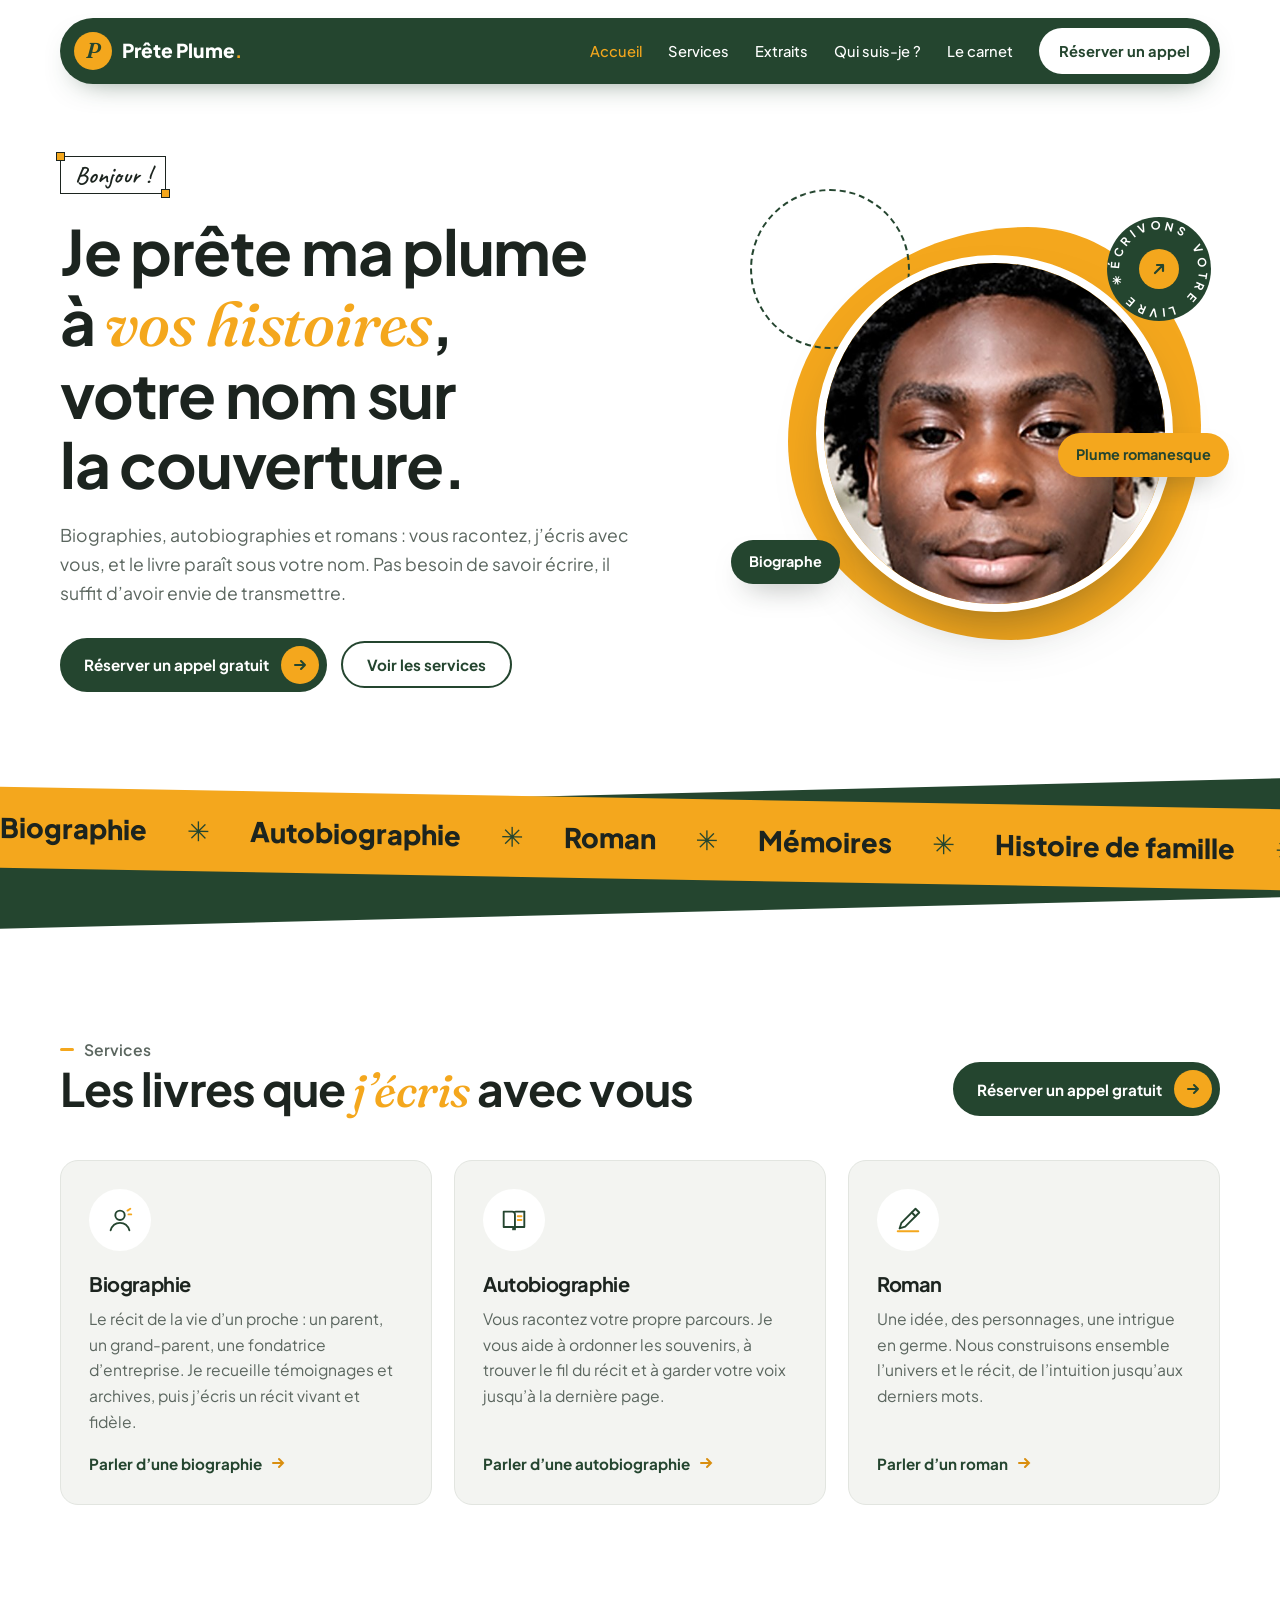
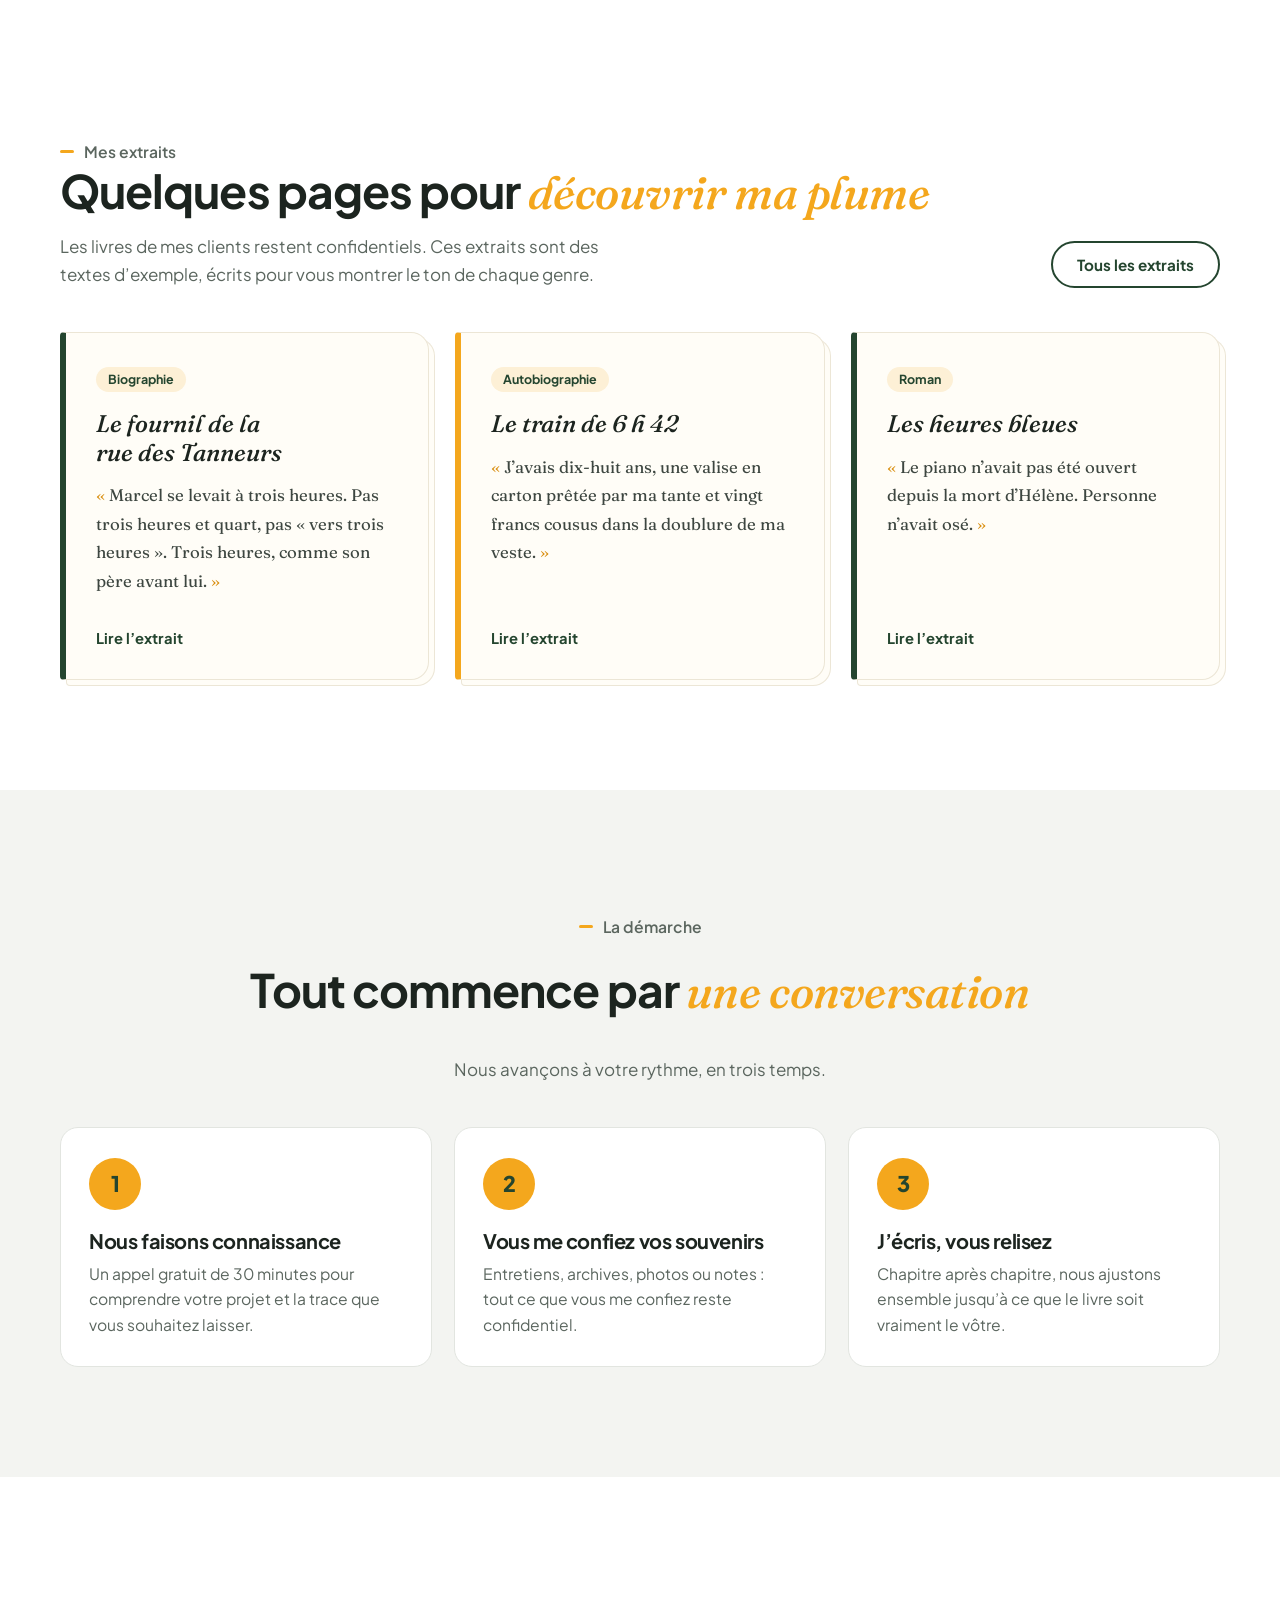
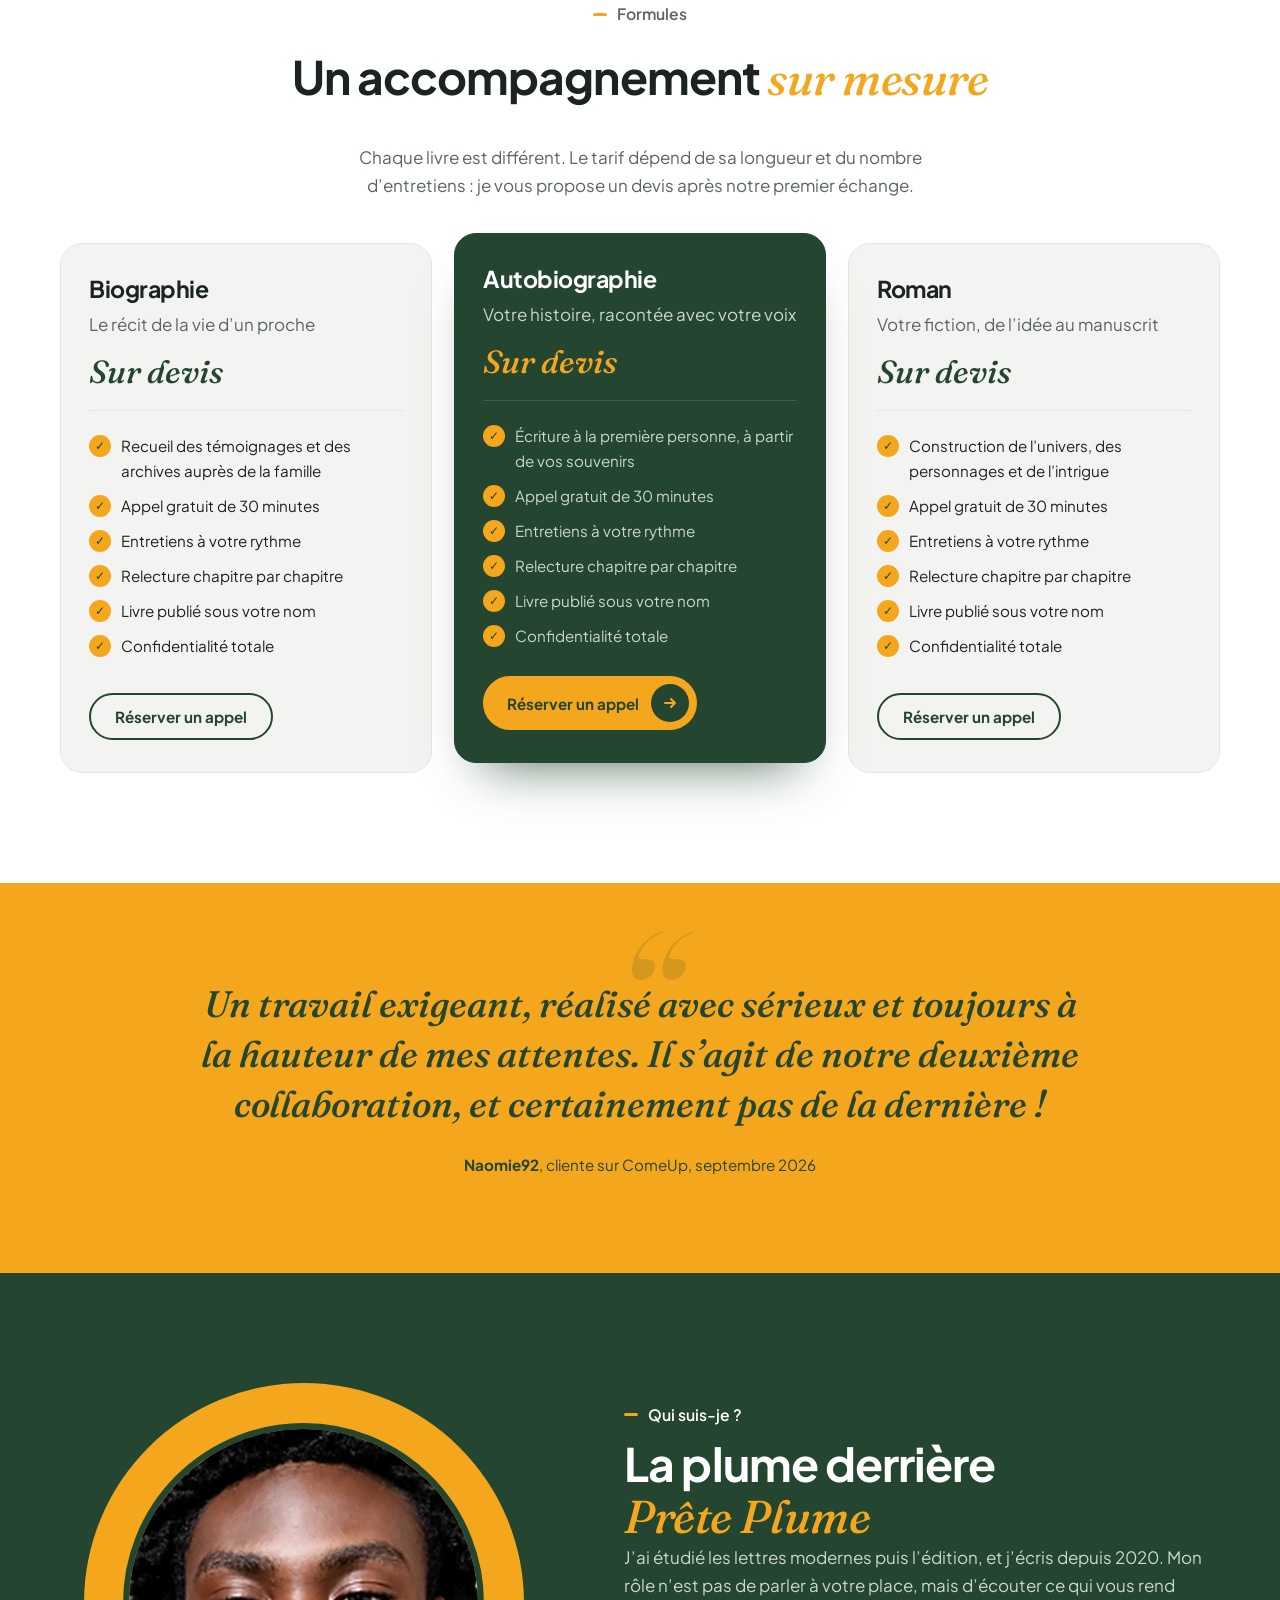
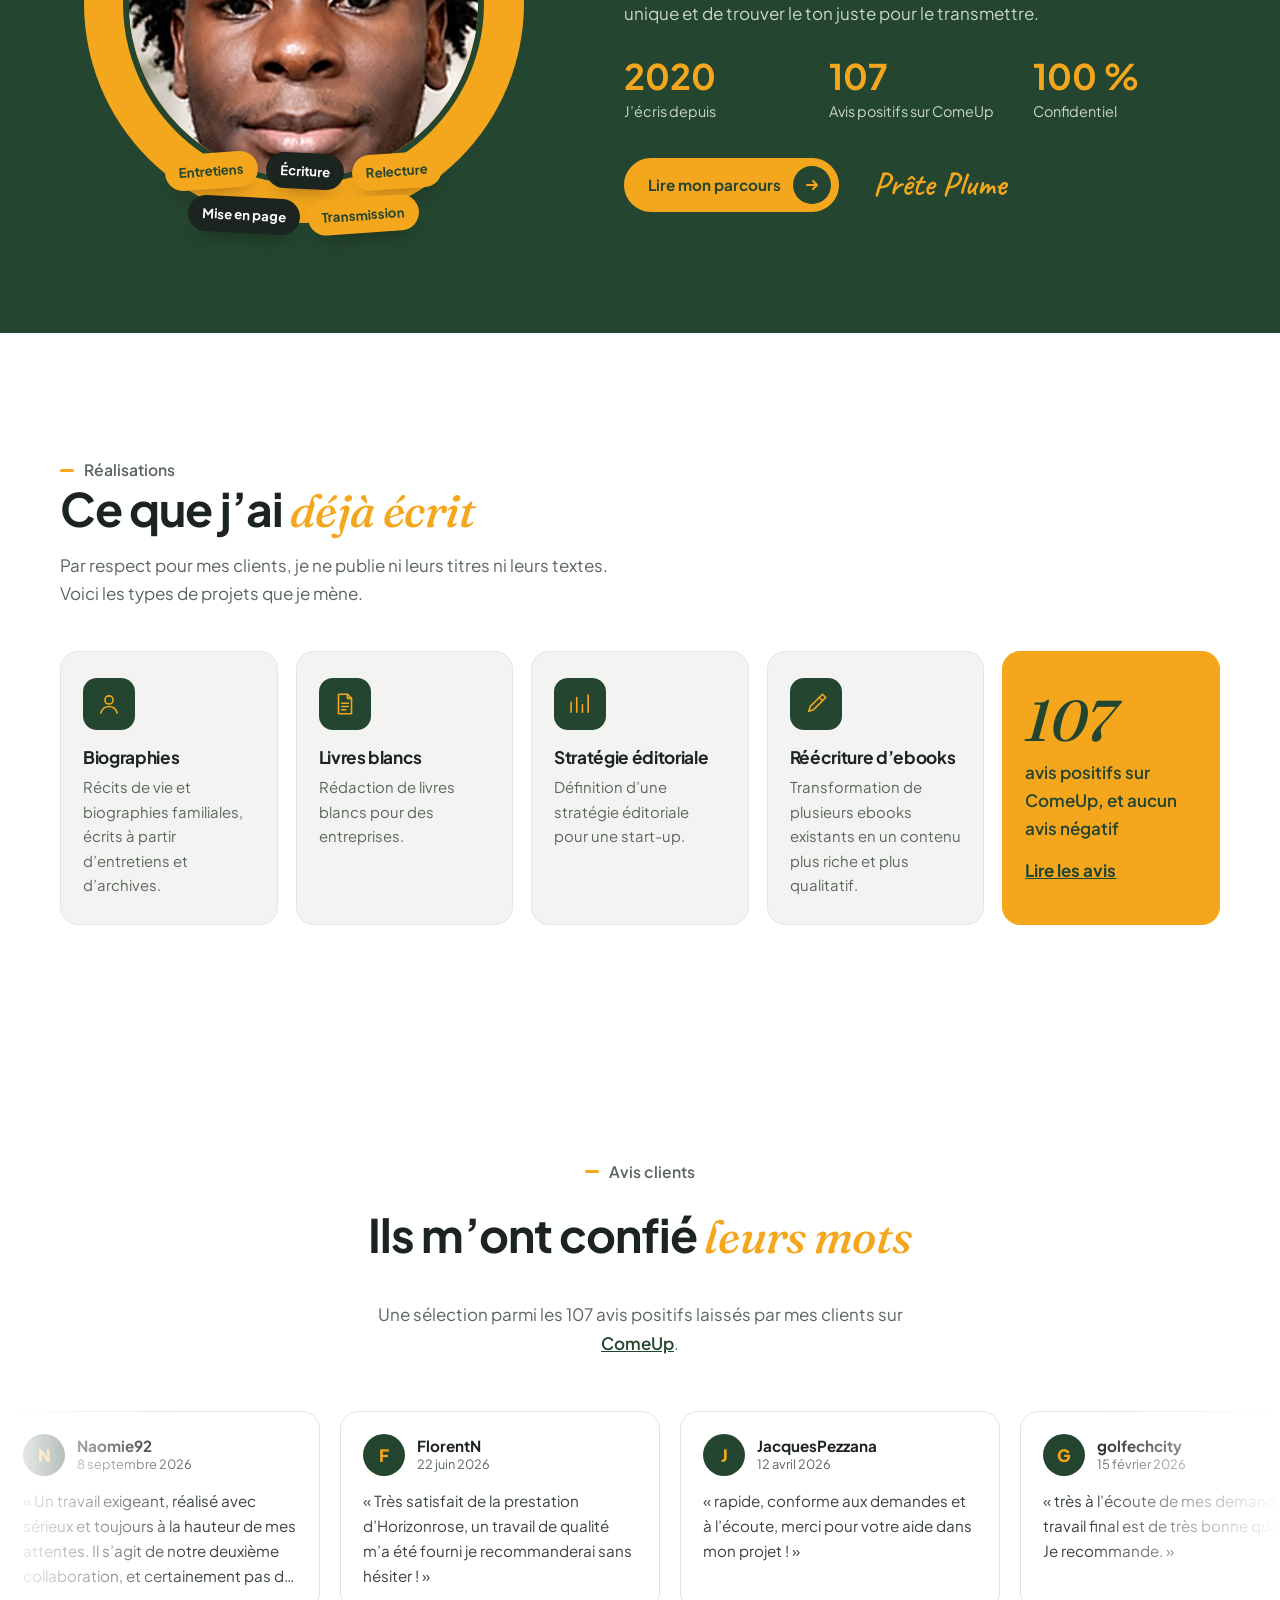
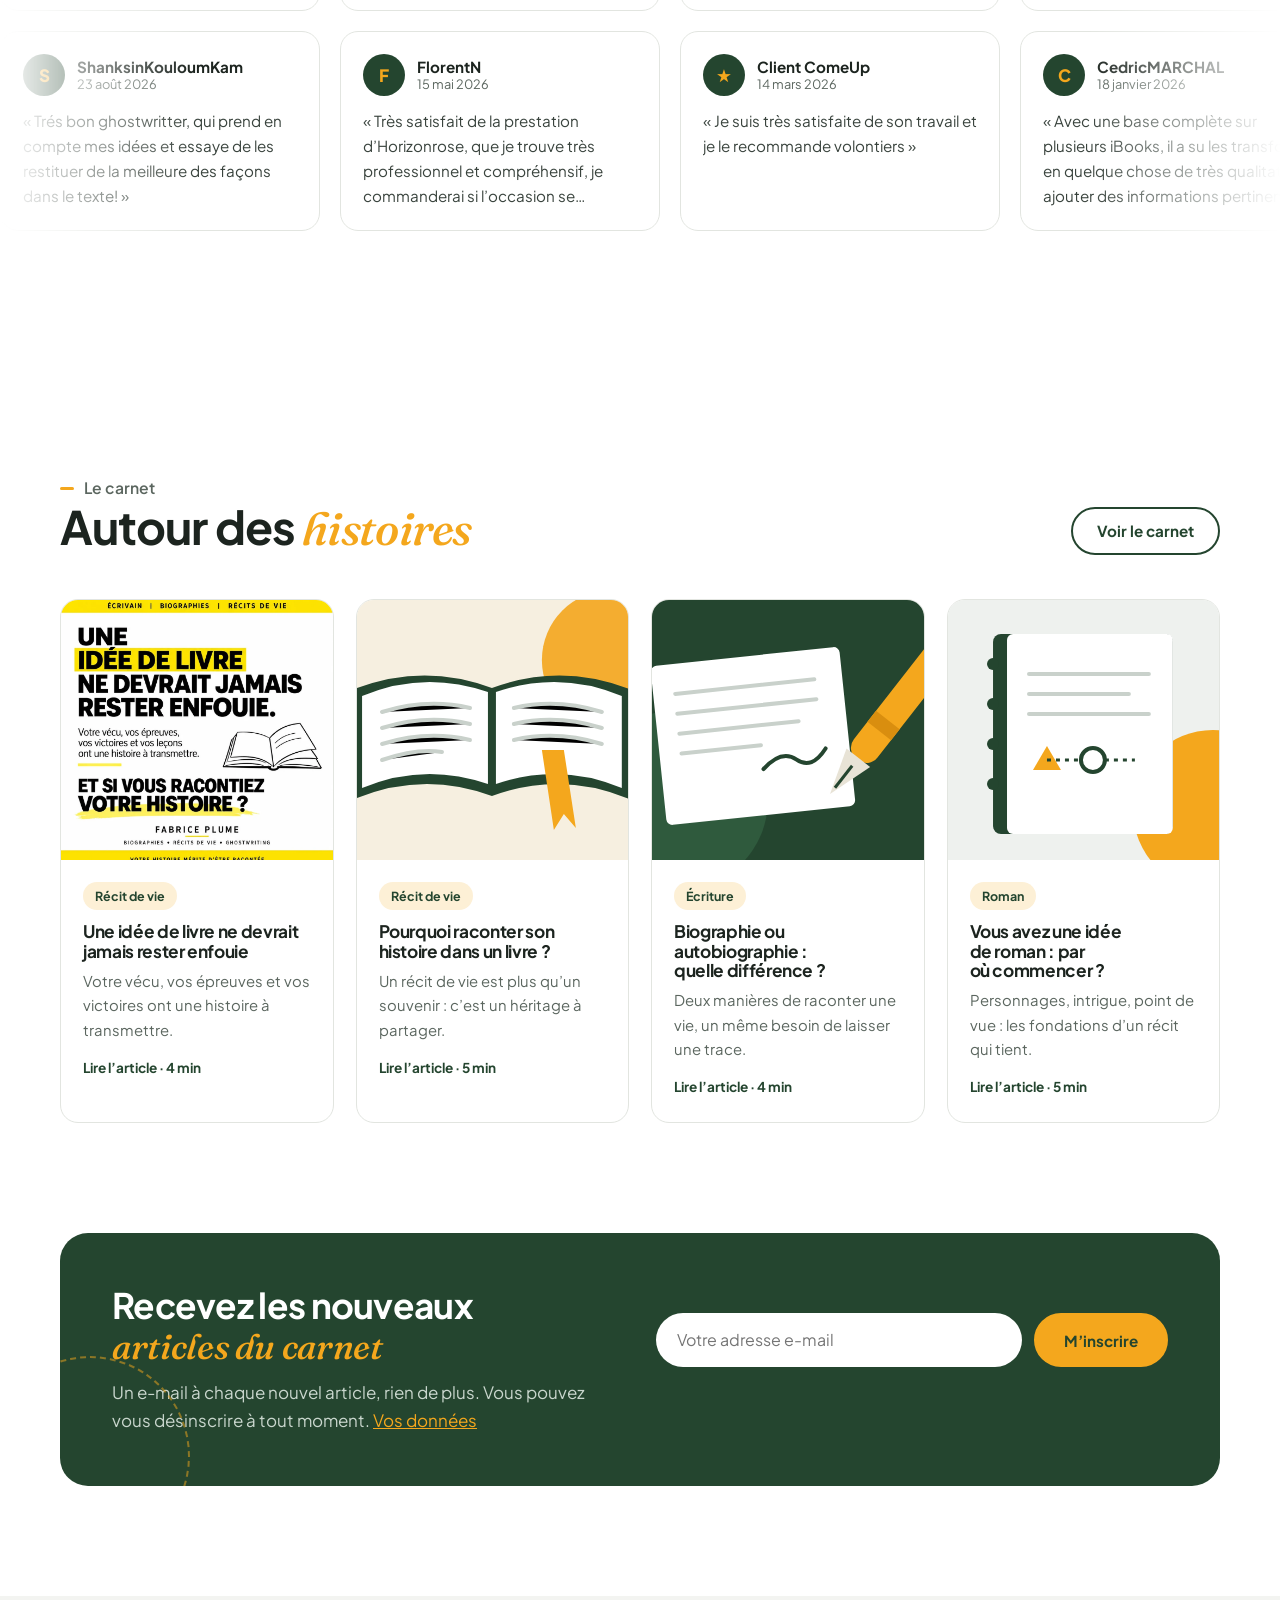
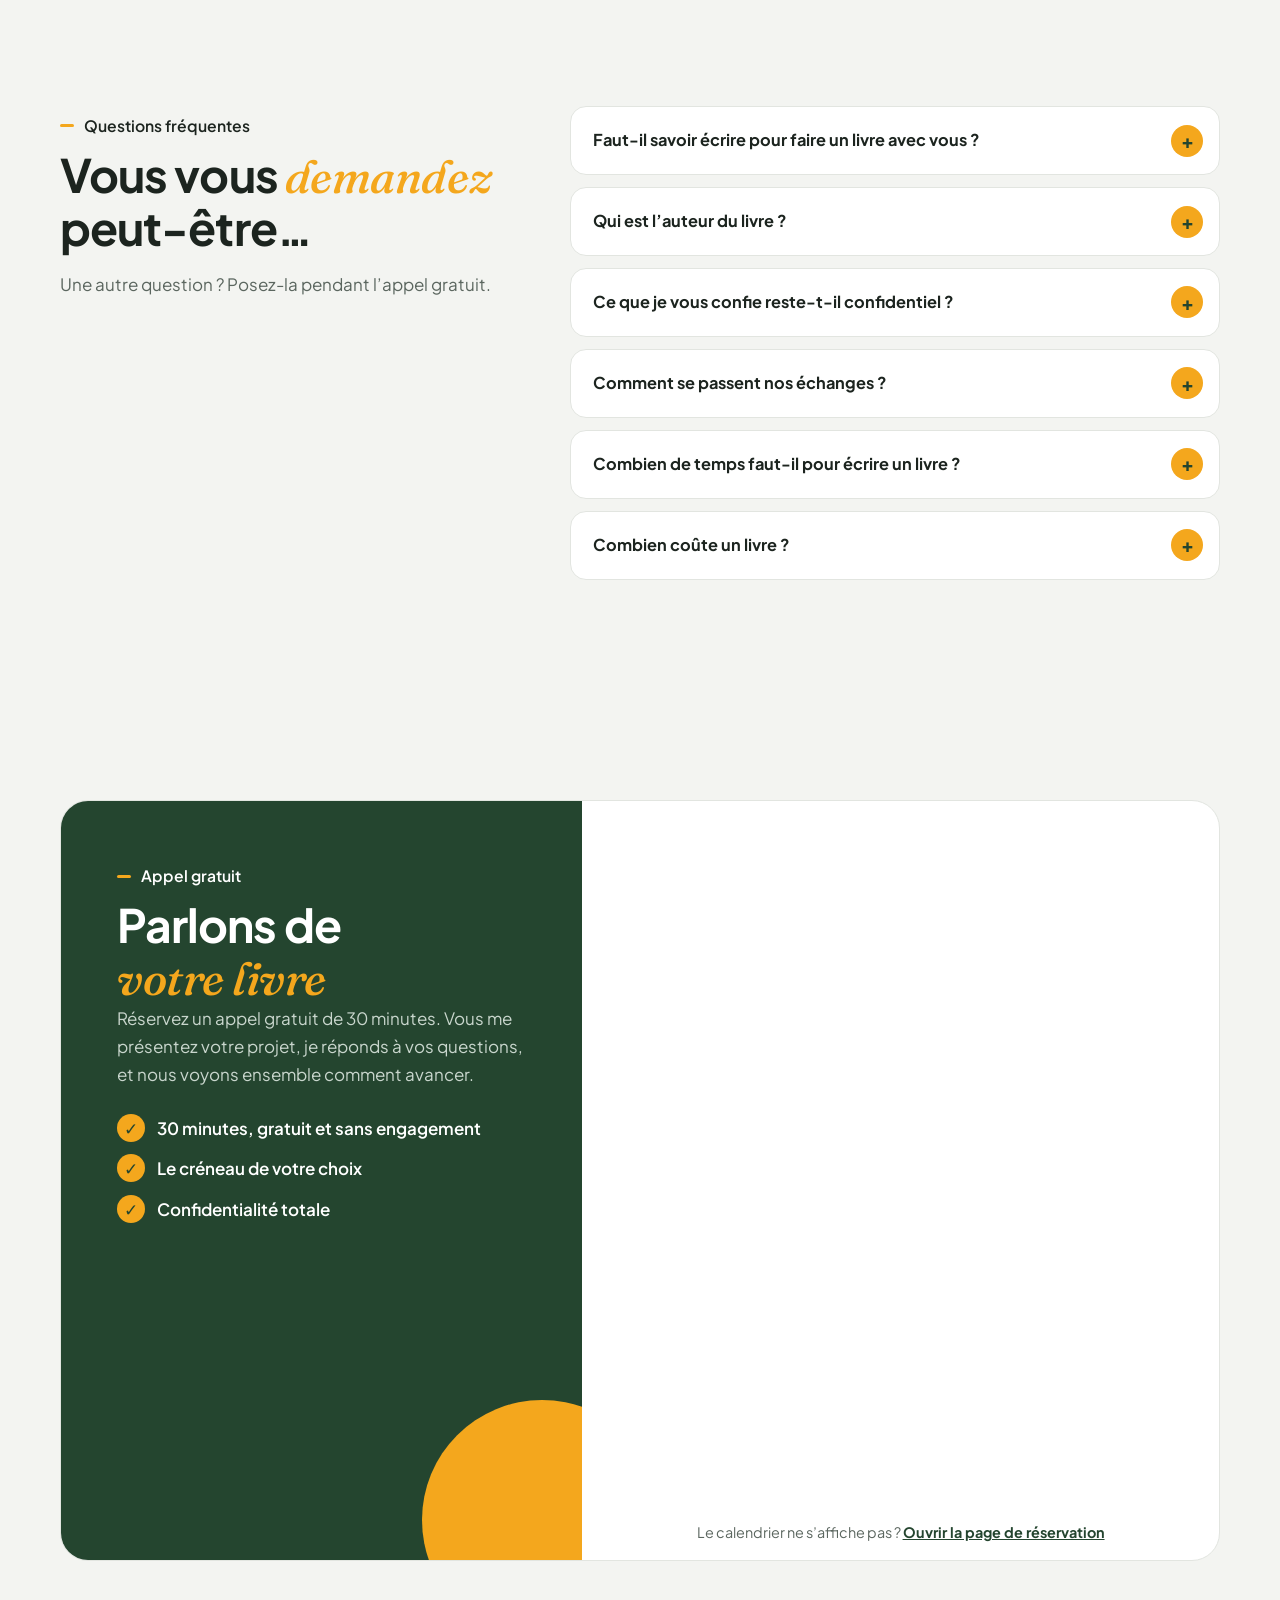
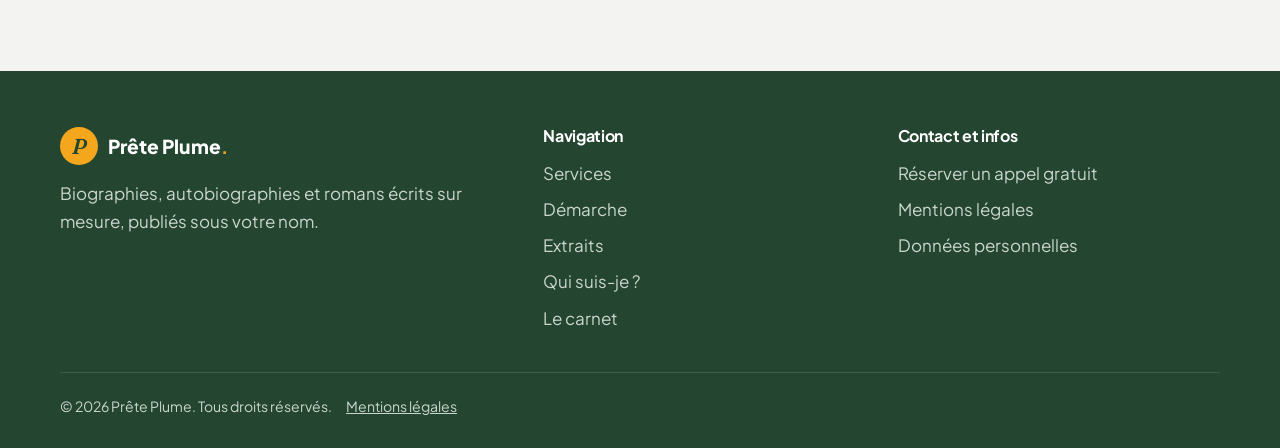
<file: index.html>
<!doctype html>
<html lang="fr">
<head>
  <meta charset="utf-8">
  <meta name="viewport" content="width=device-width, initial-scale=1">
  <title>Prête Plume, biographies, autobiographies et romans sur mesure</title>
  <meta name="description" content="Prête Plume écrit avec vous biographies, autobiographies et romans. Vous racontez, j’écris, et le livre paraît sous votre nom.">
  <link rel="icon" href="images/favicon.svg" type="image/svg+xml">
  <link rel="preconnect" href="https://fonts.googleapis.com">
  <link rel="preconnect" href="https://fonts.gstatic.com" crossorigin>
  <link href="https://fonts.googleapis.com/css2?family=Caveat:wght@600&family=Fraunces:ital,wght@0,400;1,400;1,500&family=Plus+Jakarta+Sans:wght@400;500;600;700;800&display=swap" rel="stylesheet">
  <link rel="stylesheet" href="styles.css">
</head>
<body>
  <div class="entete-zone">
    <header class="entete">
      <a class="logo" href="index.html"><span class="logo-rond" aria-hidden="true">P</span><span>Prête Plume<b>.</b></span></a>
      <button class="bouton-menu" type="button" aria-expanded="false" aria-controls="navigation">Menu</button>
      <nav class="navigation" id="navigation" aria-label="Navigation principale">
        <a href="index.html" aria-current="page">Accueil</a>
        <a href="#services">Services</a>
        <a href="#extraits">Extraits</a>
        <a href="qui-suis-je.html">Qui suis-je ?</a>
        <a href="blog.html">Le carnet</a>
        <a class="bouton-nav" href="#contact">Réserver un appel</a>
      </nav>
    </header>
  </div>

  <main>
    <section class="ouverture" aria-labelledby="titre">
      <div>
        <p class="salut">Bonjour !</p>
        <h1 id="titre">Je prête ma plume à <span class="accent">vos histoires</span>, votre nom sur la couverture.</h1>
        <p class="chapeau">Biographies, autobiographies et romans : vous racontez, j’écris avec vous, et le livre paraît sous votre nom. Pas besoin de savoir écrire, il suffit d’avoir envie de transmettre.</p>
        <div class="actions">
          <a class="bouton" href="#contact">Réserver un appel gratuit <span class="rond" aria-hidden="true"><svg viewBox="0 0 16 16" fill="none" stroke="currentColor" stroke-width="2" stroke-linecap="round" stroke-linejoin="round"><path d="M3 8h10M9 4l4 4-4 4"/></svg></span></a>
          <a class="bouton bouton-contour" href="#services">Voir les services</a>
        </div>
      </div>

      <div class="visuel">
        <div class="forme" aria-hidden="true"></div>
        <div class="forme-2" aria-hidden="true"></div>
        <div class="photo"><img src="images/portrait.jpg" alt="Portrait de l’auteur de Prête Plume" width="480" height="480"></div>
        <a class="badge" href="#contact" aria-label="Écrivons votre livre : me contacter">
          <svg class="texte-rond" viewBox="0 0 100 100" aria-hidden="true">
            <defs><path id="cercle-badge" d="M50 50 m-38 0 a38 38 0 1 1 76 0 a38 38 0 1 1 -76 0"/></defs>
            <text fill="currentColor" font-size="11" font-weight="700" font-family="Plus Jakarta Sans, sans-serif" xml:space="preserve"><textPath href="#cercle-badge" textLength="232" lengthAdjust="spacing">ÉCRIVONS  VOTRE  LIVRE  ✳</textPath></text>
          </svg>
          <span class="coeur" aria-hidden="true"><svg viewBox="0 0 16 16" fill="none" stroke="currentColor" stroke-width="2.2" stroke-linecap="round" stroke-linejoin="round"><path d="M4 12L12 4M6 4h6v6"/></svg></span>
        </a>
        <span class="pastille pastille-vert p1">Biographe</span>
        <span class="pastille pastille-jaune p2">Plume romanesque</span>
      </div>
    </section>

    <div class="bandeau" aria-hidden="true">
      <div class="bandeau-piste">
        <div class="bandeau-ruban">
          <span>Biographie</span><span>Autobiographie</span><span>Roman</span><span>Mémoires</span><span>Histoire de famille</span><span>Récit de vie</span>
          <span>Biographie</span><span>Autobiographie</span><span>Roman</span><span>Mémoires</span><span>Histoire de famille</span><span>Récit de vie</span>
        </div>
      </div>
    </div>

    <section class="section" id="services" aria-labelledby="titre-services">
      <div class="conteneur">
        <div class="section-entete">
          <div>
            <p class="surtitre">Services</p>
            <h2 id="titre-services">Les livres que <span class="accent">j’écris</span> avec vous</h2>
          </div>
          <a class="bouton" href="#contact">Réserver un appel gratuit <span class="rond" aria-hidden="true"><svg viewBox="0 0 16 16" fill="none" stroke="currentColor" stroke-width="2" stroke-linecap="round" stroke-linejoin="round"><path d="M3 8h10M9 4l4 4-4 4"/></svg></span></a>
        </div>
        <div class="cartes">
          <article class="carte">
            <span class="icone" aria-hidden="true"><svg viewBox="0 0 32 32" fill="none" stroke="#24452f" stroke-width="2" stroke-linecap="round" stroke-linejoin="round"><circle cx="16" cy="11" r="5"/><path d="M6 27c1.5-5 5.5-8 10-8s8.5 3 10 8"/><path d="M24 6l3-2M25 10h3" stroke="#f4a71d"/></svg></span>
            <h3>Biographie</h3>
            <p>Le récit de la vie d’un proche : un parent, un grand-parent, une fondatrice d’entreprise. Je recueille témoignages et archives, puis j’écris un récit vivant et fidèle.</p>
            <a class="lien" href="#contact">Parler d’une biographie <svg viewBox="0 0 16 16" fill="none" stroke="currentColor" stroke-width="2" stroke-linecap="round"><path d="M3 8h10M9 4l4 4-4 4"/></svg></a>
          </article>
          <article class="carte">
            <span class="icone" aria-hidden="true"><svg viewBox="0 0 32 32" fill="none" stroke="#24452f" stroke-width="2" stroke-linecap="round" stroke-linejoin="round"><path d="M5 7h9a3 3 0 013 3v16a2.5 2.5 0 00-2.5-2.5H5z"/><path d="M27 7h-9a3 3 0 00-1 .2"/><path d="M27 7v16.5h-9.5A2.5 2.5 0 0015 26"/><path d="M20 12h4M20 16h4" stroke="#f4a71d"/></svg></span>
            <h3>Autobiographie</h3>
            <p>Vous racontez votre propre parcours. Je vous aide à ordonner les souvenirs, à trouver le fil du récit et à garder votre voix jusqu’à la dernière page.</p>
            <a class="lien" href="#contact">Parler d’une autobiographie <svg viewBox="0 0 16 16" fill="none" stroke="currentColor" stroke-width="2" stroke-linecap="round"><path d="M3 8h10M9 4l4 4-4 4"/></svg></a>
          </article>
          <article class="carte">
            <span class="icone" aria-hidden="true"><svg viewBox="0 0 32 32" fill="none" stroke="#24452f" stroke-width="2" stroke-linecap="round" stroke-linejoin="round"><path d="M24 4l4 4-15 15-6 2 2-6z"/><path d="M20 8l4 4"/><path d="M5 28h22" stroke="#f4a71d"/></svg></span>
            <h3>Roman</h3>
            <p>Une idée, des personnages, une intrigue en germe. Nous construisons ensemble l’univers et le récit, de l’intuition jusqu’aux derniers mots.</p>
            <a class="lien" href="#contact">Parler d’un roman <svg viewBox="0 0 16 16" fill="none" stroke="currentColor" stroke-width="2" stroke-linecap="round"><path d="M3 8h10M9 4l4 4-4 4"/></svg></a>
          </article>
        </div>
      </div>
    </section>

    <section class="section extraits" id="extraits" aria-labelledby="titre-extraits">
      <div class="conteneur">
        <div class="section-entete">
          <div>
            <p class="surtitre">Mes extraits</p>
            <h2 id="titre-extraits">Quelques pages pour <span class="accent">découvrir ma plume</span></h2>
            <p>Les livres de mes clients restent confidentiels. Ces extraits sont des textes d’exemple, écrits pour vous montrer le ton de chaque genre.</p>
          </div>
          <a class="bouton bouton-contour" href="extraits.html">Tous les extraits</a>
        </div>
        <div class="pages-livre">
          <a class="page-livre" href="extraits.html#biographie">
            <span class="page-genre">Biographie</span>
            <h3>Le fournil de la rue des Tanneurs</h3>
            <p>Marcel se levait à trois heures. Pas trois heures et quart, pas « vers trois heures ». Trois heures, comme son père avant lui.</p>
            <span class="page-lire">Lire l’extrait</span>
          </a>
          <a class="page-livre" href="extraits.html#autobiographie">
            <span class="page-genre">Autobiographie</span>
            <h3>Le train de 6 h 42</h3>
            <p>J’avais dix-huit ans, une valise en carton prêtée par ma tante et vingt francs cousus dans la doublure de ma veste.</p>
            <span class="page-lire">Lire l’extrait</span>
          </a>
          <a class="page-livre" href="extraits.html#roman">
            <span class="page-genre">Roman</span>
            <h3>Les heures bleues</h3>
            <p>Le piano n’avait pas été ouvert depuis la mort d’Hélène. Personne n’avait osé.</p>
            <span class="page-lire">Lire l’extrait</span>
          </a>
        </div>
      </div>
    </section>

    <section class="section demarche" id="demarche" aria-labelledby="titre-demarche">
      <div class="conteneur">
        <div class="section-entete centre">
          <p class="surtitre">La démarche</p>
          <h2 id="titre-demarche">Tout commence par <span class="accent">une conversation</span></h2>
          <p>Nous avançons à votre rythme, en trois temps.</p>
        </div>
        <ol class="etapes">
          <li>
            <h3>Nous faisons connaissance</h3>
            <p>Un appel gratuit de 30 minutes pour comprendre votre projet et la trace que vous souhaitez laisser.</p>
          </li>
          <li>
            <h3>Vous me confiez vos souvenirs</h3>
            <p>Entretiens, archives, photos ou notes : tout ce que vous me confiez reste confidentiel.</p>
          </li>
          <li>
            <h3>J’écris, vous relisez</h3>
            <p>Chapitre après chapitre, nous ajustons ensemble jusqu’à ce que le livre soit vraiment le vôtre.</p>
          </li>
        </ol>
      </div>
    </section>

    <section class="section formules" id="formules" aria-labelledby="titre-formules">
      <div class="conteneur">
        <div class="section-entete centre">
          <p class="surtitre">Formules</p>
          <h2 id="titre-formules">Un accompagnement <span class="accent">sur mesure</span></h2>
          <p>Chaque livre est différent. Le tarif dépend de sa longueur et du nombre d’entretiens : je vous propose un devis après notre premier échange.</p>
        </div>
        <div class="formules-grille">
          <article class="formule">
            <h3>Biographie</h3>
            <p class="formule-sous">Le récit de la vie d’un proche</p>
            <p class="formule-prix">Sur devis</p>
            <ul class="formule-liste"><li>Recueil des témoignages et des archives auprès de la famille</li><li>Appel gratuit de 30 minutes</li><li>Entretiens à votre rythme</li><li>Relecture chapitre par chapitre</li><li>Livre publié sous votre nom</li><li>Confidentialité totale</li></ul>
            <a class="bouton bouton-contour" href="#contact">Réserver un appel</a>
          </article>
          <article class="formule formule-vedette">
            <h3>Autobiographie</h3>
            <p class="formule-sous">Votre histoire, racontée avec votre voix</p>
            <p class="formule-prix">Sur devis</p>
            <ul class="formule-liste"><li>Écriture à la première personne, à partir de vos souvenirs</li><li>Appel gratuit de 30 minutes</li><li>Entretiens à votre rythme</li><li>Relecture chapitre par chapitre</li><li>Livre publié sous votre nom</li><li>Confidentialité totale</li></ul>
            <a class="bouton bouton-jaune" href="#contact">Réserver un appel <span class="rond" aria-hidden="true"><svg viewBox="0 0 16 16" fill="none" stroke="currentColor" stroke-width="2" stroke-linecap="round" stroke-linejoin="round"><path d="M3 8h10M9 4l4 4-4 4"/></svg></span></a>
          </article>
          <article class="formule">
            <h3>Roman</h3>
            <p class="formule-sous">Votre fiction, de l’idée au manuscrit</p>
            <p class="formule-prix">Sur devis</p>
            <ul class="formule-liste"><li>Construction de l’univers, des personnages et de l’intrigue</li><li>Appel gratuit de 30 minutes</li><li>Entretiens à votre rythme</li><li>Relecture chapitre par chapitre</li><li>Livre publié sous votre nom</li><li>Confidentialité totale</li></ul>
            <a class="bouton bouton-contour" href="#contact">Réserver un appel</a>
          </article>
        </div>
      </div>
    </section>

    <section class="citation" aria-label="Avis client">
      <div class="conteneur">
        <span class="citation-guillemet" aria-hidden="true">“</span>
        <blockquote>
          <p>Un travail exigeant, réalisé avec sérieux et toujours à la hauteur de mes attentes. Il s’agit de notre deuxième collaboration, et certainement pas de la dernière !</p>
          <footer><strong>Naomie92</strong>, cliente sur ComeUp, septembre 2026</footer>
        </blockquote>
      </div>
    </section>

    <section class="section apropos" aria-labelledby="titre-apropos">
      <div class="conteneur">
        <div class="apropos-visuel">
          <div class="cercle" aria-hidden="true"></div>
          <div class="photo"><img src="images/portrait.jpg" alt="" width="480" height="480" loading="lazy"></div>
          <div class="nuage" aria-hidden="true"><span>Entretiens</span><span>Écriture</span><span>Relecture</span><span>Mise en page</span><span>Transmission</span></div>
        </div>
        <div>
          <p class="surtitre">Qui suis-je ?</p>
          <h2 id="titre-apropos">La plume derrière <span class="accent">Prête Plume</span></h2>
          <p>J’ai étudié les lettres modernes puis l’édition, et j’écris depuis 2020. Mon rôle n’est pas de parler à votre place, mais d’écouter ce qui vous rend unique et de trouver le ton juste pour le transmettre.</p>
          <ul class="chiffres">
            <li><strong>2020</strong><span>J’écris depuis</span></li>
            <li><strong>107</strong><span>Avis positifs sur ComeUp</span></li>
            <li><strong>100 %</strong><span>Confidentiel</span></li>
          </ul>
          <div class="actions">
            <a class="bouton bouton-jaune" href="qui-suis-je.html">Lire mon parcours <span class="rond" aria-hidden="true"><svg viewBox="0 0 16 16" fill="none" stroke="currentColor" stroke-width="2" stroke-linecap="round" stroke-linejoin="round"><path d="M3 8h10M9 4l4 4-4 4"/></svg></span></a>
            <span class="signature" aria-hidden="true">Prête Plume</span>
          </div>
        </div>
      </div>
    </section>

    <section class="section realisations" id="realisations" aria-labelledby="titre-realisations">
      <div class="conteneur">
        <div class="section-entete">
          <div>
            <p class="surtitre">Réalisations</p>
            <h2 id="titre-realisations">Ce que j’ai <span class="accent">déjà écrit</span></h2>
            <p>Par respect pour mes clients, je ne publie ni leurs titres ni leurs textes. Voici les types de projets que je mène.</p>
          </div>
        </div>
        <div class="realisations-grille">
          <article class="realisation">
            <span class="realisation-icone" aria-hidden="true"><svg viewBox="0 0 32 32" fill="none" stroke="currentColor" stroke-width="2" stroke-linecap="round" stroke-linejoin="round"><circle cx="16" cy="11" r="5"/><path d="M6 27c1.5-5 5.5-8 10-8s8.5 3 10 8"/></svg></span>
            <h3>Biographies</h3>
            <p>Récits de vie et biographies familiales, écrits à partir d’entretiens et d’archives.</p>
          </article>
          <article class="realisation">
            <span class="realisation-icone" aria-hidden="true"><svg viewBox="0 0 32 32" fill="none" stroke="currentColor" stroke-width="2" stroke-linecap="round" stroke-linejoin="round"><path d="M8 4h11l5 5v19H8z"/><path d="M19 4v5h5M12 15h8M12 19h8M12 23h5"/></svg></span>
            <h3>Livres blancs</h3>
            <p>Rédaction de livres blancs pour des entreprises.</p>
          </article>
          <article class="realisation">
            <span class="realisation-icone" aria-hidden="true"><svg viewBox="0 0 32 32" fill="none" stroke="currentColor" stroke-width="2" stroke-linecap="round" stroke-linejoin="round"><path d="M5 26V14M12 26V8M19 26v-9M26 26V5"/></svg></span>
            <h3>Stratégie éditoriale</h3>
            <p>Définition d’une stratégie éditoriale pour une start-up.</p>
          </article>
          <article class="realisation">
            <span class="realisation-icone" aria-hidden="true"><svg viewBox="0 0 32 32" fill="none" stroke="currentColor" stroke-width="2" stroke-linecap="round" stroke-linejoin="round"><path d="M24 4l4 4-15 15-6 2 2-6z"/><path d="M20 8l4 4"/></svg></span>
            <h3>Réécriture d’ebooks</h3>
            <p>Transformation de plusieurs ebooks existants en un contenu plus riche et plus qualitatif.</p>
          </article>
          <div class="realisation realisation-chiffre">
            <strong>107</strong>
            <span>avis positifs sur ComeUp, et aucun avis négatif</span>
            <a href="#avis">Lire les avis</a>
          </div>
        </div>
      </div>
    </section>

    <section class="section avis" id="avis" aria-labelledby="titre-avis">
      <div class="conteneur">
        <div class="section-entete centre">
          <p class="surtitre">Avis clients</p>
          <h2 id="titre-avis">Ils m’ont confié <span class="accent">leurs mots</span></h2>
          <p>Une sélection parmi les 107 avis positifs laissés par mes clients sur <a href="https://comeup.com/fr/@horizonrose" target="_blank" rel="noopener">ComeUp</a>.</p>
        </div>
      </div>
      <!-- Avis réels recopiés depuis le profil ComeUp, sans modification -->
      <div class="defile">
        <div class="defile-piste">
            <figure class="avis-carte">
              <div class="avis-tete"><span class="avis-initiale" aria-hidden="true">N</span><figcaption><strong>Naomie92</strong><time datetime="2026-09-08">8 septembre 2026</time></figcaption></div>
              <blockquote>« Un travail exigeant, réalisé avec sérieux et toujours à la hauteur de mes attentes. Il s’agit de notre deuxième collaboration, et certainement pas de la dernière ! »</blockquote>
            </figure>
            <figure class="avis-carte">
              <div class="avis-tete"><span class="avis-initiale" aria-hidden="true">F</span><figcaption><strong>FlorentN</strong><time datetime="2026-06-22">22 juin 2026</time></figcaption></div>
              <blockquote>« Très satisfait de la prestation d’Horizonrose, un travail de qualité m’a été fourni je recommanderai sans hésiter ! »</blockquote>
            </figure>
            <figure class="avis-carte">
              <div class="avis-tete"><span class="avis-initiale" aria-hidden="true">J</span><figcaption><strong>JacquesPezzana</strong><time datetime="2026-04-12">12 avril 2026</time></figcaption></div>
              <blockquote>« rapide, conforme aux demandes et à l’écoute, merci pour votre aide dans mon projet ! »</blockquote>
            </figure>
            <figure class="avis-carte">
              <div class="avis-tete"><span class="avis-initiale" aria-hidden="true">G</span><figcaption><strong>golfechcity</strong><time datetime="2026-02-15">15 février 2026</time></figcaption></div>
              <blockquote>« très à l’écoute de mes demandes. Le travail final est de très bonne qualité. Je recommande. »</blockquote>
            </figure>
            <figure class="avis-carte">
              <div class="avis-tete"><span class="avis-initiale" aria-hidden="true">I</span><figcaption><strong>Isabelle45</strong><time datetime="2026-01-06">6 janvier 2026</time></figcaption></div>
              <blockquote>« Je suis très satisfaite du design proposé par Horizonrose. C’est sobre et je suis ravie des photos. Merci pour cette belle proposition. »</blockquote>
            </figure>
        </div>
      </div>
      <div class="defile defile-inverse">
        <div class="defile-piste">
            <figure class="avis-carte">
              <div class="avis-tete"><span class="avis-initiale" aria-hidden="true">S</span><figcaption><strong>ShanksinKouloumKam</strong><time datetime="2026-08-23">23 août 2026</time></figcaption></div>
              <blockquote>« Trés bon ghostwritter, qui prend en compte mes idées et essaye de les restituer de la meilleure des façons dans le texte! »</blockquote>
            </figure>
            <figure class="avis-carte">
              <div class="avis-tete"><span class="avis-initiale" aria-hidden="true">F</span><figcaption><strong>FlorentN</strong><time datetime="2026-05-15">15 mai 2026</time></figcaption></div>
              <blockquote>« Très satisfait de la prestation d’Horizonrose, que je trouve très professionnel et compréhensif, je commanderai si l’occasion se présente… »</blockquote>
            </figure>
            <figure class="avis-carte">
              <div class="avis-tete"><span class="avis-initiale" aria-hidden="true">★</span><figcaption><strong>Client ComeUp</strong><time datetime="2026-03-14">14 mars 2026</time></figcaption></div>
              <blockquote>« Je suis très satisfaite de son travail et je le recommande volontiers »</blockquote>
            </figure>
            <figure class="avis-carte">
              <div class="avis-tete"><span class="avis-initiale" aria-hidden="true">C</span><figcaption><strong>CedricMARCHAL</strong><time datetime="2026-01-18">18 janvier 2026</time></figcaption></div>
              <blockquote>« Avec une base complète sur plusieurs iBooks, il a su les transformer en quelque chose de très qualitatif et ajouter des informations pertinentes sur des sujets… »</blockquote>
            </figure>
        </div>
      </div>
    </section>

    <section class="section" aria-labelledby="titre-carnet">
      <div class="conteneur">
        <div class="section-entete">
          <div>
            <p class="surtitre">Le carnet</p>
            <h2 id="titre-carnet">Autour des <span class="accent">histoires</span></h2>
          </div>
          <a class="bouton bouton-contour" href="blog.html">Voir le carnet</a>
        </div>
        <div class="articles">
          <a class="article" href="article-idee-de-livre.html"><img src="images/idee-de-livre.webp" alt="" width="400" height="260" loading="lazy" class="vignette-carree"><div><span class="categorie">Récit de vie</span><h3 class="h3">Une idée de livre ne devrait jamais rester enfouie</h3><p>Votre vécu, vos épreuves et vos victoires ont une histoire à transmettre.</p><span class="lire">Lire l’article · 4 min</span></div></a>
          <a class="article" href="article-raconter-son-histoire.html"><img src="images/livre-ouvert.svg" alt="" width="400" height="260" loading="lazy"><div><span class="categorie">Récit de vie</span><h3 class="h3">Pourquoi raconter son histoire dans un livre ?</h3><p>Un récit de vie est plus qu’un souvenir : c’est un héritage à partager.</p><span class="lire">Lire l’article · 5 min</span></div></a>
          <a class="article" href="article-biographie-ou-autobiographie.html"><img src="images/plume.svg" alt="" width="400" height="260" loading="lazy"><div><span class="categorie">Écriture</span><h3 class="h3">Biographie ou autobiographie : quelle différence ?</h3><p>Deux manières de raconter une vie, un même besoin de laisser une trace.</p><span class="lire">Lire l’article · 4 min</span></div></a>
          <a class="article" href="article-idee-de-roman.html"><img src="images/carnet.svg" alt="" width="400" height="260" loading="lazy"><div><span class="categorie">Roman</span><h3 class="h3">Vous avez une idée de roman : par où commencer ?</h3><p>Personnages, intrigue, point de vue : les fondations d’un récit qui tient.</p><span class="lire">Lire l’article · 5 min</span></div></a>
        </div>
      </div>
    </section>

    <section class="lettre" aria-labelledby="titre-lettre">
      <div class="conteneur lettre-boite">
        <div>
          <h2 id="titre-lettre">Recevez les nouveaux <span class="accent">articles du carnet</span></h2>
          <p>Un e-mail à chaque nouvel article, rien de plus. Vous pouvez vous désinscrire à tout moment. <a href="mentions-legales.html#donnees">Vos données</a></p>
        </div>
        <form class="lettre-formulaire formulaire-netlify" name="lettre" method="POST" action="/merci.html" data-netlify="true" netlify-honeypot="adresse-web" data-succes="Inscription confirmée. À bientôt dans votre boîte mail.">
          <input type="hidden" name="form-name" value="lettre">
          <p class="visuellement-cache"><label>Ne pas remplir : <input name="adresse-web" tabindex="-1" autocomplete="off"></label></p>
          <label class="visuellement-cache" for="email-lettre">Votre adresse e-mail</label>
          <input type="email" id="email-lettre" name="email" autocomplete="email" placeholder="Votre adresse e-mail" required>
          <button class="bouton bouton-jaune" type="submit">M’inscrire</button>
          <p class="statut" role="status"></p>
        </form>
      </div>
    </section>

    <section class="section faq" id="questions" aria-labelledby="titre-faq">
      <div class="conteneur faq-grille">
        <div>
          <p class="surtitre">Questions fréquentes</p>
          <h2 id="titre-faq">Vous vous <span class="accent">demandez</span> peut-être…</h2>
          <p>Une autre question ? Posez-la pendant l’appel gratuit.</p>
        </div>
        <div class="questions">
          <details class="question">
            <summary>Faut-il savoir écrire pour faire un livre avec vous ?</summary>
            <p>Non. Vous racontez, à l’oral, avec vos mots. Je pose les questions, je mets en ordre et j’écris. Votre rôle est de partager vos souvenirs ou vos idées, et de relire.</p>
          </details>
          <details class="question">
            <summary>Qui est l’auteur du livre ?</summary>
            <p>Vous. Le livre paraît sous votre nom, ou sous celui de la personne dont il raconte la vie. Mon travail reste discret.</p>
          </details>
          <details class="question">
            <summary>Ce que je vous confie reste-t-il confidentiel ?</summary>
            <p>Oui. Vos souvenirs, vos documents et le texte du livre ne sont jamais partagés. C’est aussi pour cette raison que les extraits présentés sur ce site sont des textes d’exemple.</p>
          </details>
          <details class="question">
            <summary>Comment se passent nos échanges ?</summary>
            <p>Tout commence par un appel gratuit de 30 minutes pour comprendre votre projet. Viennent ensuite des entretiens, à votre rythme, pendant lesquels vous me racontez votre histoire. Je vous envoie les chapitres au fur et à mesure pour que vous puissiez les relire et les corriger.</p>
          </details>
          <details class="question">
            <summary>Combien de temps faut-il pour écrire un livre ?</summary>
            <p>Cela dépend de la longueur du livre et de la matière à recueillir. Nous fixons ensemble un calendrier réaliste dès le premier échange.</p>
          </details>
          <details class="question">
            <summary>Combien coûte un livre ?</summary>
            <p>Chaque projet est différent. Le tarif dépend surtout de la longueur du livre et du nombre d’entretiens. Je vous propose un devis après le premier échange, qui reste sans engagement.</p>
          </details>
        </div>
      </div>
    </section>

    <section class="section contact" id="contact" aria-labelledby="titre-contact">
      <div class="conteneur">
        <div class="contact-boite">
          <div class="contact-infos">
            <p class="surtitre">Appel gratuit</p>
            <h2 id="titre-contact">Parlons de <span class="accent">votre livre</span></h2>
            <p>Réservez un appel gratuit de 30 minutes. Vous me présentez votre projet, je réponds à vos questions, et nous voyons ensemble comment avancer.</p>
            <ul class="engagements">
              <li>30 minutes, gratuit et sans engagement</li>
              <li>Le créneau de votre choix</li>
              <li>Confidentialité totale</li>
            </ul>
          </div>
          <div class="reservation">
            <div class="calendly-inline-widget" data-url="https://calendly.com/mahoussefabrice/30min?primary_color=24452f" aria-label="Calendrier de réservation"></div>
            <p class="reservation-secours">Le calendrier ne s’affiche pas&nbsp;? <a href="https://calendly.com/mahoussefabrice/30min" target="_blank" rel="noopener">Ouvrir la page de réservation</a></p>
          </div>
        </div>
      </div>
    </section>
  </main>

  <footer class="pied">
    <div class="conteneur">
      <div>
        <a class="logo" href="index.html"><span class="logo-rond" aria-hidden="true">P</span><span>Prête Plume<b>.</b></span></a>
        <p>Biographies, autobiographies et romans écrits sur mesure, publiés sous votre nom.</p>
      </div>
      <div>
        <h3>Navigation</h3>
        <ul><li><a href="index.html#services">Services</a></li><li><a href="index.html#demarche">Démarche</a></li><li><a href="extraits.html">Extraits</a></li><li><a href="qui-suis-je.html">Qui suis-je ?</a></li><li><a href="blog.html">Le carnet</a></li></ul>
      </div>
      <div>
        <h3>Contact et infos</h3>
        <ul><li><a href="index.html#contact">Réserver un appel gratuit</a></li><li><a href="mentions-legales.html">Mentions légales</a></li><li><a href="mentions-legales.html#donnees">Données personnelles</a></li></ul>
      </div>
    </div>
    <p class="pied-bas">© <span class="annee"></span> Prête Plume. Tous droits réservés. <a href="mentions-legales.html">Mentions légales</a></p>
  </footer>
  <script src="script.js"></script>
  <script src="https://assets.calendly.com/assets/external/widget.js" async></script>
</body>
</html>
</file>
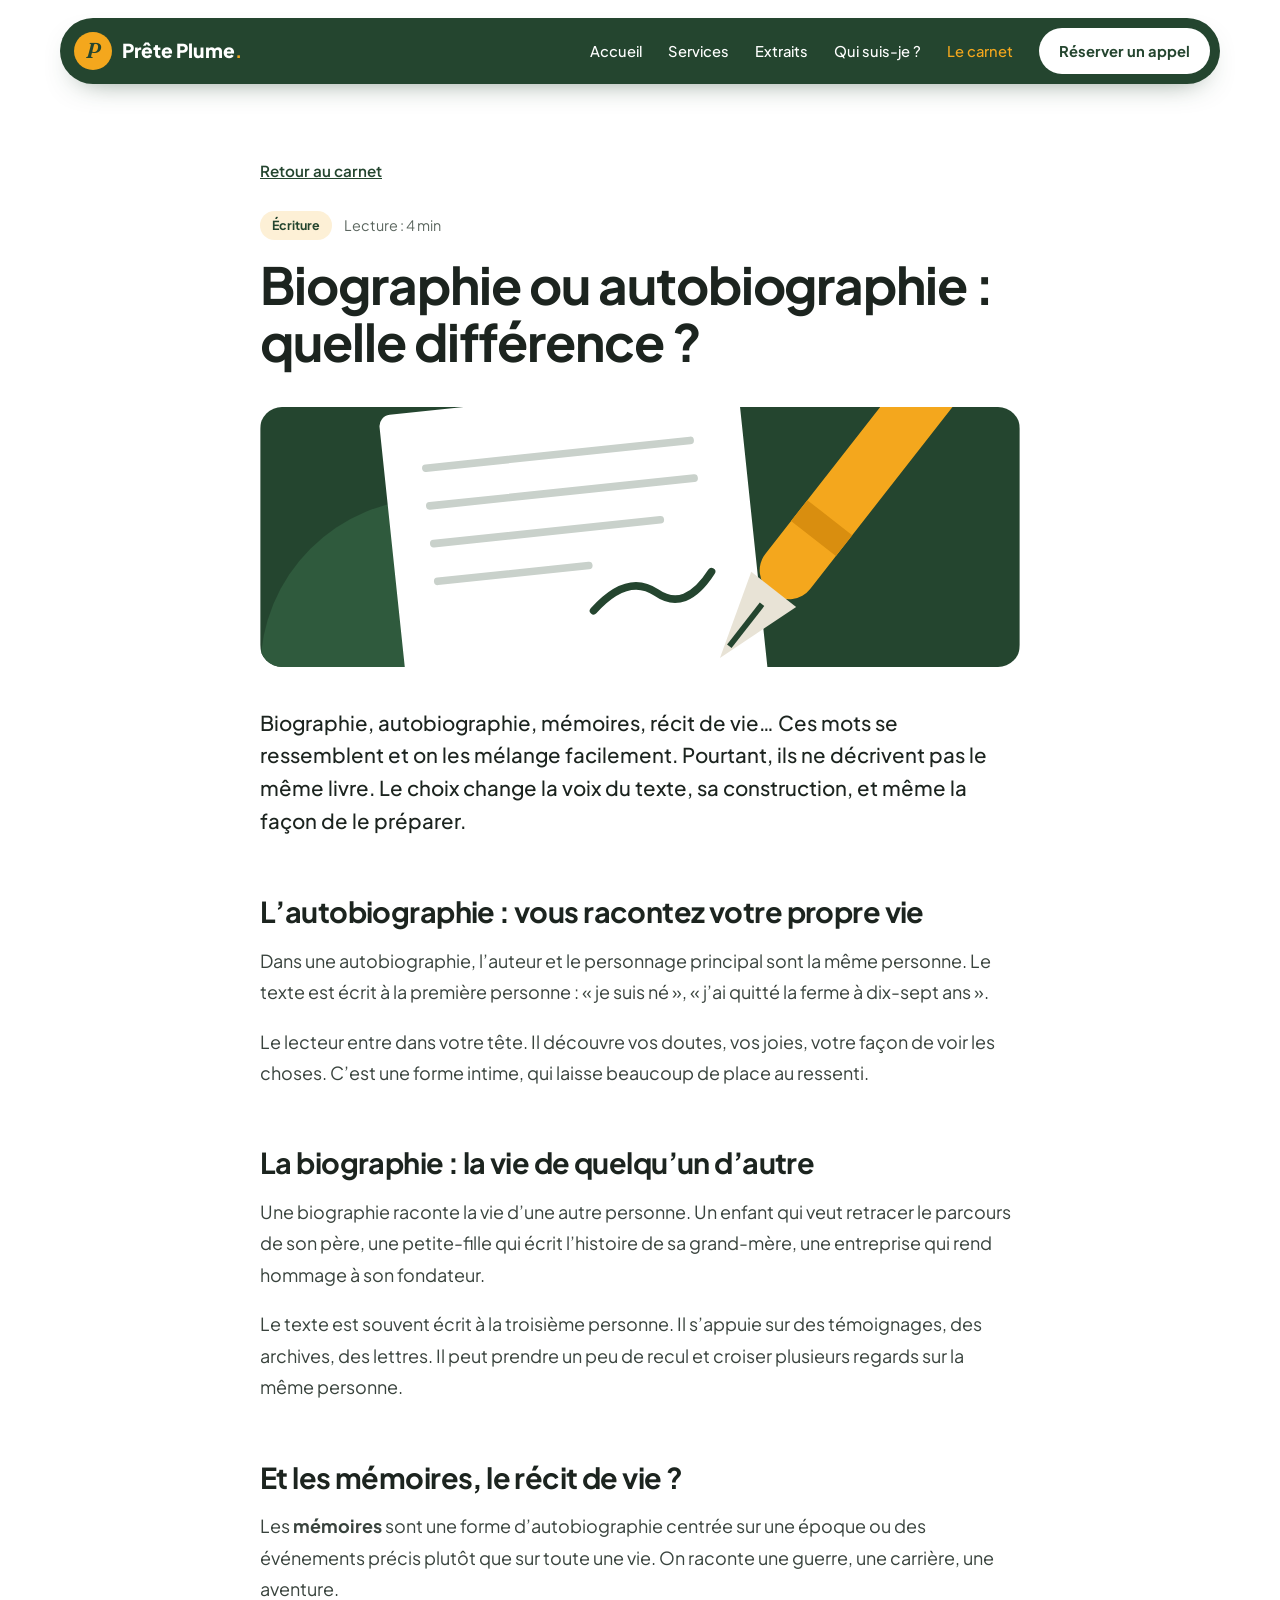
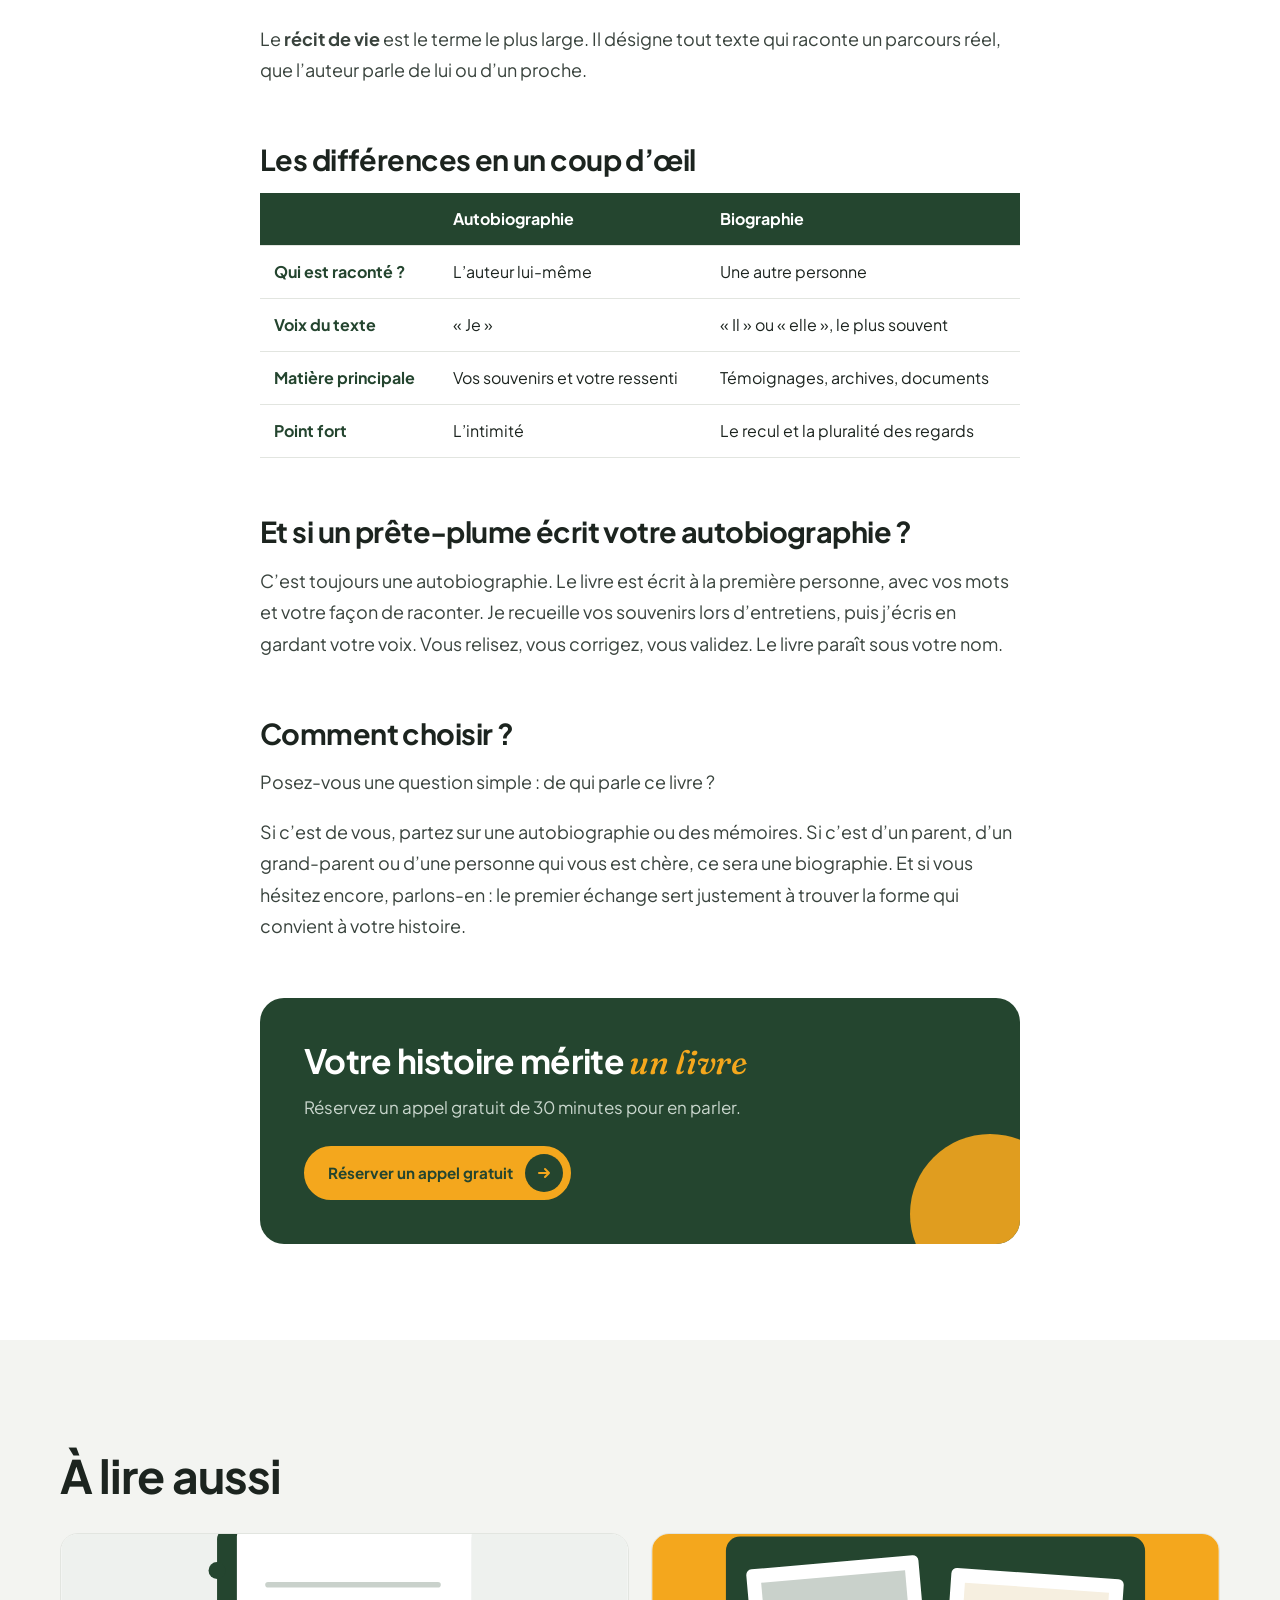
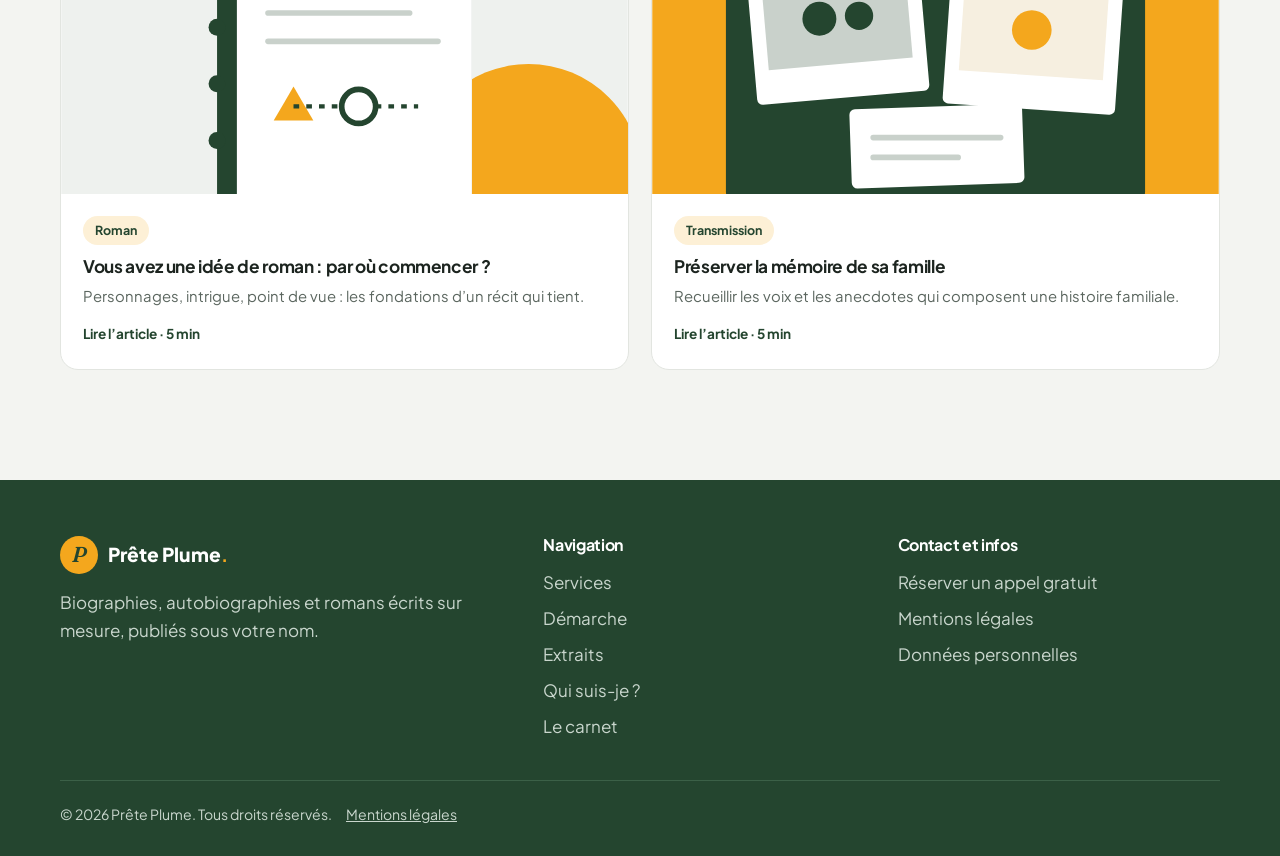
<file: article-biographie-ou-autobiographie.html>
<!doctype html>
<html lang="fr">
<head>
  <meta charset="utf-8">
  <meta name="viewport" content="width=device-width, initial-scale=1">
  <title>Biographie ou autobiographie : quelle différence ? Prête Plume</title>
  <meta name="description" content="Biographie, autobiographie, mémoires, récit de vie : les différences expliquées simplement, et comment choisir la forme de votre livre.">
  <link rel="icon" href="images/favicon.svg" type="image/svg+xml">
  <link rel="preconnect" href="https://fonts.googleapis.com">
  <link rel="preconnect" href="https://fonts.gstatic.com" crossorigin>
  <link href="https://fonts.googleapis.com/css2?family=Caveat:wght@600&family=Fraunces:ital,wght@0,400;1,400;1,500&family=Plus+Jakarta+Sans:wght@400;500;600;700;800&display=swap" rel="stylesheet">
  <link rel="stylesheet" href="styles.css">
</head>
<body>
  <div class="entete-zone">
    <header class="entete">
      <a class="logo" href="index.html"><span class="logo-rond" aria-hidden="true">P</span><span>Prête Plume<b>.</b></span></a>
      <button class="bouton-menu" type="button" aria-expanded="false" aria-controls="navigation">Menu</button>
      <nav class="navigation" id="navigation" aria-label="Navigation principale">
        <a href="index.html">Accueil</a>
        <a href="index.html#services">Services</a>
        <a href="extraits.html">Extraits</a>
        <a href="qui-suis-je.html">Qui suis-je ?</a>
        <a href="blog.html" aria-current="page">Le carnet</a>
        <a class="bouton-nav" href="index.html#contact">Réserver un appel</a>
      </nav>
    </header>
  </div>

  <main>
    <article class="lecture">
      <header class="lecture-entete">
        <a class="retour" href="blog.html">Retour au carnet</a>
        <p class="lecture-meta"><span class="categorie">Écriture</span> Lecture : 4 min</p>
        <h1>Biographie ou autobiographie : quelle différence ?</h1>
      </header>
      <img class="lecture-image" src="images/plume.svg" alt="" width="400" height="260">
      <div class="lecture-corps">
<p class="intro">Biographie, autobiographie, mémoires, récit de vie… Ces mots se ressemblent et on les mélange facilement. Pourtant, ils ne décrivent pas le même livre. Le choix change la voix du texte, sa construction, et même la façon de le préparer.</p>

<h2>L’autobiographie : vous racontez votre propre vie</h2>
<p>Dans une autobiographie, l’auteur et le personnage principal sont la même personne. Le texte est écrit à la première personne : « je suis né », « j’ai quitté la ferme à dix-sept ans ».</p>
<p>Le lecteur entre dans votre tête. Il découvre vos doutes, vos joies, votre façon de voir les choses. C’est une forme intime, qui laisse beaucoup de place au ressenti.</p>

<h2>La biographie : la vie de quelqu’un d’autre</h2>
<p>Une biographie raconte la vie d’une autre personne. Un enfant qui veut retracer le parcours de son père, une petite-fille qui écrit l’histoire de sa grand-mère, une entreprise qui rend hommage à son fondateur.</p>
<p>Le texte est souvent écrit à la troisième personne. Il s’appuie sur des témoignages, des archives, des lettres. Il peut prendre un peu de recul et croiser plusieurs regards sur la même personne.</p>

<h2>Et les mémoires, le récit de vie ?</h2>
<p>Les <strong>mémoires</strong> sont une forme d’autobiographie centrée sur une époque ou des événements précis plutôt que sur toute une vie. On raconte une guerre, une carrière, une aventure.</p>
<p>Le <strong>récit de vie</strong> est le terme le plus large. Il désigne tout texte qui raconte un parcours réel, que l’auteur parle de lui ou d’un proche.</p>

<h2>Les différences en un coup d’œil</h2>
<div class="tableau-defilant">
<table>
  <thead><tr><th scope="col"></th><th scope="col">Autobiographie</th><th scope="col">Biographie</th></tr></thead>
  <tbody>
    <tr><th scope="row">Qui est raconté ?</th><td>L’auteur lui-même</td><td>Une autre personne</td></tr>
    <tr><th scope="row">Voix du texte</th><td>« Je »</td><td>« Il » ou « elle », le plus souvent</td></tr>
    <tr><th scope="row">Matière principale</th><td>Vos souvenirs et votre ressenti</td><td>Témoignages, archives, documents</td></tr>
    <tr><th scope="row">Point fort</th><td>L’intimité</td><td>Le recul et la pluralité des regards</td></tr>
  </tbody>
</table>
</div>

<h2>Et si un prête-plume écrit votre autobiographie ?</h2>
<p>C’est toujours une autobiographie. Le livre est écrit à la première personne, avec vos mots et votre façon de raconter. Je recueille vos souvenirs lors d’entretiens, puis j’écris en gardant votre voix. Vous relisez, vous corrigez, vous validez. Le livre paraît sous votre nom.</p>

<h2>Comment choisir ?</h2>
<p>Posez-vous une question simple : de qui parle ce livre ?</p>
<p>Si c’est de vous, partez sur une autobiographie ou des mémoires. Si c’est d’un parent, d’un grand-parent ou d’une personne qui vous est chère, ce sera une biographie. Et si vous hésitez encore, parlons-en : le premier échange sert justement à trouver la forme qui convient à votre histoire.</p>
</div>
      <aside class="lecture-appel" aria-label="Contact">
        <h2>Votre histoire mérite <span class="accent">un livre</span></h2>
        <p>Réservez un appel gratuit de 30 minutes pour en parler.</p>
        <a class="bouton bouton-jaune" href="index.html#contact">Réserver un appel gratuit <span class="rond" aria-hidden="true"><svg viewBox="0 0 16 16" fill="none" stroke="currentColor" stroke-width="2" stroke-linecap="round" stroke-linejoin="round"><path d="M3 8h10M9 4l4 4-4 4"/></svg></span></a>
      </aside>
    </article>
    <section class="section lecture-suite" aria-labelledby="a-lire">
      <div class="conteneur">
        <h2 id="a-lire">À lire aussi</h2>
        <div class="articles">
          <a class="article" href="article-idee-de-roman.html"><img src="images/carnet.svg" alt="" width="400" height="260" loading="lazy"><div><span class="categorie">Roman</span><h3 class="h3">Vous avez une idée de roman : par où commencer ?</h3><p>Personnages, intrigue, point de vue : les fondations d’un récit qui tient.</p><span class="lire">Lire l’article · 5 min</span></div></a>
          <a class="article" href="article-memoire-familiale.html"><img src="images/famille.svg" alt="" width="400" height="260" loading="lazy"><div><span class="categorie">Transmission</span><h3 class="h3">Préserver la mémoire de sa famille</h3><p>Recueillir les voix et les anecdotes qui composent une histoire familiale.</p><span class="lire">Lire l’article · 5 min</span></div></a>
        </div>
      </div>
    </section>
  </main>
  <footer class="pied">
    <div class="conteneur">
      <div>
        <a class="logo" href="index.html"><span class="logo-rond" aria-hidden="true">P</span><span>Prête Plume<b>.</b></span></a>
        <p>Biographies, autobiographies et romans écrits sur mesure, publiés sous votre nom.</p>
      </div>
      <div>
        <h3>Navigation</h3>
        <ul><li><a href="index.html#services">Services</a></li><li><a href="index.html#demarche">Démarche</a></li><li><a href="extraits.html">Extraits</a></li><li><a href="qui-suis-je.html">Qui suis-je ?</a></li><li><a href="blog.html">Le carnet</a></li></ul>
      </div>
      <div>
        <h3>Contact et infos</h3>
        <ul><li><a href="index.html#contact">Réserver un appel gratuit</a></li><li><a href="mentions-legales.html">Mentions légales</a></li><li><a href="mentions-legales.html#donnees">Données personnelles</a></li></ul>
      </div>
    </div>
    <p class="pied-bas">© <span class="annee"></span> Prête Plume. Tous droits réservés. <a href="mentions-legales.html">Mentions légales</a></p>
  </footer>
  <script src="script.js"></script>
</body>
</html>
</file>
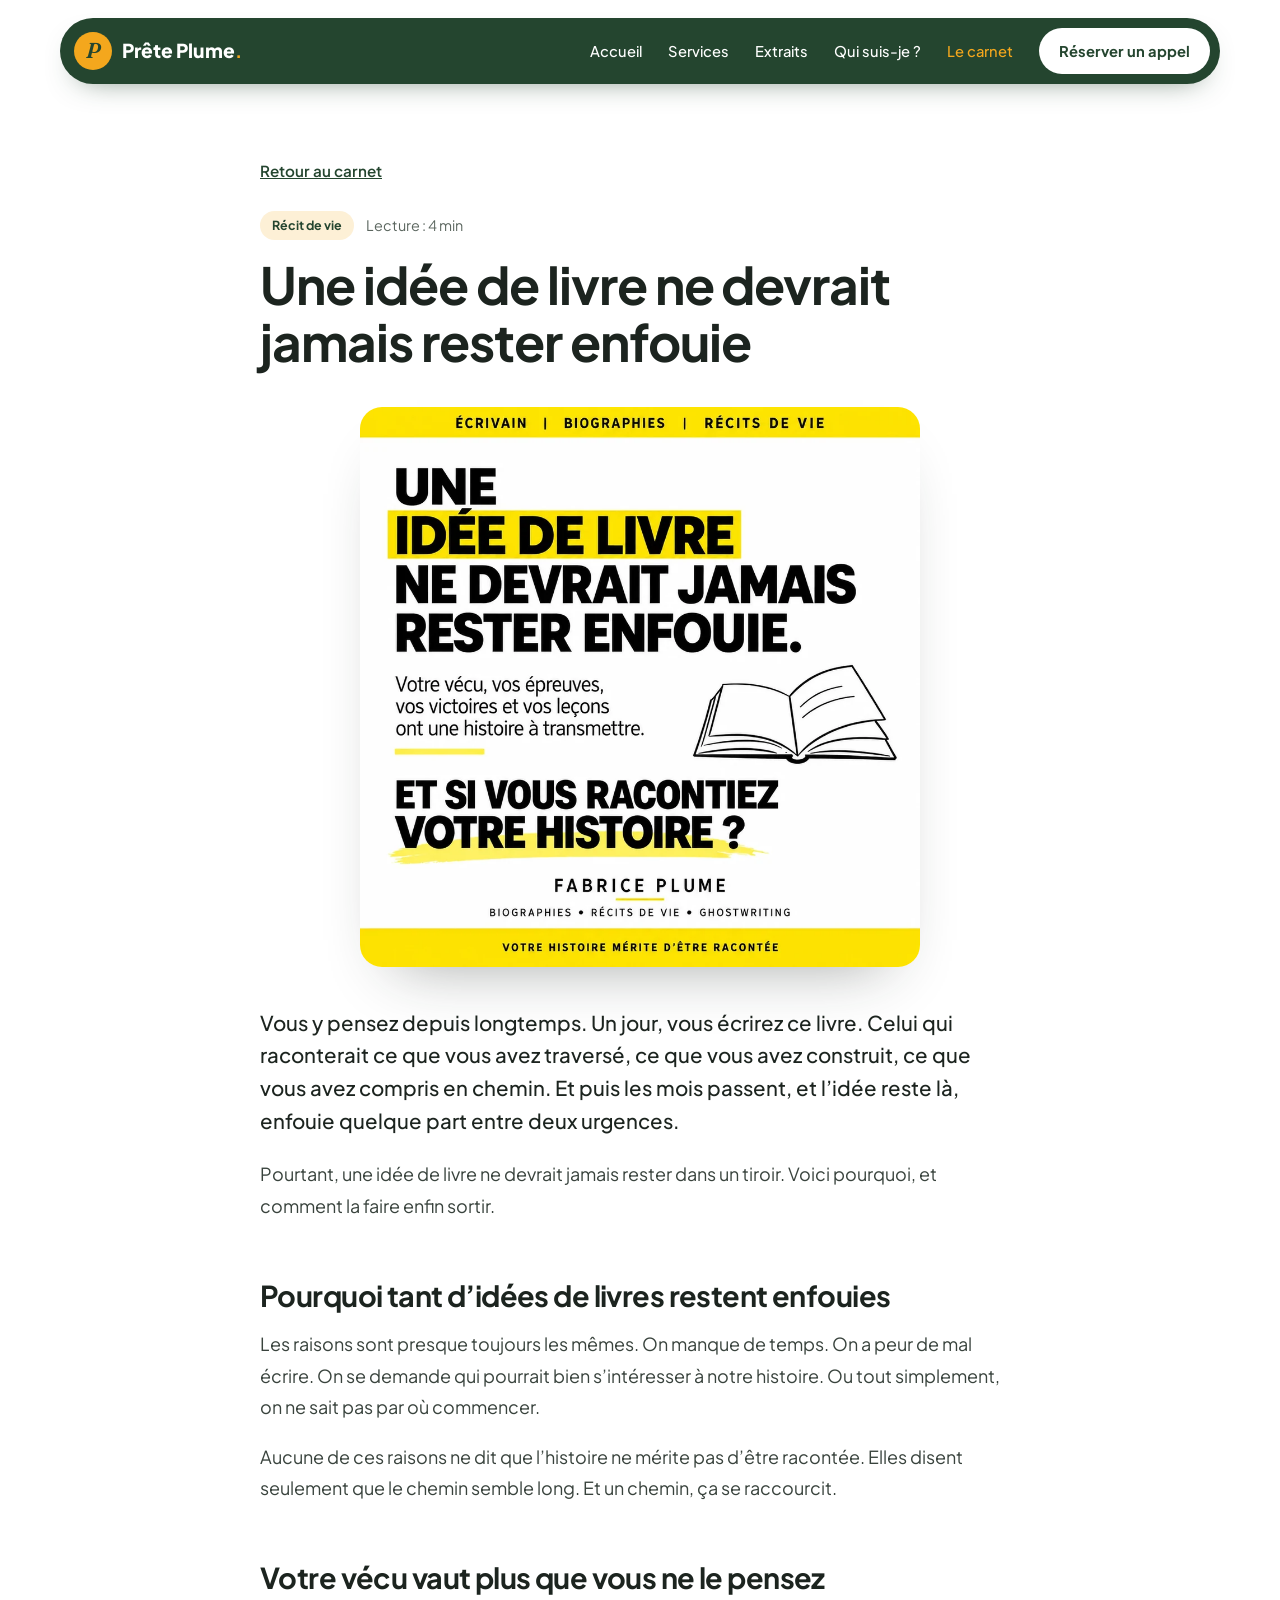
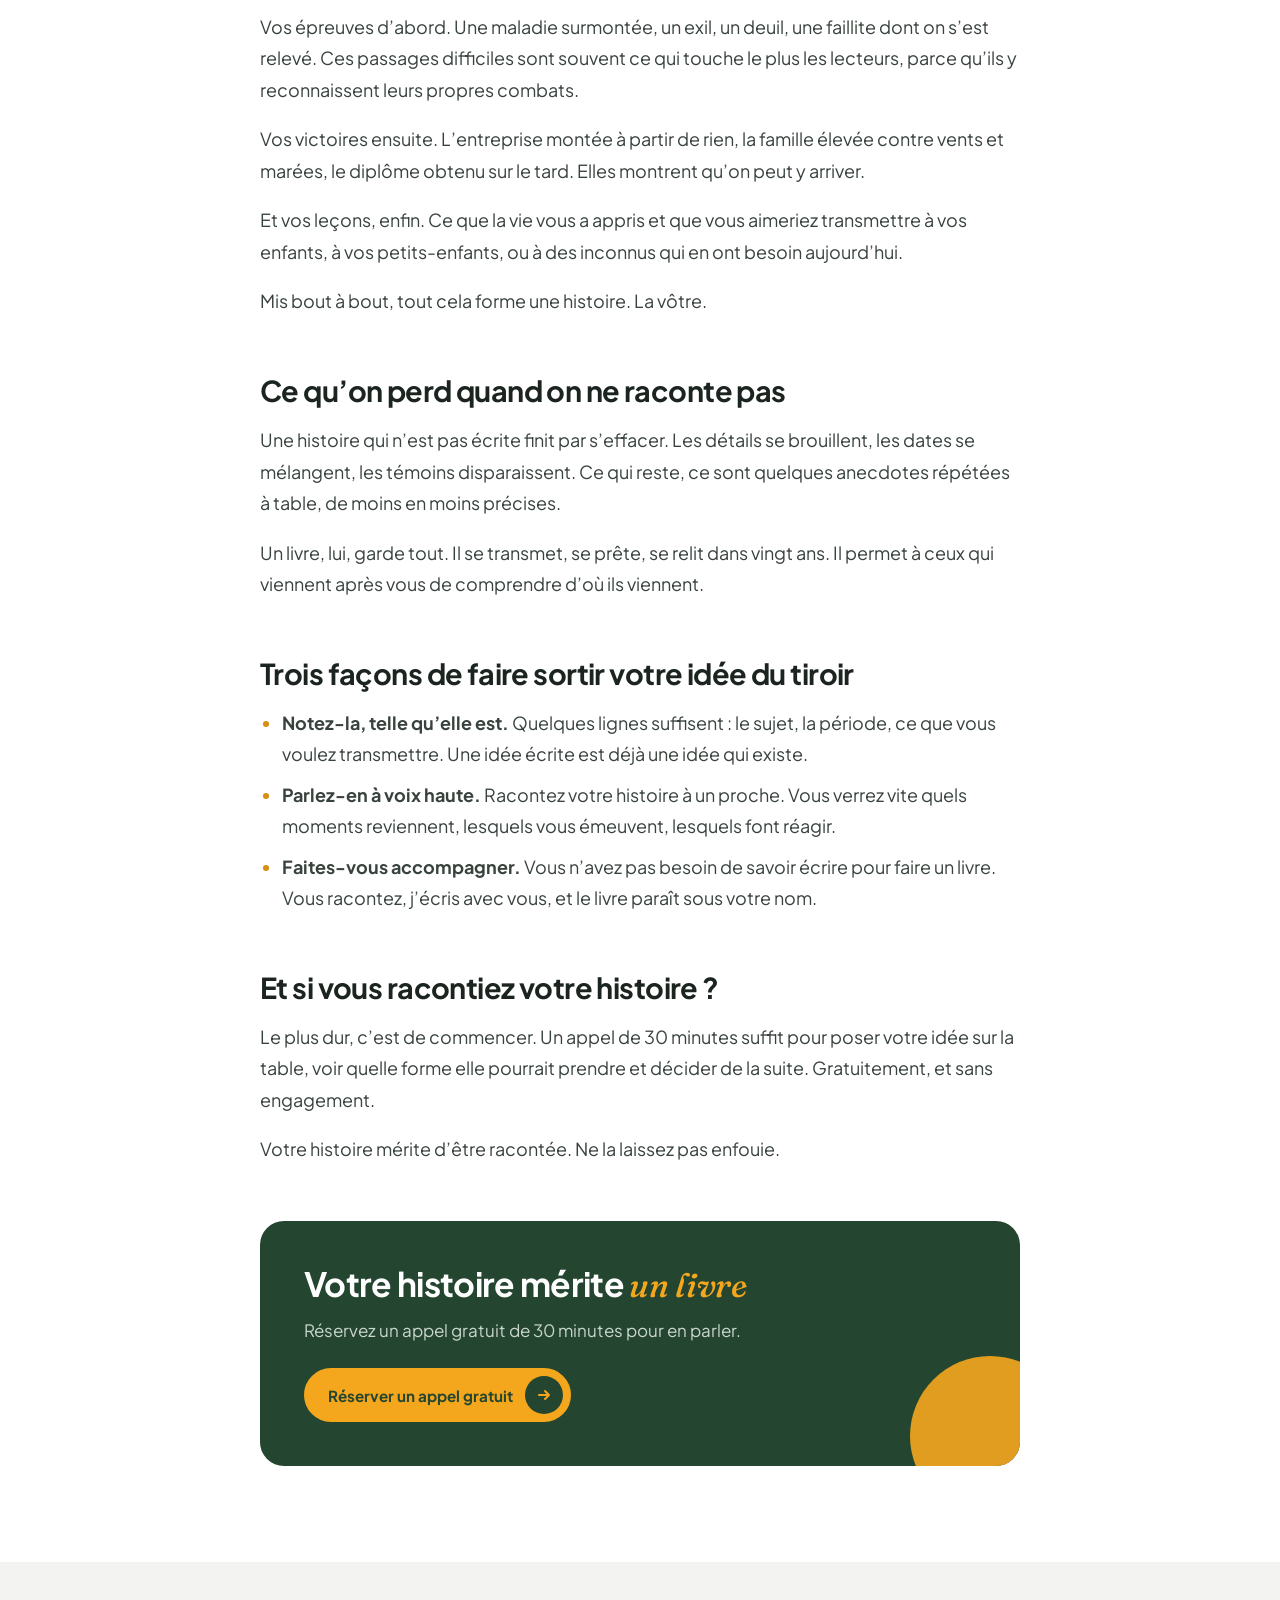
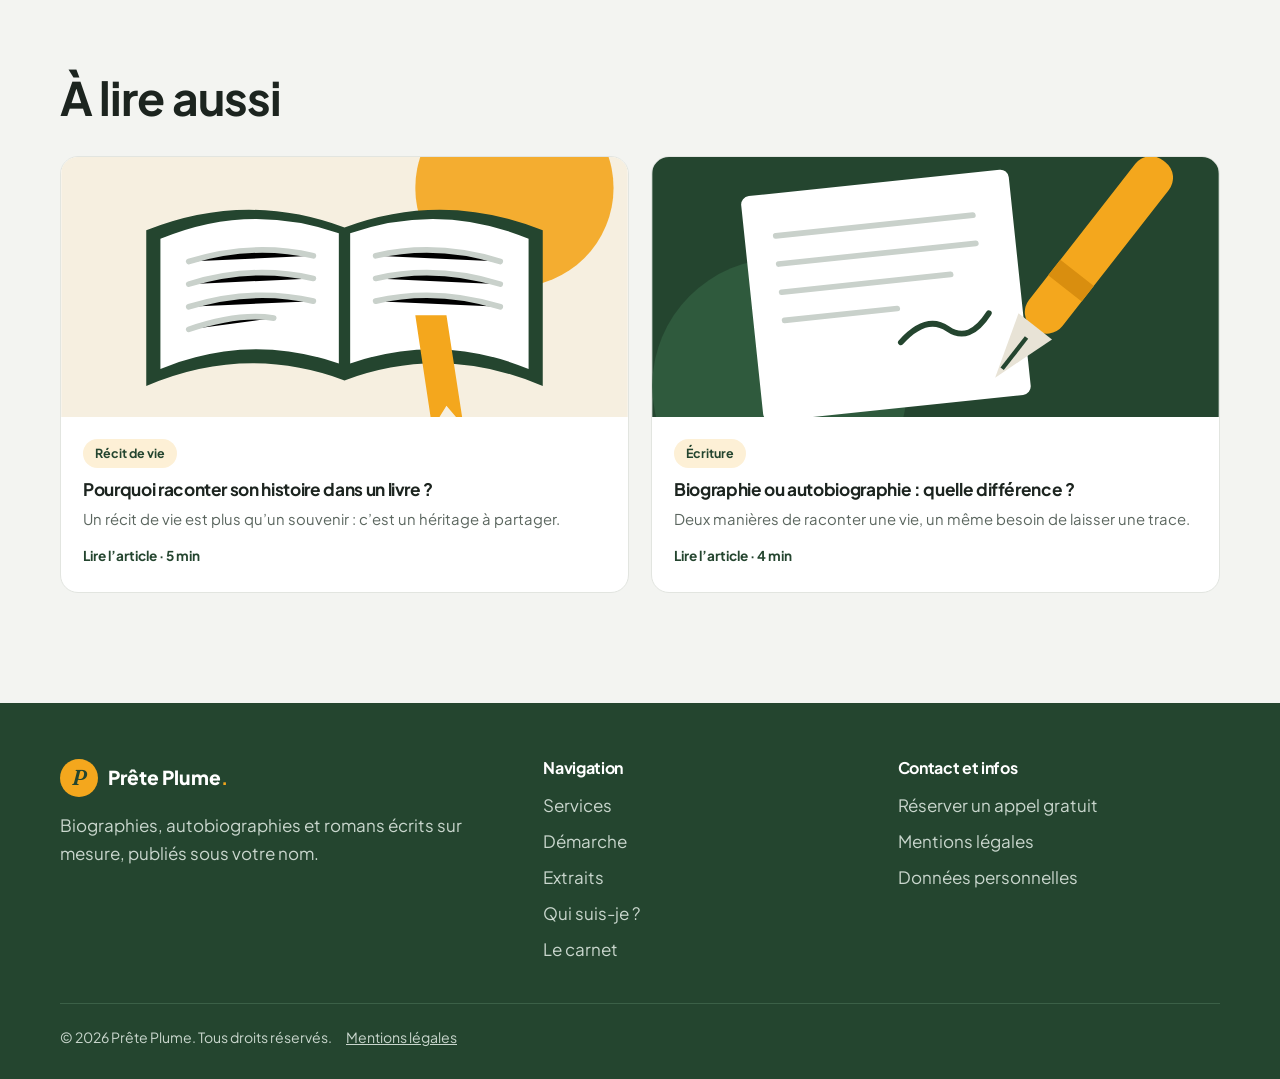
<file: article-idee-de-livre.html>
<!doctype html>
<html lang="fr">
<head>
  <meta charset="utf-8">
  <meta name="viewport" content="width=device-width, initial-scale=1">
  <title>Une idée de livre ne devrait jamais rester enfouie Prête Plume</title>
  <meta name="description" content="Une idée de livre qui dort dans un tiroir, c’est une histoire qui risque de disparaître. Pourquoi on la garde pour soi, et comment enfin la raconter.">
  <link rel="icon" href="images/favicon.svg" type="image/svg+xml">
  <link rel="preconnect" href="https://fonts.googleapis.com">
  <link rel="preconnect" href="https://fonts.gstatic.com" crossorigin>
  <link href="https://fonts.googleapis.com/css2?family=Caveat:wght@600&family=Fraunces:ital,wght@0,400;1,400;1,500&family=Plus+Jakarta+Sans:wght@400;500;600;700;800&display=swap" rel="stylesheet">
  <link rel="stylesheet" href="styles.css">
</head>
<body>
  <div class="entete-zone">
    <header class="entete">
      <a class="logo" href="index.html"><span class="logo-rond" aria-hidden="true">P</span><span>Prête Plume<b>.</b></span></a>
      <button class="bouton-menu" type="button" aria-expanded="false" aria-controls="navigation">Menu</button>
      <nav class="navigation" id="navigation" aria-label="Navigation principale">
        <a href="index.html">Accueil</a>
        <a href="index.html#services">Services</a>
        <a href="extraits.html">Extraits</a>
        <a href="qui-suis-je.html">Qui suis-je ?</a>
        <a href="blog.html" aria-current="page">Le carnet</a>
        <a class="bouton-nav" href="index.html#contact">Réserver un appel</a>
      </nav>
    </header>
  </div>

  <main>
    <article class="lecture">
      <header class="lecture-entete">
        <a class="retour" href="blog.html">Retour au carnet</a>
        <p class="lecture-meta"><span class="categorie">Récit de vie</span> Lecture : 4 min</p>
        <h1>Une idée de livre ne devrait jamais rester enfouie</h1>
      </header>
      <img class="lecture-image lecture-image-carree" src="images/idee-de-livre.webp" alt="Visuel Fabrice Plume : « Une idée de livre ne devrait jamais rester enfouie. Votre vécu, vos épreuves, vos victoires et vos leçons ont une histoire à transmettre. Et si vous racontiez votre histoire ? »" width="1000" height="1000">
      <div class="lecture-corps">
<p class="intro">Vous y pensez depuis longtemps. Un jour, vous écrirez ce livre. Celui qui raconterait ce que vous avez traversé, ce que vous avez construit, ce que vous avez compris en chemin. Et puis les mois passent, et l’idée reste là, enfouie quelque part entre deux urgences.</p>
<p>Pourtant, une idée de livre ne devrait jamais rester dans un tiroir. Voici pourquoi, et comment la faire enfin sortir.</p>

<h2>Pourquoi tant d’idées de livres restent enfouies</h2>
<p>Les raisons sont presque toujours les mêmes. On manque de temps. On a peur de mal écrire. On se demande qui pourrait bien s’intéresser à notre histoire. Ou tout simplement, on ne sait pas par où commencer.</p>
<p>Aucune de ces raisons ne dit que l’histoire ne mérite pas d’être racontée. Elles disent seulement que le chemin semble long. Et un chemin, ça se raccourcit.</p>

<h2>Votre vécu vaut plus que vous ne le pensez</h2>
<p>Vos épreuves d’abord. Une maladie surmontée, un exil, un deuil, une faillite dont on s’est relevé. Ces passages difficiles sont souvent ce qui touche le plus les lecteurs, parce qu’ils y reconnaissent leurs propres combats.</p>
<p>Vos victoires ensuite. L’entreprise montée à partir de rien, la famille élevée contre vents et marées, le diplôme obtenu sur le tard. Elles montrent qu’on peut y arriver.</p>
<p>Et vos leçons, enfin. Ce que la vie vous a appris et que vous aimeriez transmettre à vos enfants, à vos petits-enfants, ou à des inconnus qui en ont besoin aujourd’hui.</p>
<p>Mis bout à bout, tout cela forme une histoire. La vôtre.</p>

<h2>Ce qu’on perd quand on ne raconte pas</h2>
<p>Une histoire qui n’est pas écrite finit par s’effacer. Les détails se brouillent, les dates se mélangent, les témoins disparaissent. Ce qui reste, ce sont quelques anecdotes répétées à table, de moins en moins précises.</p>
<p>Un livre, lui, garde tout. Il se transmet, se prête, se relit dans vingt ans. Il permet à ceux qui viennent après vous de comprendre d’où ils viennent.</p>

<h2>Trois façons de faire sortir votre idée du tiroir</h2>
<ul>
  <li><strong>Notez-la, telle qu’elle est.</strong> Quelques lignes suffisent : le sujet, la période, ce que vous voulez transmettre. Une idée écrite est déjà une idée qui existe.</li>
  <li><strong>Parlez-en à voix haute.</strong> Racontez votre histoire à un proche. Vous verrez vite quels moments reviennent, lesquels vous émeuvent, lesquels font réagir.</li>
  <li><strong>Faites-vous accompagner.</strong> Vous n’avez pas besoin de savoir écrire pour faire un livre. Vous racontez, j’écris avec vous, et le livre paraît sous votre nom.</li>
</ul>

<h2>Et si vous racontiez votre histoire&nbsp;?</h2>
<p>Le plus dur, c’est de commencer. Un appel de 30 minutes suffit pour poser votre idée sur la table, voir quelle forme elle pourrait prendre et décider de la suite. Gratuitement, et sans engagement.</p>
<p>Votre histoire mérite d’être racontée. Ne la laissez pas enfouie.</p>
</div>
      <aside class="lecture-appel" aria-label="Contact">
        <h2>Votre histoire mérite <span class="accent">un livre</span></h2>
        <p>Réservez un appel gratuit de 30 minutes pour en parler.</p>
        <a class="bouton bouton-jaune" href="index.html#contact">Réserver un appel gratuit <span class="rond" aria-hidden="true"><svg viewBox="0 0 16 16" fill="none" stroke="currentColor" stroke-width="2" stroke-linecap="round" stroke-linejoin="round"><path d="M3 8h10M9 4l4 4-4 4"/></svg></span></a>
      </aside>
    </article>
    <section class="section lecture-suite" aria-labelledby="a-lire">
      <div class="conteneur">
        <h2 id="a-lire">À lire aussi</h2>
        <div class="articles">
          <a class="article" href="article-raconter-son-histoire.html"><img src="images/livre-ouvert.svg" alt="" width="400" height="260" loading="lazy"><div><span class="categorie">Récit de vie</span><h3 class="h3">Pourquoi raconter son histoire dans un livre ?</h3><p>Un récit de vie est plus qu’un souvenir : c’est un héritage à partager.</p><span class="lire">Lire l’article · 5 min</span></div></a>
          <a class="article" href="article-biographie-ou-autobiographie.html"><img src="images/plume.svg" alt="" width="400" height="260" loading="lazy"><div><span class="categorie">Écriture</span><h3 class="h3">Biographie ou autobiographie : quelle différence ?</h3><p>Deux manières de raconter une vie, un même besoin de laisser une trace.</p><span class="lire">Lire l’article · 4 min</span></div></a>
        </div>
      </div>
    </section>
  </main>
  <footer class="pied">
    <div class="conteneur">
      <div>
        <a class="logo" href="index.html"><span class="logo-rond" aria-hidden="true">P</span><span>Prête Plume<b>.</b></span></a>
        <p>Biographies, autobiographies et romans écrits sur mesure, publiés sous votre nom.</p>
      </div>
      <div>
        <h3>Navigation</h3>
        <ul><li><a href="index.html#services">Services</a></li><li><a href="index.html#demarche">Démarche</a></li><li><a href="extraits.html">Extraits</a></li><li><a href="qui-suis-je.html">Qui suis-je ?</a></li><li><a href="blog.html">Le carnet</a></li></ul>
      </div>
      <div>
        <h3>Contact et infos</h3>
        <ul><li><a href="index.html#contact">Réserver un appel gratuit</a></li><li><a href="mentions-legales.html">Mentions légales</a></li><li><a href="mentions-legales.html#donnees">Données personnelles</a></li></ul>
      </div>
    </div>
    <p class="pied-bas">© <span class="annee"></span> Prête Plume. Tous droits réservés. <a href="mentions-legales.html">Mentions légales</a></p>
  </footer>
  <script src="script.js"></script>
</body>
</html>
</file>
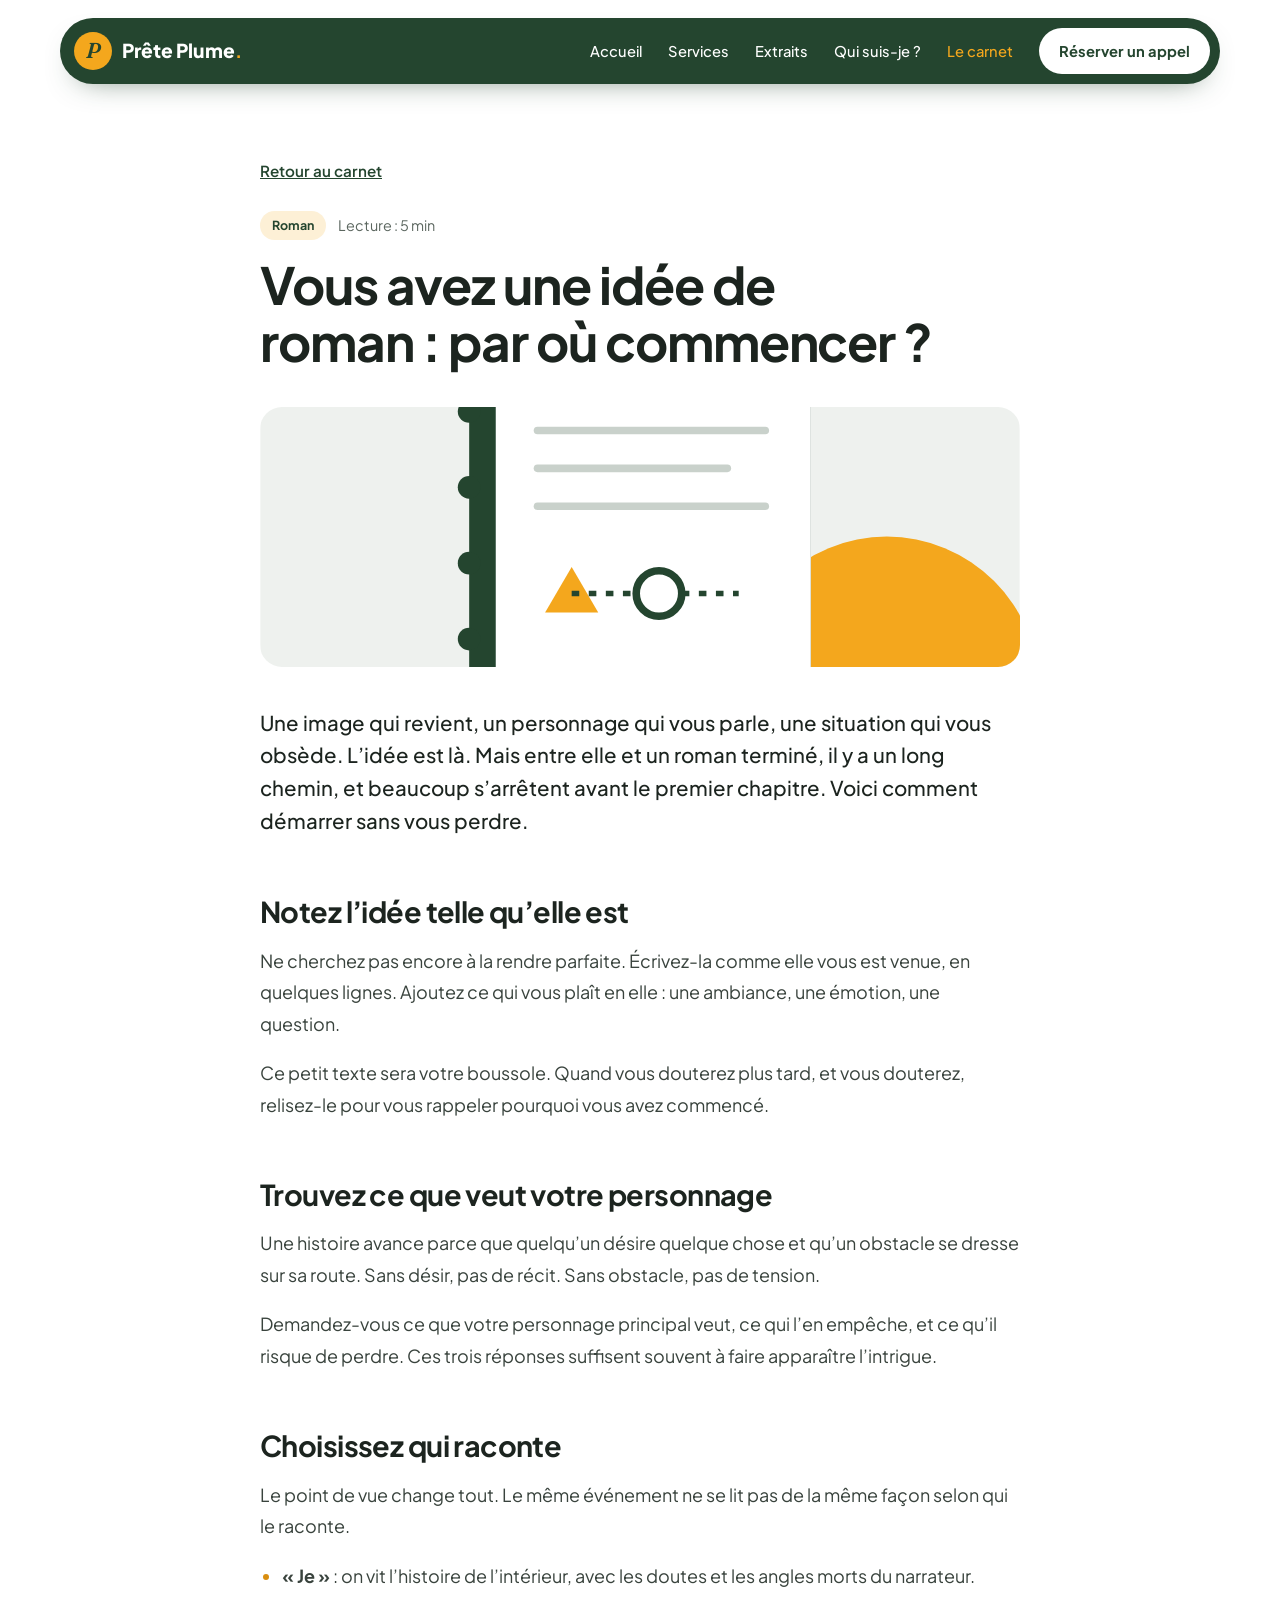
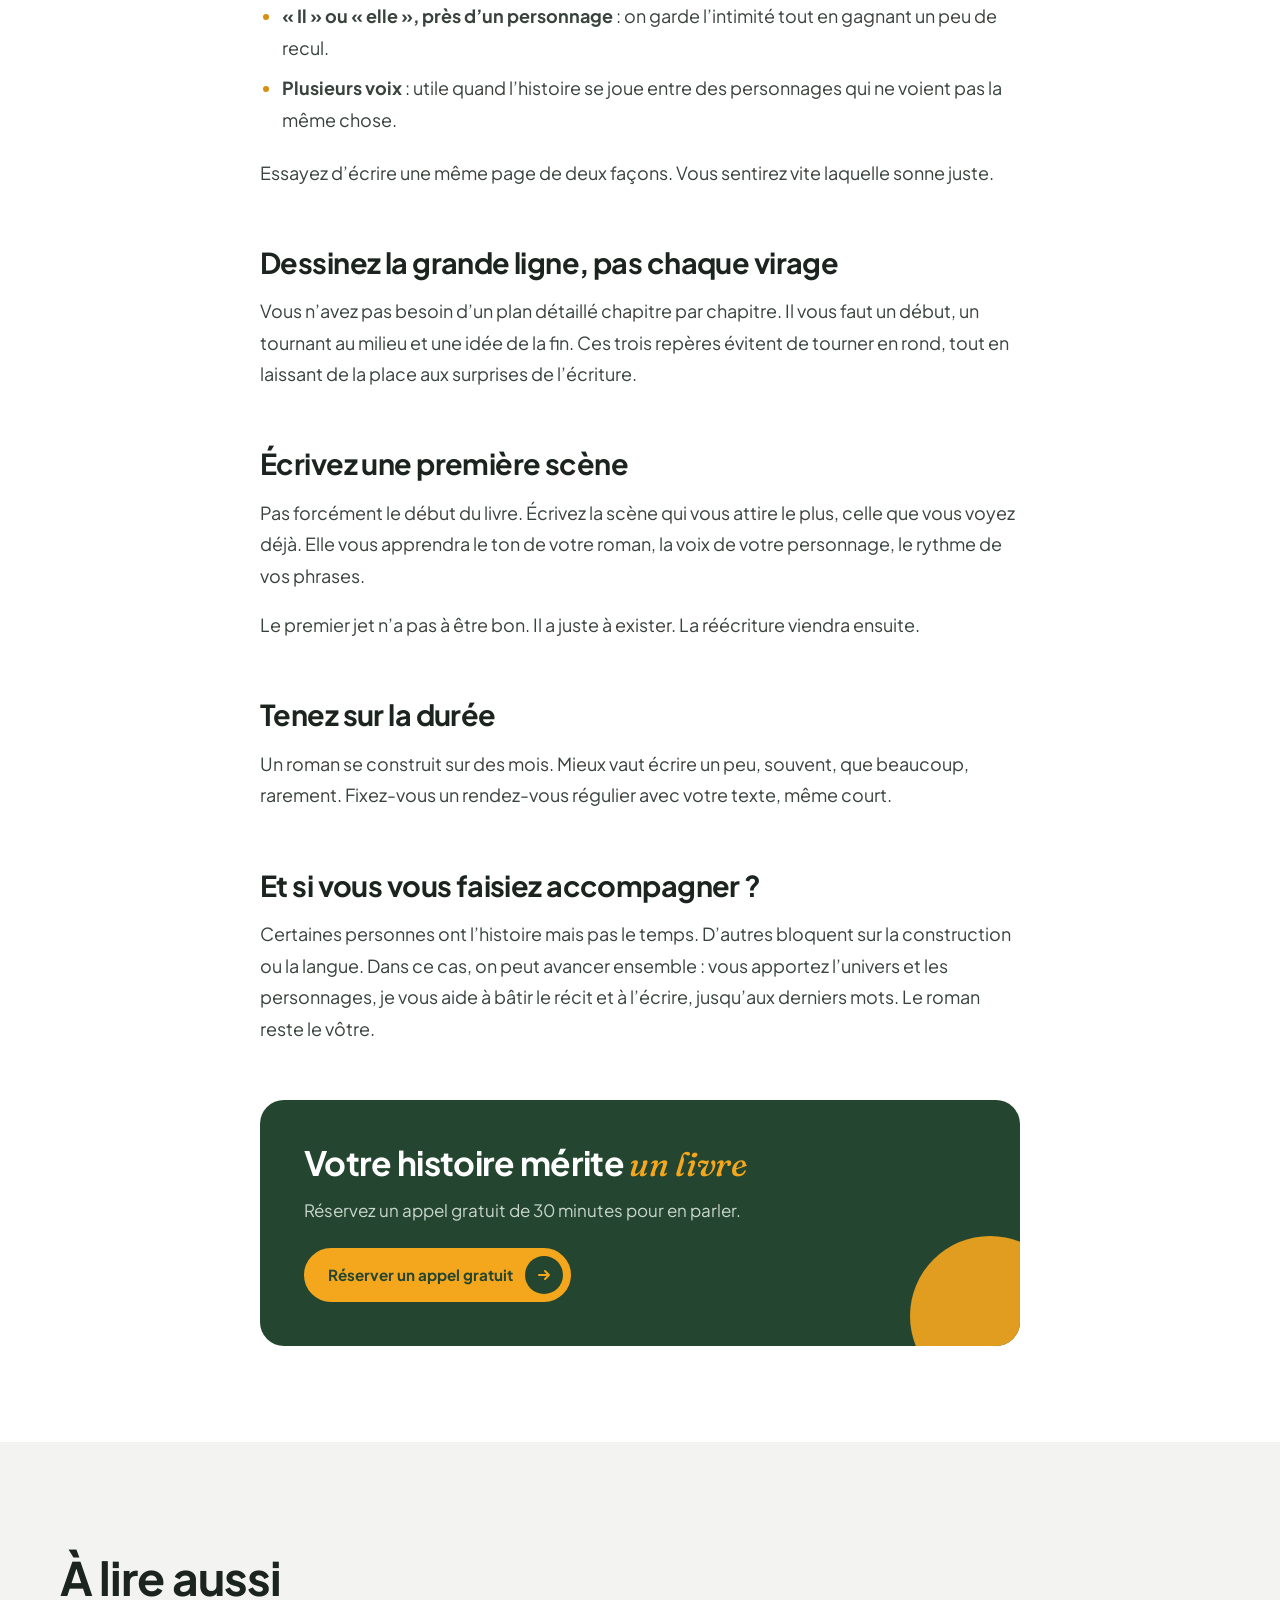
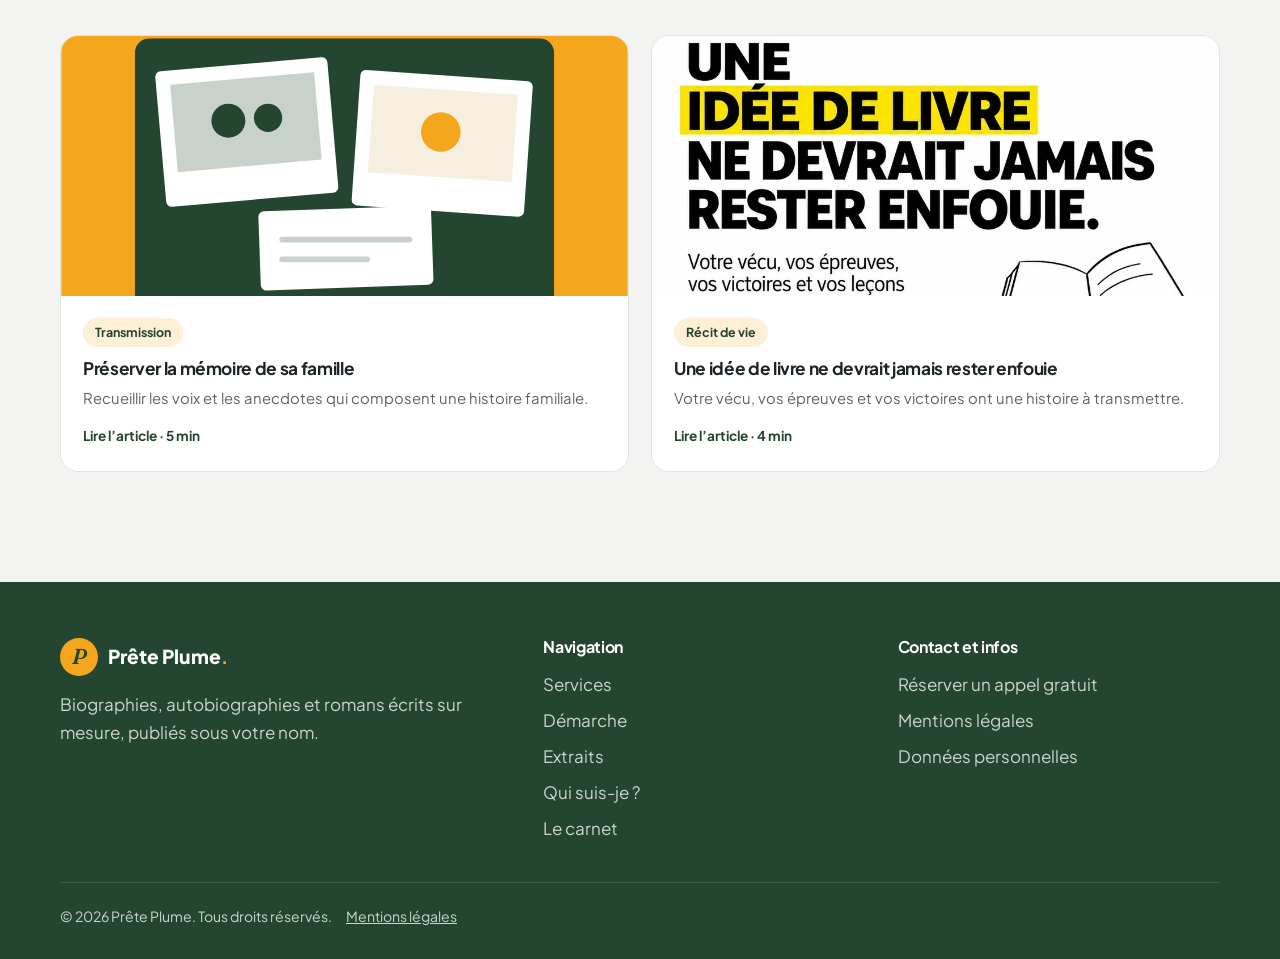
<file: article-idee-de-roman.html>
<!doctype html>
<html lang="fr">
<head>
  <meta charset="utf-8">
  <meta name="viewport" content="width=device-width, initial-scale=1">
  <title>Vous avez une idée de roman : par où commencer ? Prête Plume</title>
  <meta name="description" content="Une idée de roman en tête mais pas de méthode ? Personnage, point de vue, structure, première scène : les étapes pour passer de l’idée au texte.">
  <link rel="icon" href="images/favicon.svg" type="image/svg+xml">
  <link rel="preconnect" href="https://fonts.googleapis.com">
  <link rel="preconnect" href="https://fonts.gstatic.com" crossorigin>
  <link href="https://fonts.googleapis.com/css2?family=Caveat:wght@600&family=Fraunces:ital,wght@0,400;1,400;1,500&family=Plus+Jakarta+Sans:wght@400;500;600;700;800&display=swap" rel="stylesheet">
  <link rel="stylesheet" href="styles.css">
</head>
<body>
  <div class="entete-zone">
    <header class="entete">
      <a class="logo" href="index.html"><span class="logo-rond" aria-hidden="true">P</span><span>Prête Plume<b>.</b></span></a>
      <button class="bouton-menu" type="button" aria-expanded="false" aria-controls="navigation">Menu</button>
      <nav class="navigation" id="navigation" aria-label="Navigation principale">
        <a href="index.html">Accueil</a>
        <a href="index.html#services">Services</a>
        <a href="extraits.html">Extraits</a>
        <a href="qui-suis-je.html">Qui suis-je ?</a>
        <a href="blog.html" aria-current="page">Le carnet</a>
        <a class="bouton-nav" href="index.html#contact">Réserver un appel</a>
      </nav>
    </header>
  </div>

  <main>
    <article class="lecture">
      <header class="lecture-entete">
        <a class="retour" href="blog.html">Retour au carnet</a>
        <p class="lecture-meta"><span class="categorie">Roman</span> Lecture : 5 min</p>
        <h1>Vous avez une idée de roman : par où commencer ?</h1>
      </header>
      <img class="lecture-image" src="images/carnet.svg" alt="" width="400" height="260">
      <div class="lecture-corps">
<p class="intro">Une image qui revient, un personnage qui vous parle, une situation qui vous obsède. L’idée est là. Mais entre elle et un roman terminé, il y a un long chemin, et beaucoup s’arrêtent avant le premier chapitre. Voici comment démarrer sans vous perdre.</p>

<h2>Notez l’idée telle qu’elle est</h2>
<p>Ne cherchez pas encore à la rendre parfaite. Écrivez-la comme elle vous est venue, en quelques lignes. Ajoutez ce qui vous plaît en elle : une ambiance, une émotion, une question.</p>
<p>Ce petit texte sera votre boussole. Quand vous douterez plus tard, et vous douterez, relisez-le pour vous rappeler pourquoi vous avez commencé.</p>

<h2>Trouvez ce que veut votre personnage</h2>
<p>Une histoire avance parce que quelqu’un désire quelque chose et qu’un obstacle se dresse sur sa route. Sans désir, pas de récit. Sans obstacle, pas de tension.</p>
<p>Demandez-vous ce que votre personnage principal veut, ce qui l’en empêche, et ce qu’il risque de perdre. Ces trois réponses suffisent souvent à faire apparaître l’intrigue.</p>

<h2>Choisissez qui raconte</h2>
<p>Le point de vue change tout. Le même événement ne se lit pas de la même façon selon qui le raconte.</p>
<ul>
  <li><strong>« Je »</strong> : on vit l’histoire de l’intérieur, avec les doutes et les angles morts du narrateur.</li>
  <li><strong>« Il » ou « elle », près d’un personnage</strong> : on garde l’intimité tout en gagnant un peu de recul.</li>
  <li><strong>Plusieurs voix</strong> : utile quand l’histoire se joue entre des personnages qui ne voient pas la même chose.</li>
</ul>
<p>Essayez d’écrire une même page de deux façons. Vous sentirez vite laquelle sonne juste.</p>

<h2>Dessinez la grande ligne, pas chaque virage</h2>
<p>Vous n’avez pas besoin d’un plan détaillé chapitre par chapitre. Il vous faut un début, un tournant au milieu et une idée de la fin. Ces trois repères évitent de tourner en rond, tout en laissant de la place aux surprises de l’écriture.</p>

<h2>Écrivez une première scène</h2>
<p>Pas forcément le début du livre. Écrivez la scène qui vous attire le plus, celle que vous voyez déjà. Elle vous apprendra le ton de votre roman, la voix de votre personnage, le rythme de vos phrases.</p>
<p>Le premier jet n’a pas à être bon. Il a juste à exister. La réécriture viendra ensuite.</p>

<h2>Tenez sur la durée</h2>
<p>Un roman se construit sur des mois. Mieux vaut écrire un peu, souvent, que beaucoup, rarement. Fixez-vous un rendez-vous régulier avec votre texte, même court.</p>

<h2>Et si vous vous faisiez accompagner ?</h2>
<p>Certaines personnes ont l’histoire mais pas le temps. D’autres bloquent sur la construction ou la langue. Dans ce cas, on peut avancer ensemble : vous apportez l’univers et les personnages, je vous aide à bâtir le récit et à l’écrire, jusqu’aux derniers mots. Le roman reste le vôtre.</p>
</div>
      <aside class="lecture-appel" aria-label="Contact">
        <h2>Votre histoire mérite <span class="accent">un livre</span></h2>
        <p>Réservez un appel gratuit de 30 minutes pour en parler.</p>
        <a class="bouton bouton-jaune" href="index.html#contact">Réserver un appel gratuit <span class="rond" aria-hidden="true"><svg viewBox="0 0 16 16" fill="none" stroke="currentColor" stroke-width="2" stroke-linecap="round" stroke-linejoin="round"><path d="M3 8h10M9 4l4 4-4 4"/></svg></span></a>
      </aside>
    </article>
    <section class="section lecture-suite" aria-labelledby="a-lire">
      <div class="conteneur">
        <h2 id="a-lire">À lire aussi</h2>
        <div class="articles">
          <a class="article" href="article-memoire-familiale.html"><img src="images/famille.svg" alt="" width="400" height="260" loading="lazy"><div><span class="categorie">Transmission</span><h3 class="h3">Préserver la mémoire de sa famille</h3><p>Recueillir les voix et les anecdotes qui composent une histoire familiale.</p><span class="lire">Lire l’article · 5 min</span></div></a>
          <a class="article" href="article-idee-de-livre.html"><img src="images/idee-de-livre.webp" alt="" width="400" height="260" loading="lazy" class="vignette-carree"><div><span class="categorie">Récit de vie</span><h3 class="h3">Une idée de livre ne devrait jamais rester enfouie</h3><p>Votre vécu, vos épreuves et vos victoires ont une histoire à transmettre.</p><span class="lire">Lire l’article · 4 min</span></div></a>
        </div>
      </div>
    </section>
  </main>
  <footer class="pied">
    <div class="conteneur">
      <div>
        <a class="logo" href="index.html"><span class="logo-rond" aria-hidden="true">P</span><span>Prête Plume<b>.</b></span></a>
        <p>Biographies, autobiographies et romans écrits sur mesure, publiés sous votre nom.</p>
      </div>
      <div>
        <h3>Navigation</h3>
        <ul><li><a href="index.html#services">Services</a></li><li><a href="index.html#demarche">Démarche</a></li><li><a href="extraits.html">Extraits</a></li><li><a href="qui-suis-je.html">Qui suis-je ?</a></li><li><a href="blog.html">Le carnet</a></li></ul>
      </div>
      <div>
        <h3>Contact et infos</h3>
        <ul><li><a href="index.html#contact">Réserver un appel gratuit</a></li><li><a href="mentions-legales.html">Mentions légales</a></li><li><a href="mentions-legales.html#donnees">Données personnelles</a></li></ul>
      </div>
    </div>
    <p class="pied-bas">© <span class="annee"></span> Prête Plume. Tous droits réservés. <a href="mentions-legales.html">Mentions légales</a></p>
  </footer>
  <script src="script.js"></script>
</body>
</html>
</file>
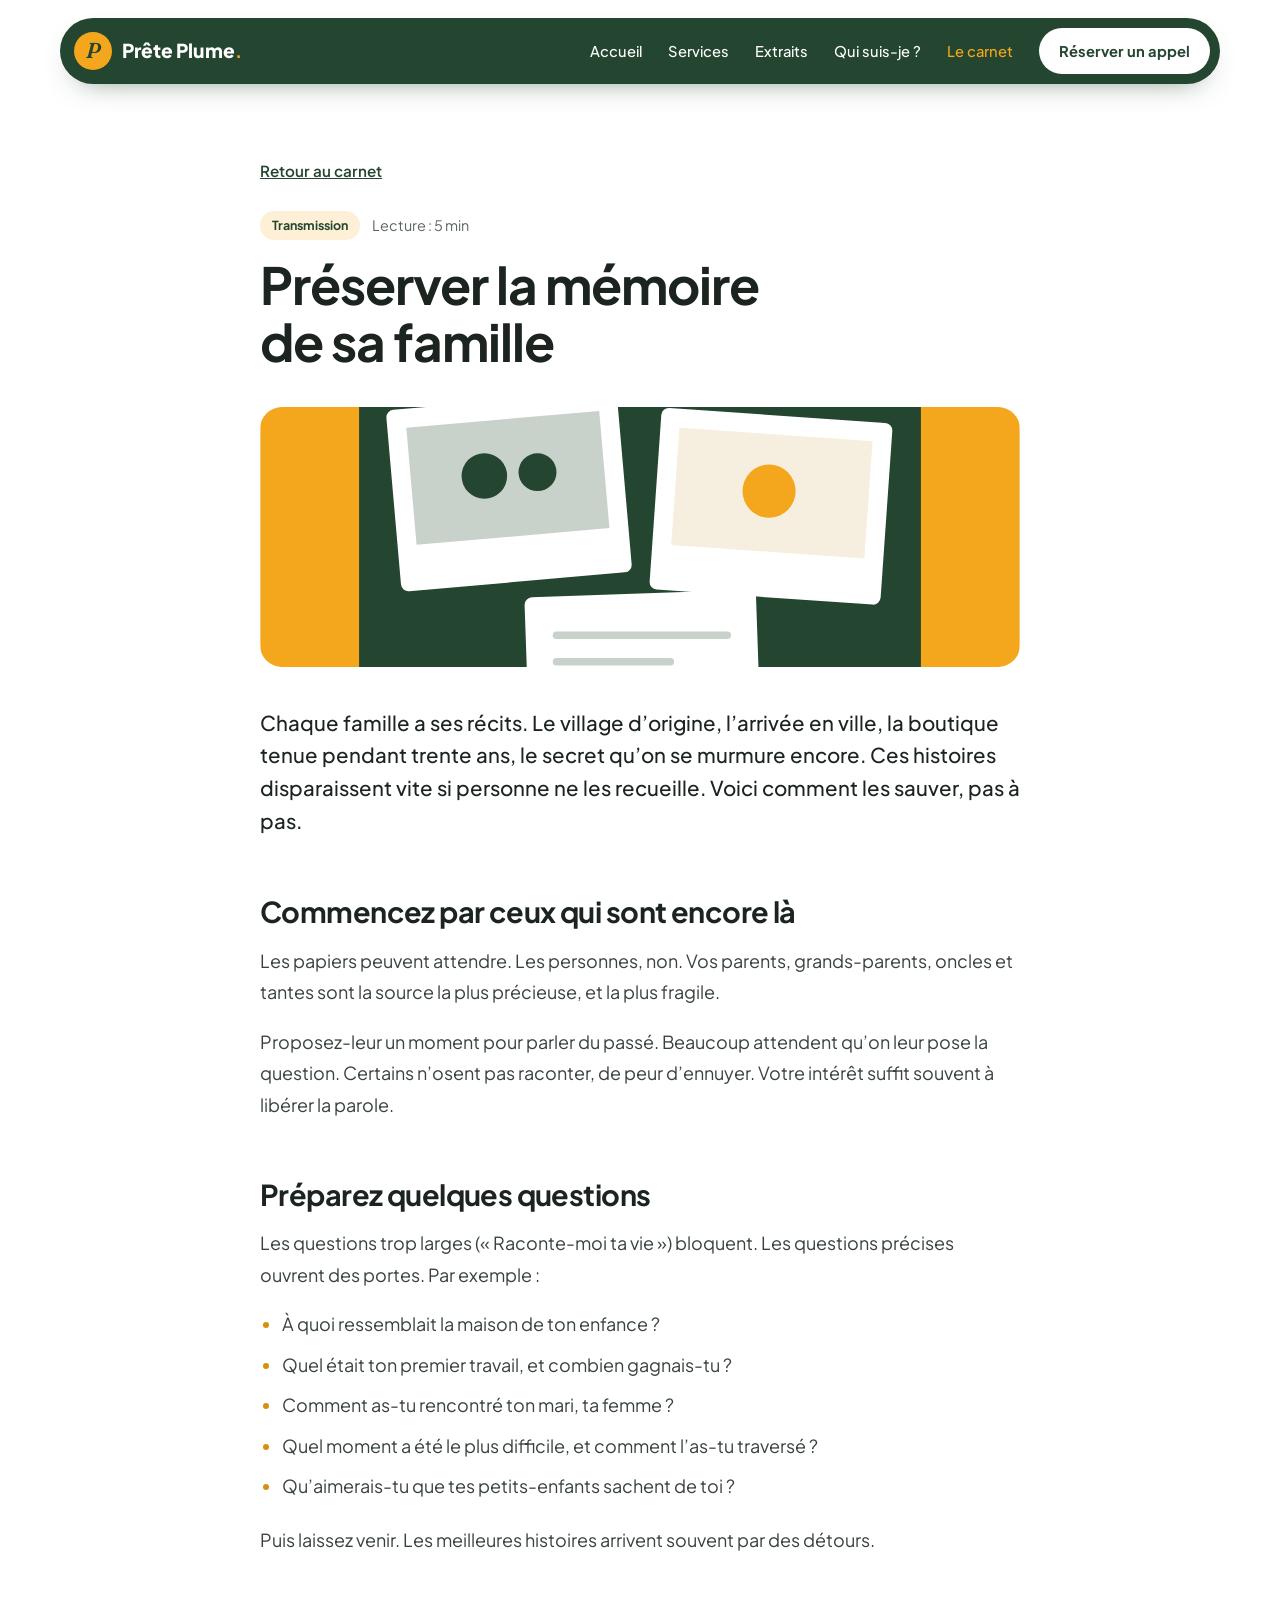
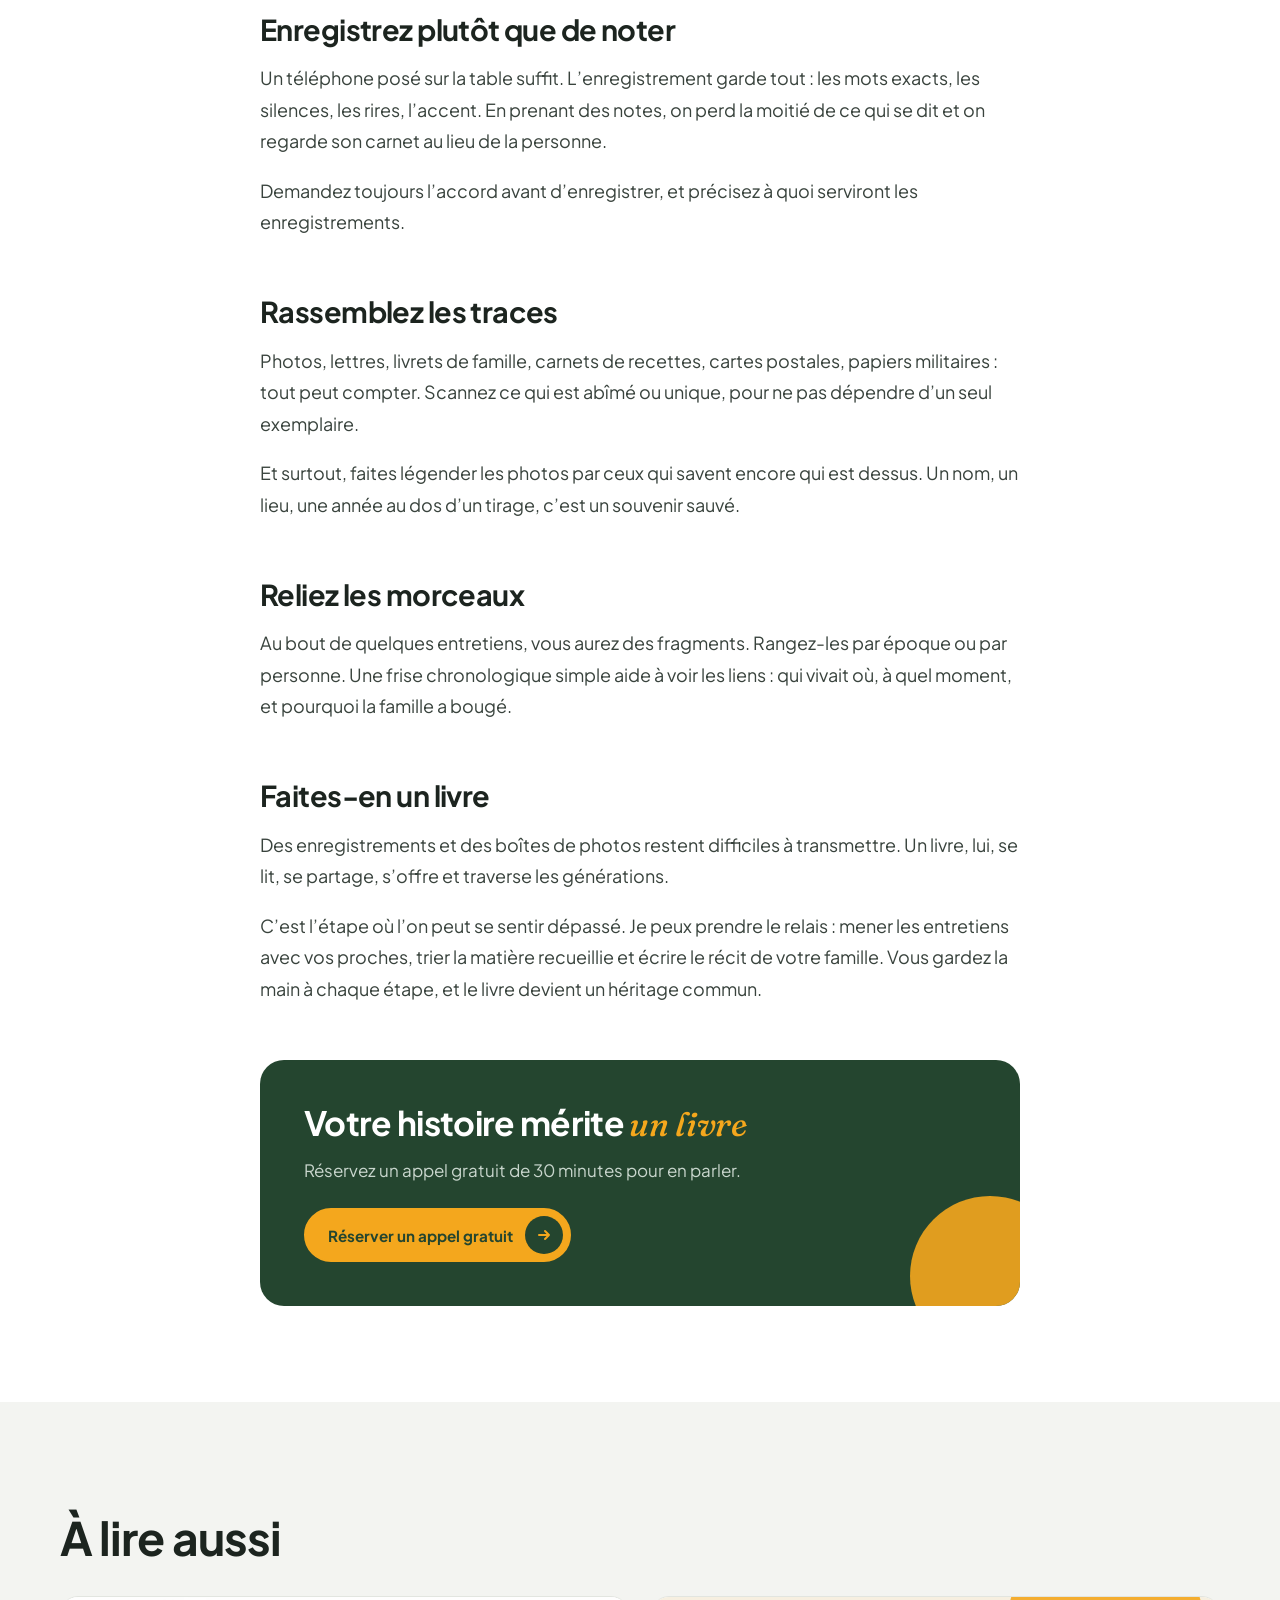
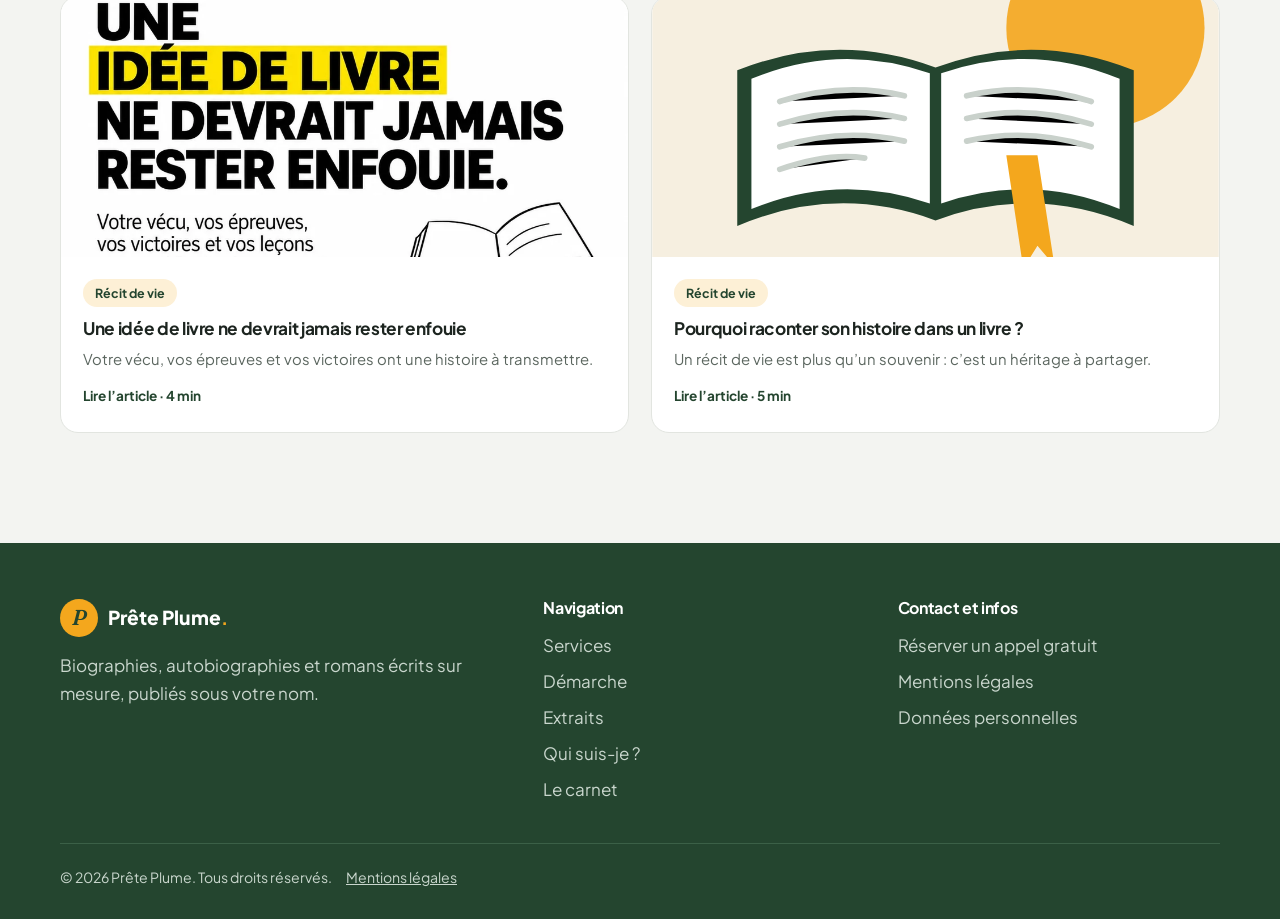
<file: article-memoire-familiale.html>
<!doctype html>
<html lang="fr">
<head>
  <meta charset="utf-8">
  <meta name="viewport" content="width=device-width, initial-scale=1">
  <title>Préserver la mémoire de sa famille Prête Plume</title>
  <meta name="description" content="Interroger ses proches, enregistrer les souvenirs, rassembler photos et lettres : une méthode simple pour préserver la mémoire de sa famille.">
  <link rel="icon" href="images/favicon.svg" type="image/svg+xml">
  <link rel="preconnect" href="https://fonts.googleapis.com">
  <link rel="preconnect" href="https://fonts.gstatic.com" crossorigin>
  <link href="https://fonts.googleapis.com/css2?family=Caveat:wght@600&family=Fraunces:ital,wght@0,400;1,400;1,500&family=Plus+Jakarta+Sans:wght@400;500;600;700;800&display=swap" rel="stylesheet">
  <link rel="stylesheet" href="styles.css">
</head>
<body>
  <div class="entete-zone">
    <header class="entete">
      <a class="logo" href="index.html"><span class="logo-rond" aria-hidden="true">P</span><span>Prête Plume<b>.</b></span></a>
      <button class="bouton-menu" type="button" aria-expanded="false" aria-controls="navigation">Menu</button>
      <nav class="navigation" id="navigation" aria-label="Navigation principale">
        <a href="index.html">Accueil</a>
        <a href="index.html#services">Services</a>
        <a href="extraits.html">Extraits</a>
        <a href="qui-suis-je.html">Qui suis-je ?</a>
        <a href="blog.html" aria-current="page">Le carnet</a>
        <a class="bouton-nav" href="index.html#contact">Réserver un appel</a>
      </nav>
    </header>
  </div>

  <main>
    <article class="lecture">
      <header class="lecture-entete">
        <a class="retour" href="blog.html">Retour au carnet</a>
        <p class="lecture-meta"><span class="categorie">Transmission</span> Lecture : 5 min</p>
        <h1>Préserver la mémoire de sa famille</h1>
      </header>
      <img class="lecture-image" src="images/famille.svg" alt="" width="400" height="260">
      <div class="lecture-corps">
<p class="intro">Chaque famille a ses récits. Le village d’origine, l’arrivée en ville, la boutique tenue pendant trente ans, le secret qu’on se murmure encore. Ces histoires disparaissent vite si personne ne les recueille. Voici comment les sauver, pas à pas.</p>

<h2>Commencez par ceux qui sont encore là</h2>
<p>Les papiers peuvent attendre. Les personnes, non. Vos parents, grands-parents, oncles et tantes sont la source la plus précieuse, et la plus fragile.</p>
<p>Proposez-leur un moment pour parler du passé. Beaucoup attendent qu’on leur pose la question. Certains n’osent pas raconter, de peur d’ennuyer. Votre intérêt suffit souvent à libérer la parole.</p>

<h2>Préparez quelques questions</h2>
<p>Les questions trop larges (« Raconte-moi ta vie ») bloquent. Les questions précises ouvrent des portes. Par exemple :</p>
<ul>
  <li>À quoi ressemblait la maison de ton enfance ?</li>
  <li>Quel était ton premier travail, et combien gagnais-tu ?</li>
  <li>Comment as-tu rencontré ton mari, ta femme ?</li>
  <li>Quel moment a été le plus difficile, et comment l’as-tu traversé ?</li>
  <li>Qu’aimerais-tu que tes petits-enfants sachent de toi ?</li>
</ul>
<p>Puis laissez venir. Les meilleures histoires arrivent souvent par des détours.</p>

<h2>Enregistrez plutôt que de noter</h2>
<p>Un téléphone posé sur la table suffit. L’enregistrement garde tout : les mots exacts, les silences, les rires, l’accent. En prenant des notes, on perd la moitié de ce qui se dit et on regarde son carnet au lieu de la personne.</p>
<p>Demandez toujours l’accord avant d’enregistrer, et précisez à quoi serviront les enregistrements.</p>

<h2>Rassemblez les traces</h2>
<p>Photos, lettres, livrets de famille, carnets de recettes, cartes postales, papiers militaires : tout peut compter. Scannez ce qui est abîmé ou unique, pour ne pas dépendre d’un seul exemplaire.</p>
<p>Et surtout, faites légender les photos par ceux qui savent encore qui est dessus. Un nom, un lieu, une année au dos d’un tirage, c’est un souvenir sauvé.</p>

<h2>Reliez les morceaux</h2>
<p>Au bout de quelques entretiens, vous aurez des fragments. Rangez-les par époque ou par personne. Une frise chronologique simple aide à voir les liens : qui vivait où, à quel moment, et pourquoi la famille a bougé.</p>

<h2>Faites-en un livre</h2>
<p>Des enregistrements et des boîtes de photos restent difficiles à transmettre. Un livre, lui, se lit, se partage, s’offre et traverse les générations.</p>
<p>C’est l’étape où l’on peut se sentir dépassé. Je peux prendre le relais : mener les entretiens avec vos proches, trier la matière recueillie et écrire le récit de votre famille. Vous gardez la main à chaque étape, et le livre devient un héritage commun.</p>
</div>
      <aside class="lecture-appel" aria-label="Contact">
        <h2>Votre histoire mérite <span class="accent">un livre</span></h2>
        <p>Réservez un appel gratuit de 30 minutes pour en parler.</p>
        <a class="bouton bouton-jaune" href="index.html#contact">Réserver un appel gratuit <span class="rond" aria-hidden="true"><svg viewBox="0 0 16 16" fill="none" stroke="currentColor" stroke-width="2" stroke-linecap="round" stroke-linejoin="round"><path d="M3 8h10M9 4l4 4-4 4"/></svg></span></a>
      </aside>
    </article>
    <section class="section lecture-suite" aria-labelledby="a-lire">
      <div class="conteneur">
        <h2 id="a-lire">À lire aussi</h2>
        <div class="articles">
          <a class="article" href="article-idee-de-livre.html"><img src="images/idee-de-livre.webp" alt="" width="400" height="260" loading="lazy" class="vignette-carree"><div><span class="categorie">Récit de vie</span><h3 class="h3">Une idée de livre ne devrait jamais rester enfouie</h3><p>Votre vécu, vos épreuves et vos victoires ont une histoire à transmettre.</p><span class="lire">Lire l’article · 4 min</span></div></a>
          <a class="article" href="article-raconter-son-histoire.html"><img src="images/livre-ouvert.svg" alt="" width="400" height="260" loading="lazy"><div><span class="categorie">Récit de vie</span><h3 class="h3">Pourquoi raconter son histoire dans un livre ?</h3><p>Un récit de vie est plus qu’un souvenir : c’est un héritage à partager.</p><span class="lire">Lire l’article · 5 min</span></div></a>
        </div>
      </div>
    </section>
  </main>
  <footer class="pied">
    <div class="conteneur">
      <div>
        <a class="logo" href="index.html"><span class="logo-rond" aria-hidden="true">P</span><span>Prête Plume<b>.</b></span></a>
        <p>Biographies, autobiographies et romans écrits sur mesure, publiés sous votre nom.</p>
      </div>
      <div>
        <h3>Navigation</h3>
        <ul><li><a href="index.html#services">Services</a></li><li><a href="index.html#demarche">Démarche</a></li><li><a href="extraits.html">Extraits</a></li><li><a href="qui-suis-je.html">Qui suis-je ?</a></li><li><a href="blog.html">Le carnet</a></li></ul>
      </div>
      <div>
        <h3>Contact et infos</h3>
        <ul><li><a href="index.html#contact">Réserver un appel gratuit</a></li><li><a href="mentions-legales.html">Mentions légales</a></li><li><a href="mentions-legales.html#donnees">Données personnelles</a></li></ul>
      </div>
    </div>
    <p class="pied-bas">© <span class="annee"></span> Prête Plume. Tous droits réservés. <a href="mentions-legales.html">Mentions légales</a></p>
  </footer>
  <script src="script.js"></script>
</body>
</html>
</file>
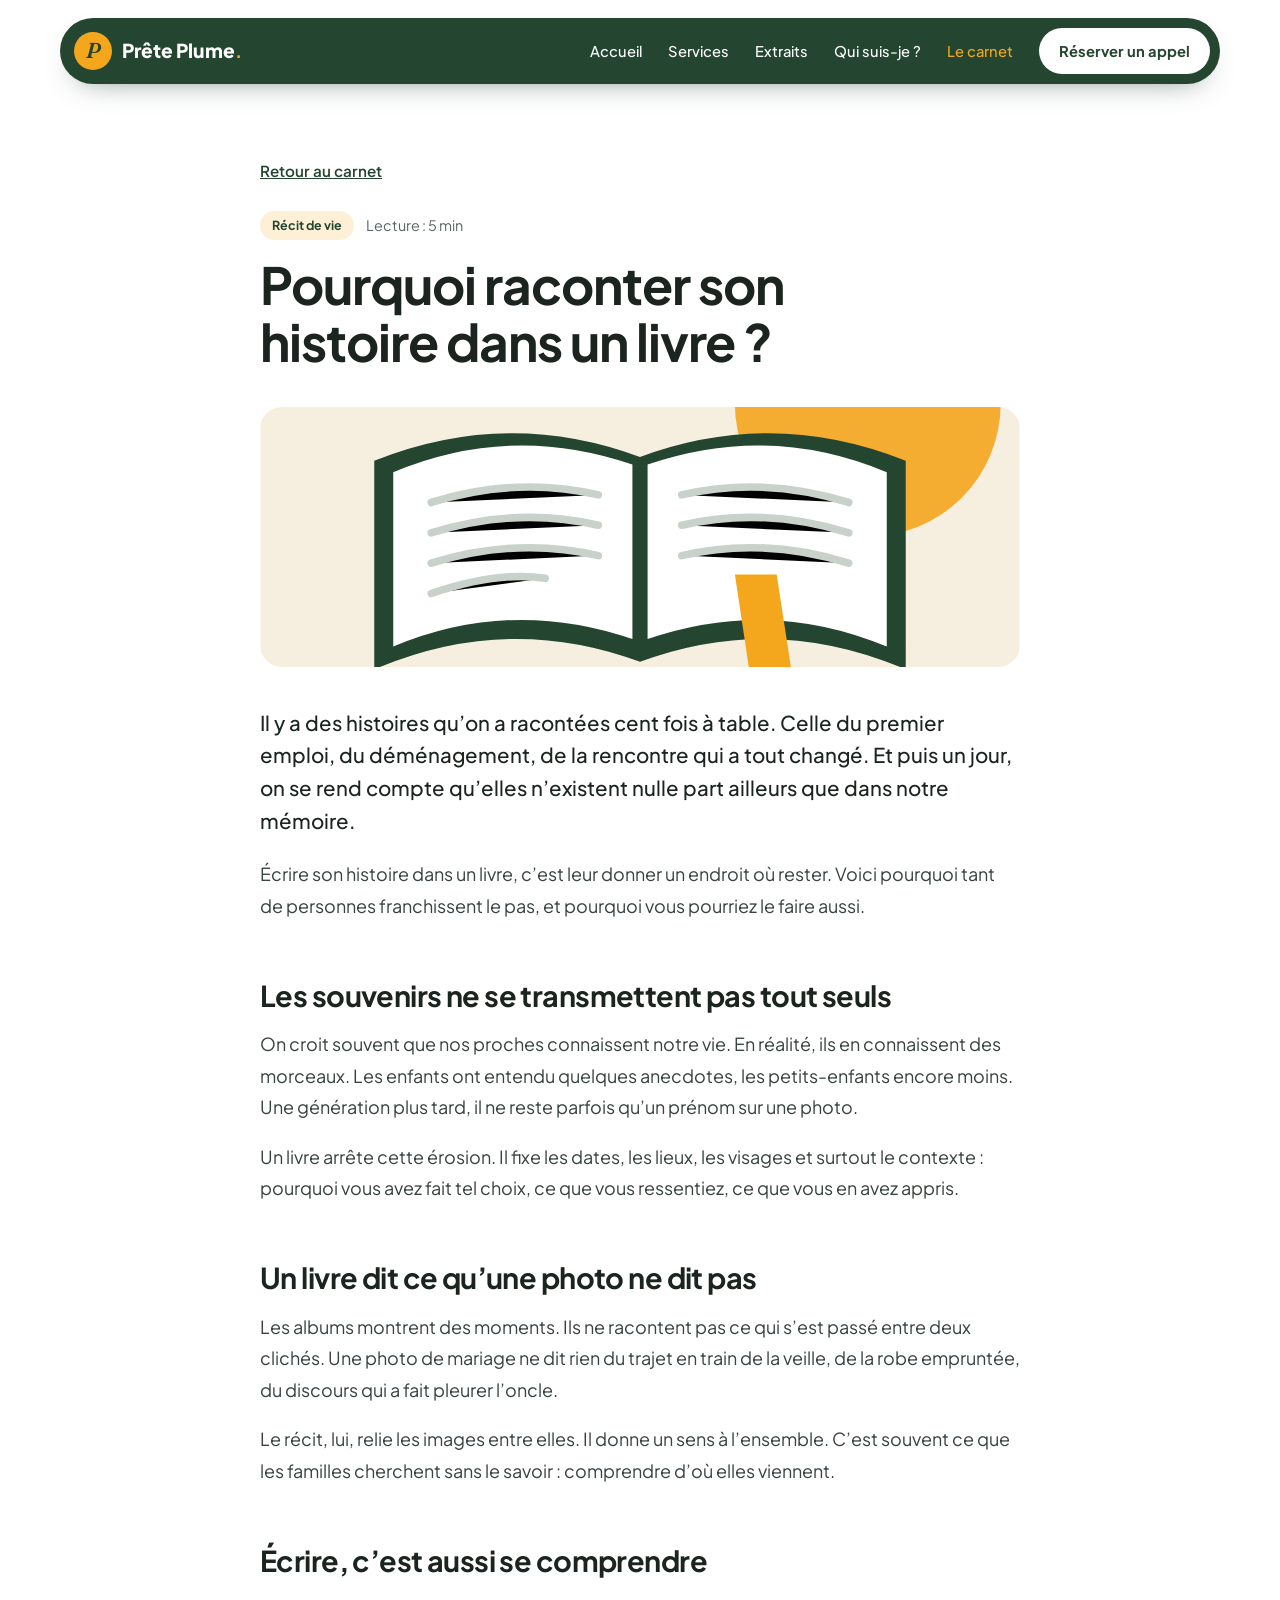
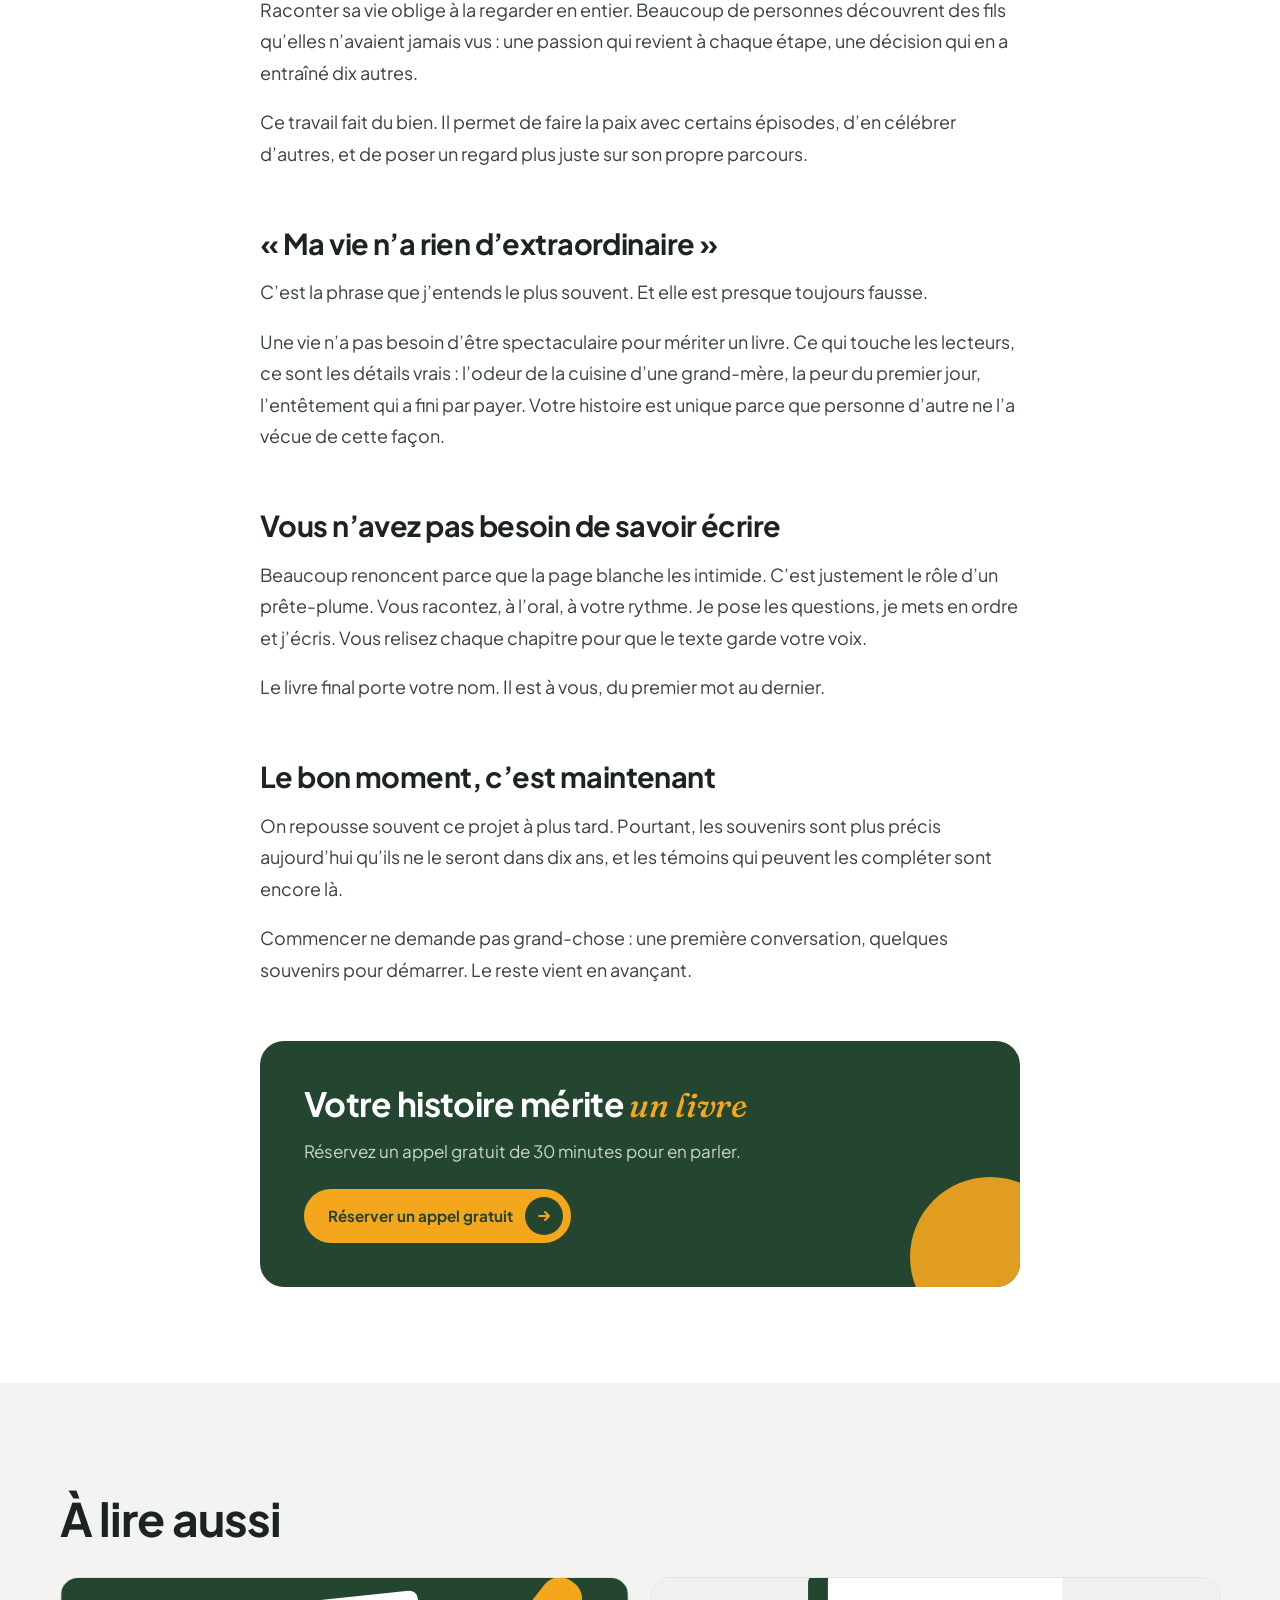
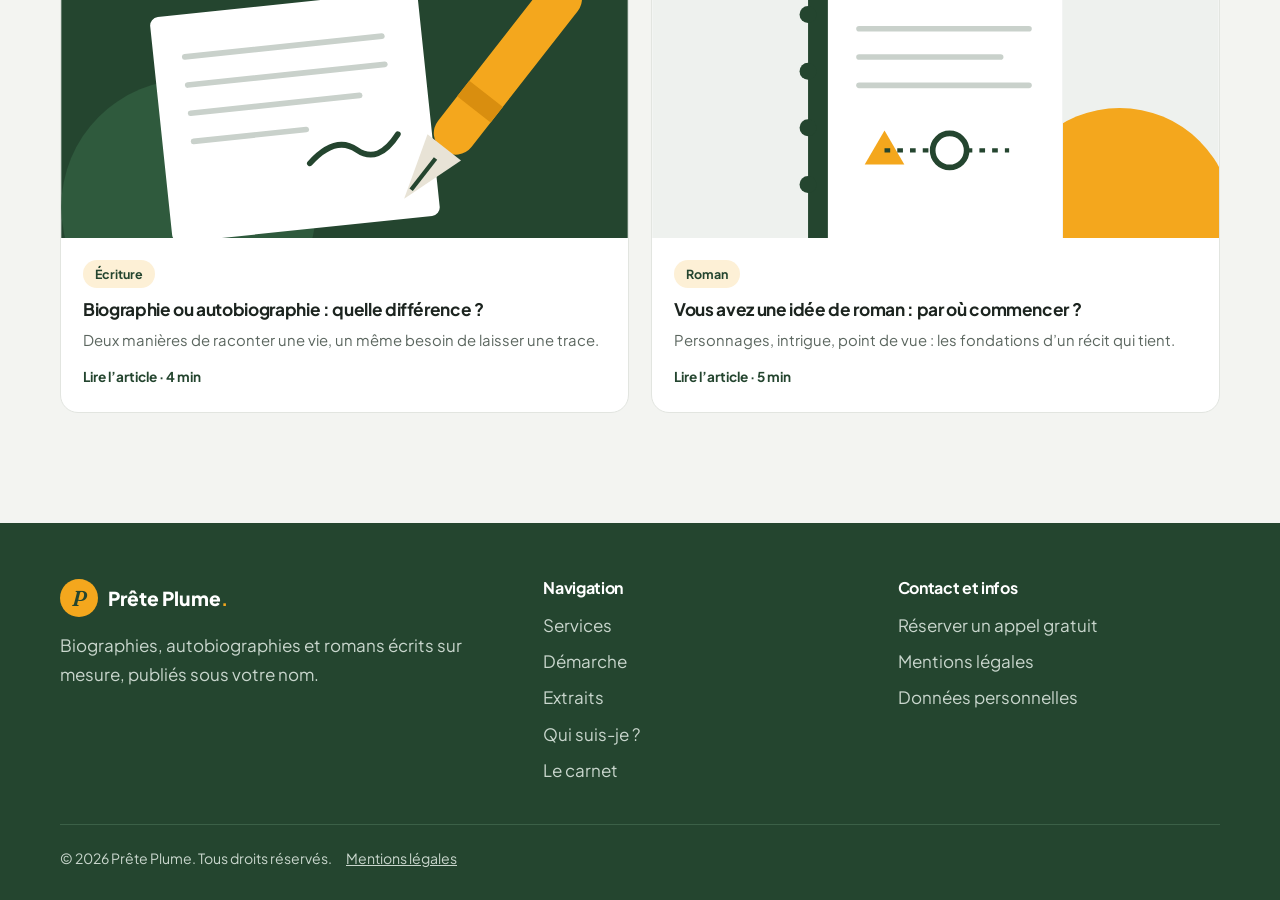
<file: article-raconter-son-histoire.html>
<!doctype html>
<html lang="fr">
<head>
  <meta charset="utf-8">
  <meta name="viewport" content="width=device-width, initial-scale=1">
  <title>Pourquoi raconter son histoire dans un livre ? Prête Plume</title>
  <meta name="description" content="Raconter son histoire dans un livre, c’est transmettre ce que les photos ne disent pas. Pourquoi se lancer, et pourquoi maintenant.">
  <link rel="icon" href="images/favicon.svg" type="image/svg+xml">
  <link rel="preconnect" href="https://fonts.googleapis.com">
  <link rel="preconnect" href="https://fonts.gstatic.com" crossorigin>
  <link href="https://fonts.googleapis.com/css2?family=Caveat:wght@600&family=Fraunces:ital,wght@0,400;1,400;1,500&family=Plus+Jakarta+Sans:wght@400;500;600;700;800&display=swap" rel="stylesheet">
  <link rel="stylesheet" href="styles.css">
</head>
<body>
  <div class="entete-zone">
    <header class="entete">
      <a class="logo" href="index.html"><span class="logo-rond" aria-hidden="true">P</span><span>Prête Plume<b>.</b></span></a>
      <button class="bouton-menu" type="button" aria-expanded="false" aria-controls="navigation">Menu</button>
      <nav class="navigation" id="navigation" aria-label="Navigation principale">
        <a href="index.html">Accueil</a>
        <a href="index.html#services">Services</a>
        <a href="extraits.html">Extraits</a>
        <a href="qui-suis-je.html">Qui suis-je ?</a>
        <a href="blog.html" aria-current="page">Le carnet</a>
        <a class="bouton-nav" href="index.html#contact">Réserver un appel</a>
      </nav>
    </header>
  </div>

  <main>
    <article class="lecture">
      <header class="lecture-entete">
        <a class="retour" href="blog.html">Retour au carnet</a>
        <p class="lecture-meta"><span class="categorie">Récit de vie</span> Lecture : 5 min</p>
        <h1>Pourquoi raconter son histoire dans un livre ?</h1>
      </header>
      <img class="lecture-image" src="images/livre-ouvert.svg" alt="" width="400" height="260">
      <div class="lecture-corps">
<p class="intro">Il y a des histoires qu’on a racontées cent fois à table. Celle du premier emploi, du déménagement, de la rencontre qui a tout changé. Et puis un jour, on se rend compte qu’elles n’existent nulle part ailleurs que dans notre mémoire.</p>
<p>Écrire son histoire dans un livre, c’est leur donner un endroit où rester. Voici pourquoi tant de personnes franchissent le pas, et pourquoi vous pourriez le faire aussi.</p>

<h2>Les souvenirs ne se transmettent pas tout seuls</h2>
<p>On croit souvent que nos proches connaissent notre vie. En réalité, ils en connaissent des morceaux. Les enfants ont entendu quelques anecdotes, les petits-enfants encore moins. Une génération plus tard, il ne reste parfois qu’un prénom sur une photo.</p>
<p>Un livre arrête cette érosion. Il fixe les dates, les lieux, les visages et surtout le contexte : pourquoi vous avez fait tel choix, ce que vous ressentiez, ce que vous en avez appris.</p>

<h2>Un livre dit ce qu’une photo ne dit pas</h2>
<p>Les albums montrent des moments. Ils ne racontent pas ce qui s’est passé entre deux clichés. Une photo de mariage ne dit rien du trajet en train de la veille, de la robe empruntée, du discours qui a fait pleurer l’oncle.</p>
<p>Le récit, lui, relie les images entre elles. Il donne un sens à l’ensemble. C’est souvent ce que les familles cherchent sans le savoir : comprendre d’où elles viennent.</p>

<h2>Écrire, c’est aussi se comprendre</h2>
<p>Raconter sa vie oblige à la regarder en entier. Beaucoup de personnes découvrent des fils qu’elles n’avaient jamais vus : une passion qui revient à chaque étape, une décision qui en a entraîné dix autres.</p>
<p>Ce travail fait du bien. Il permet de faire la paix avec certains épisodes, d’en célébrer d’autres, et de poser un regard plus juste sur son propre parcours.</p>

<h2>« Ma vie n’a rien d’extraordinaire »</h2>
<p>C’est la phrase que j’entends le plus souvent. Et elle est presque toujours fausse.</p>
<p>Une vie n’a pas besoin d’être spectaculaire pour mériter un livre. Ce qui touche les lecteurs, ce sont les détails vrais : l’odeur de la cuisine d’une grand-mère, la peur du premier jour, l’entêtement qui a fini par payer. Votre histoire est unique parce que personne d’autre ne l’a vécue de cette façon.</p>

<h2>Vous n’avez pas besoin de savoir écrire</h2>
<p>Beaucoup renoncent parce que la page blanche les intimide. C’est justement le rôle d’un prête-plume. Vous racontez, à l’oral, à votre rythme. Je pose les questions, je mets en ordre et j’écris. Vous relisez chaque chapitre pour que le texte garde votre voix.</p>
<p>Le livre final porte votre nom. Il est à vous, du premier mot au dernier.</p>

<h2>Le bon moment, c’est maintenant</h2>
<p>On repousse souvent ce projet à plus tard. Pourtant, les souvenirs sont plus précis aujourd’hui qu’ils ne le seront dans dix ans, et les témoins qui peuvent les compléter sont encore là.</p>
<p>Commencer ne demande pas grand-chose : une première conversation, quelques souvenirs pour démarrer. Le reste vient en avançant.</p>
</div>
      <aside class="lecture-appel" aria-label="Contact">
        <h2>Votre histoire mérite <span class="accent">un livre</span></h2>
        <p>Réservez un appel gratuit de 30 minutes pour en parler.</p>
        <a class="bouton bouton-jaune" href="index.html#contact">Réserver un appel gratuit <span class="rond" aria-hidden="true"><svg viewBox="0 0 16 16" fill="none" stroke="currentColor" stroke-width="2" stroke-linecap="round" stroke-linejoin="round"><path d="M3 8h10M9 4l4 4-4 4"/></svg></span></a>
      </aside>
    </article>
    <section class="section lecture-suite" aria-labelledby="a-lire">
      <div class="conteneur">
        <h2 id="a-lire">À lire aussi</h2>
        <div class="articles">
          <a class="article" href="article-biographie-ou-autobiographie.html"><img src="images/plume.svg" alt="" width="400" height="260" loading="lazy"><div><span class="categorie">Écriture</span><h3 class="h3">Biographie ou autobiographie : quelle différence ?</h3><p>Deux manières de raconter une vie, un même besoin de laisser une trace.</p><span class="lire">Lire l’article · 4 min</span></div></a>
          <a class="article" href="article-idee-de-roman.html"><img src="images/carnet.svg" alt="" width="400" height="260" loading="lazy"><div><span class="categorie">Roman</span><h3 class="h3">Vous avez une idée de roman : par où commencer ?</h3><p>Personnages, intrigue, point de vue : les fondations d’un récit qui tient.</p><span class="lire">Lire l’article · 5 min</span></div></a>
        </div>
      </div>
    </section>
  </main>
  <footer class="pied">
    <div class="conteneur">
      <div>
        <a class="logo" href="index.html"><span class="logo-rond" aria-hidden="true">P</span><span>Prête Plume<b>.</b></span></a>
        <p>Biographies, autobiographies et romans écrits sur mesure, publiés sous votre nom.</p>
      </div>
      <div>
        <h3>Navigation</h3>
        <ul><li><a href="index.html#services">Services</a></li><li><a href="index.html#demarche">Démarche</a></li><li><a href="extraits.html">Extraits</a></li><li><a href="qui-suis-je.html">Qui suis-je ?</a></li><li><a href="blog.html">Le carnet</a></li></ul>
      </div>
      <div>
        <h3>Contact et infos</h3>
        <ul><li><a href="index.html#contact">Réserver un appel gratuit</a></li><li><a href="mentions-legales.html">Mentions légales</a></li><li><a href="mentions-legales.html#donnees">Données personnelles</a></li></ul>
      </div>
    </div>
    <p class="pied-bas">© <span class="annee"></span> Prête Plume. Tous droits réservés. <a href="mentions-legales.html">Mentions légales</a></p>
  </footer>
  <script src="script.js"></script>
</body>
</html>
</file>
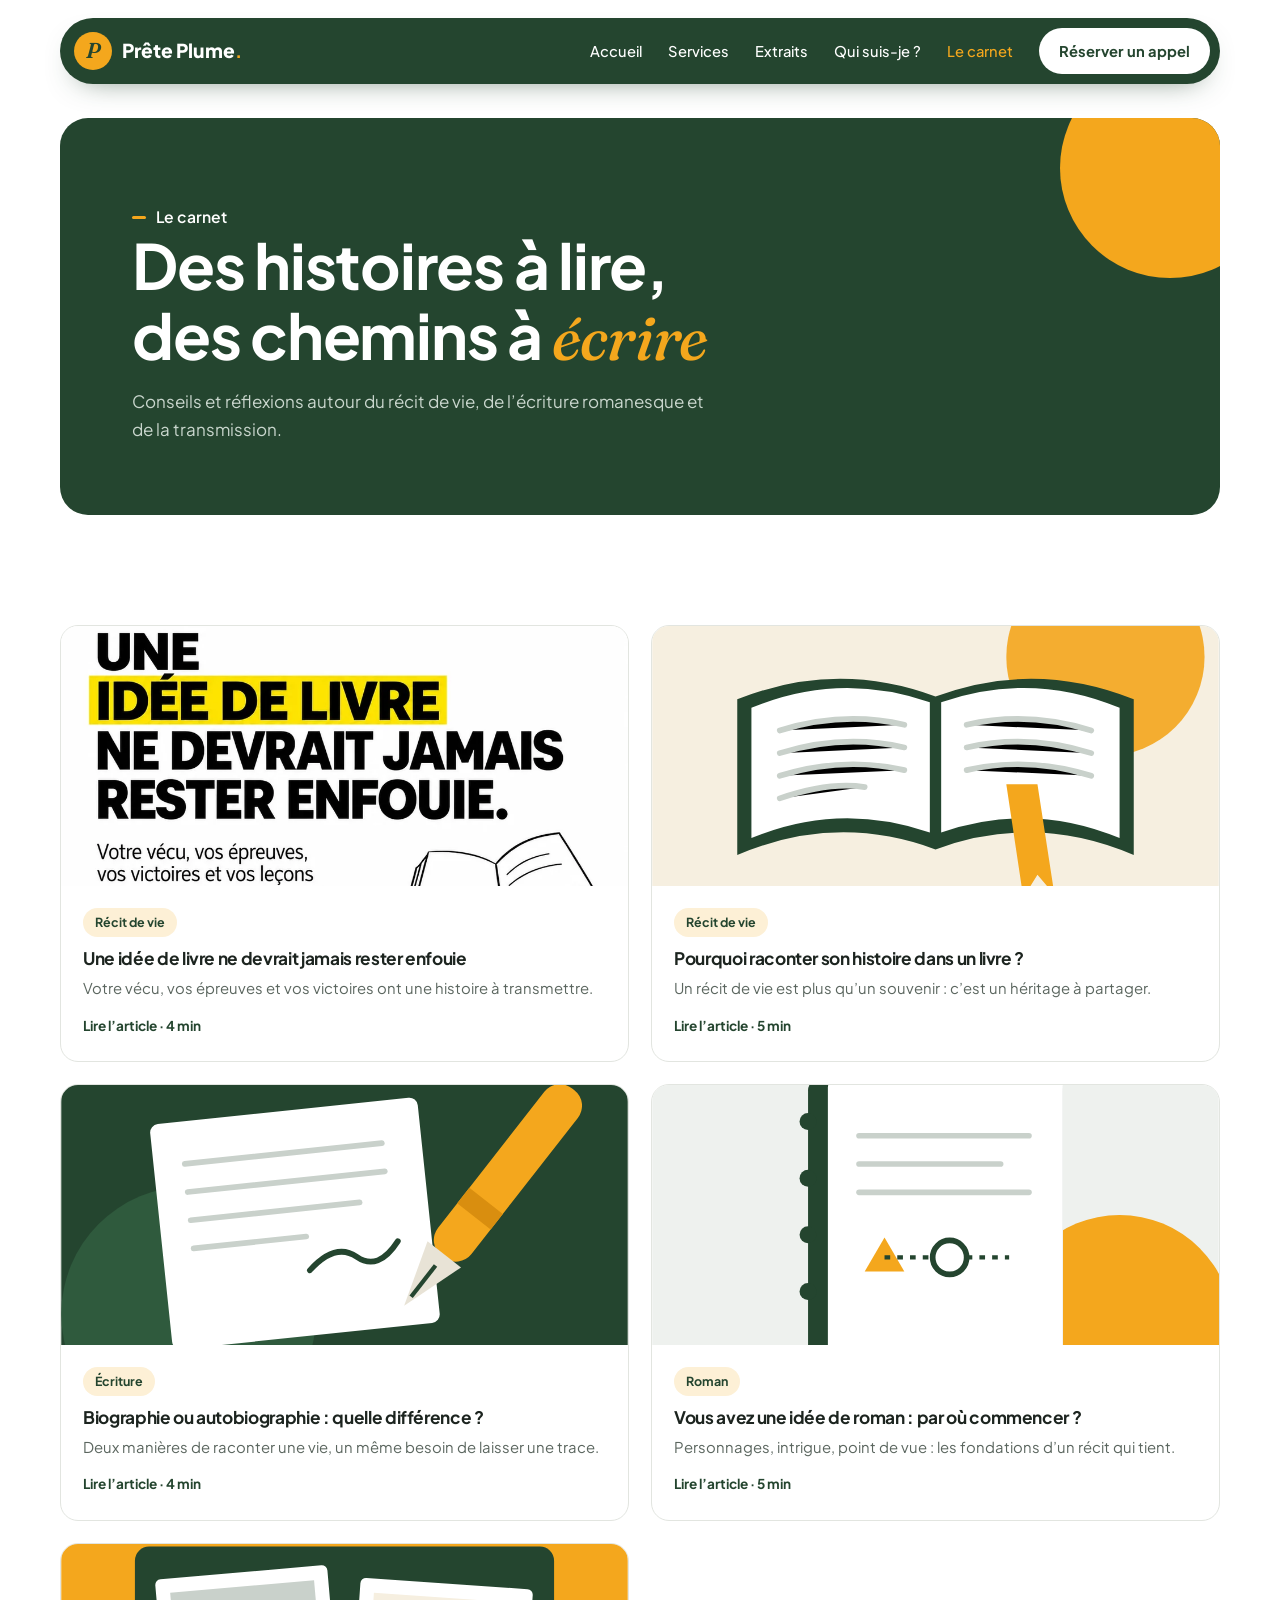
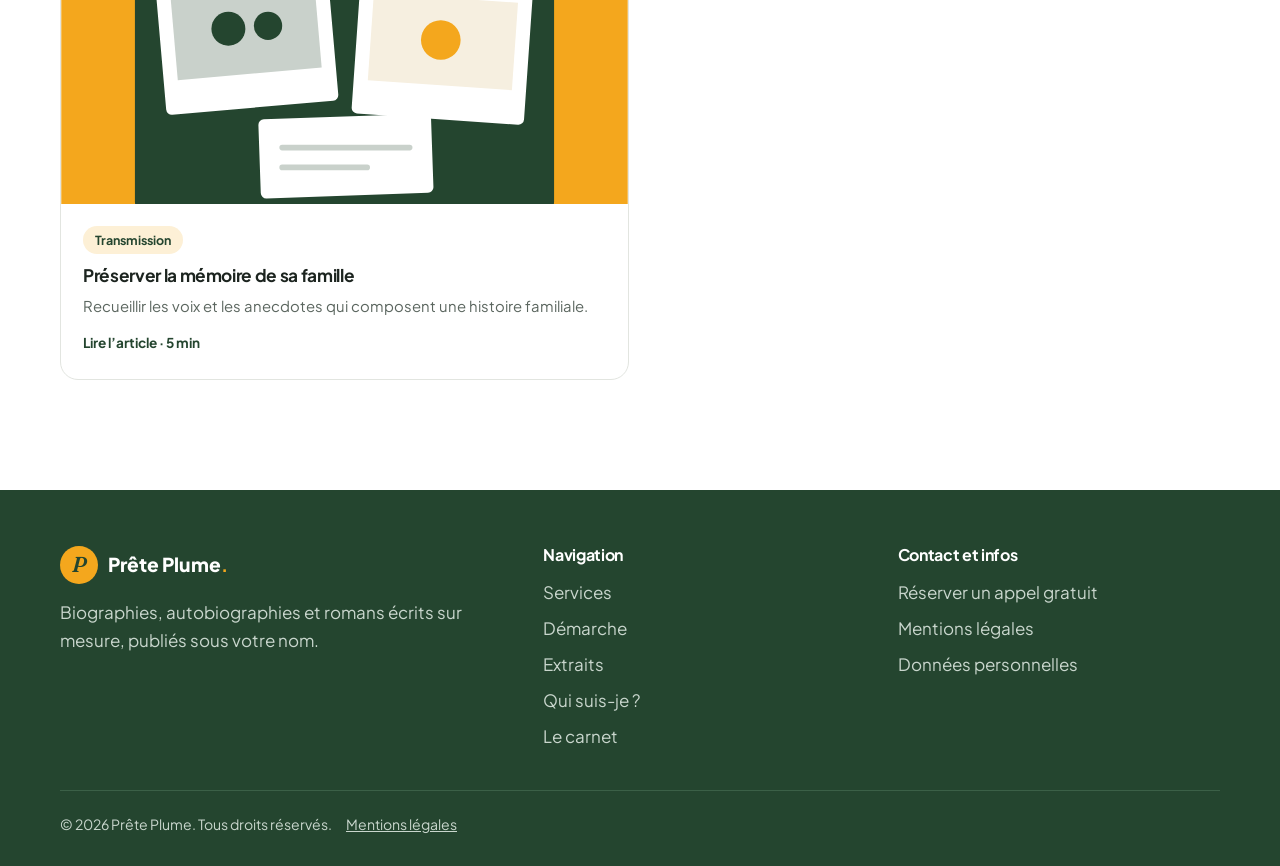
<file: blog.html>
<!doctype html>
<html lang="fr">
<head>
  <meta charset="utf-8">
  <meta name="viewport" content="width=device-width, initial-scale=1">
  <title>Le carnet, Prête Plume</title>
  <meta name="description" content="Le carnet de Prête Plume : articles sur le récit de vie, l’écriture romanesque et la transmission.">
  <link rel="icon" href="images/favicon.svg" type="image/svg+xml">
  <link rel="preconnect" href="https://fonts.googleapis.com">
  <link rel="preconnect" href="https://fonts.gstatic.com" crossorigin>
  <link href="https://fonts.googleapis.com/css2?family=Caveat:wght@600&family=Fraunces:ital,wght@0,400;1,400;1,500&family=Plus+Jakarta+Sans:wght@400;500;600;700;800&display=swap" rel="stylesheet">
  <link rel="stylesheet" href="styles.css">
</head>
<body>
  <div class="entete-zone">
    <header class="entete">
      <a class="logo" href="index.html"><span class="logo-rond" aria-hidden="true">P</span><span>Prête Plume<b>.</b></span></a>
      <button class="bouton-menu" type="button" aria-expanded="false" aria-controls="navigation">Menu</button>
      <nav class="navigation" id="navigation" aria-label="Navigation principale">
        <a href="index.html">Accueil</a>
        <a href="index.html#services">Services</a>
        <a href="extraits.html">Extraits</a>
        <a href="qui-suis-je.html">Qui suis-je ?</a>
        <a href="blog.html" aria-current="page">Le carnet</a>
        <a class="bouton-nav" href="index.html#contact">Réserver un appel</a>
      </nav>
    </header>
  </div>

  <main>
    <section class="bandeau-page" aria-labelledby="titre">
      <p class="surtitre">Le carnet</p>
      <h1 id="titre">Des histoires à lire, des chemins à <span class="accent">écrire</span></h1>
      <p>Conseils et réflexions autour du récit de vie, de l’écriture romanesque et de la transmission.</p>
    </section>

    <section class="section carnet-page">
      <div class="conteneur">
        <div class="articles">
          <a class="article" href="article-idee-de-livre.html"><img src="images/idee-de-livre.webp" alt="" width="400" height="260" loading="lazy" class="vignette-carree"><div><span class="categorie">Récit de vie</span><h2 class="h3">Une idée de livre ne devrait jamais rester enfouie</h2><p>Votre vécu, vos épreuves et vos victoires ont une histoire à transmettre.</p><span class="lire">Lire l’article · 4 min</span></div></a>
          <a class="article" href="article-raconter-son-histoire.html"><img src="images/livre-ouvert.svg" alt="" width="400" height="260" loading="lazy"><div><span class="categorie">Récit de vie</span><h2 class="h3">Pourquoi raconter son histoire dans un livre ?</h2><p>Un récit de vie est plus qu’un souvenir : c’est un héritage à partager.</p><span class="lire">Lire l’article · 5 min</span></div></a>
          <a class="article" href="article-biographie-ou-autobiographie.html"><img src="images/plume.svg" alt="" width="400" height="260" loading="lazy"><div><span class="categorie">Écriture</span><h2 class="h3">Biographie ou autobiographie : quelle différence ?</h2><p>Deux manières de raconter une vie, un même besoin de laisser une trace.</p><span class="lire">Lire l’article · 4 min</span></div></a>
          <a class="article" href="article-idee-de-roman.html"><img src="images/carnet.svg" alt="" width="400" height="260" loading="lazy"><div><span class="categorie">Roman</span><h2 class="h3">Vous avez une idée de roman : par où commencer ?</h2><p>Personnages, intrigue, point de vue : les fondations d’un récit qui tient.</p><span class="lire">Lire l’article · 5 min</span></div></a>
          <a class="article" href="article-memoire-familiale.html"><img src="images/famille.svg" alt="" width="400" height="260" loading="lazy"><div><span class="categorie">Transmission</span><h2 class="h3">Préserver la mémoire de sa famille</h2><p>Recueillir les voix et les anecdotes qui composent une histoire familiale.</p><span class="lire">Lire l’article · 5 min</span></div></a>
        </div>
      </div>
    </section>
  </main>
  <footer class="pied">
    <div class="conteneur">
      <div>
        <a class="logo" href="index.html"><span class="logo-rond" aria-hidden="true">P</span><span>Prête Plume<b>.</b></span></a>
        <p>Biographies, autobiographies et romans écrits sur mesure, publiés sous votre nom.</p>
      </div>
      <div>
        <h3>Navigation</h3>
        <ul><li><a href="index.html#services">Services</a></li><li><a href="index.html#demarche">Démarche</a></li><li><a href="extraits.html">Extraits</a></li><li><a href="qui-suis-je.html">Qui suis-je ?</a></li><li><a href="blog.html">Le carnet</a></li></ul>
      </div>
      <div>
        <h3>Contact et infos</h3>
        <ul><li><a href="index.html#contact">Réserver un appel gratuit</a></li><li><a href="mentions-legales.html">Mentions légales</a></li><li><a href="mentions-legales.html#donnees">Données personnelles</a></li></ul>
      </div>
    </div>
    <p class="pied-bas">© <span class="annee"></span> Prête Plume. Tous droits réservés. <a href="mentions-legales.html">Mentions légales</a></p>
  </footer>
  <script src="script.js"></script>
</body>
</html>
</file>
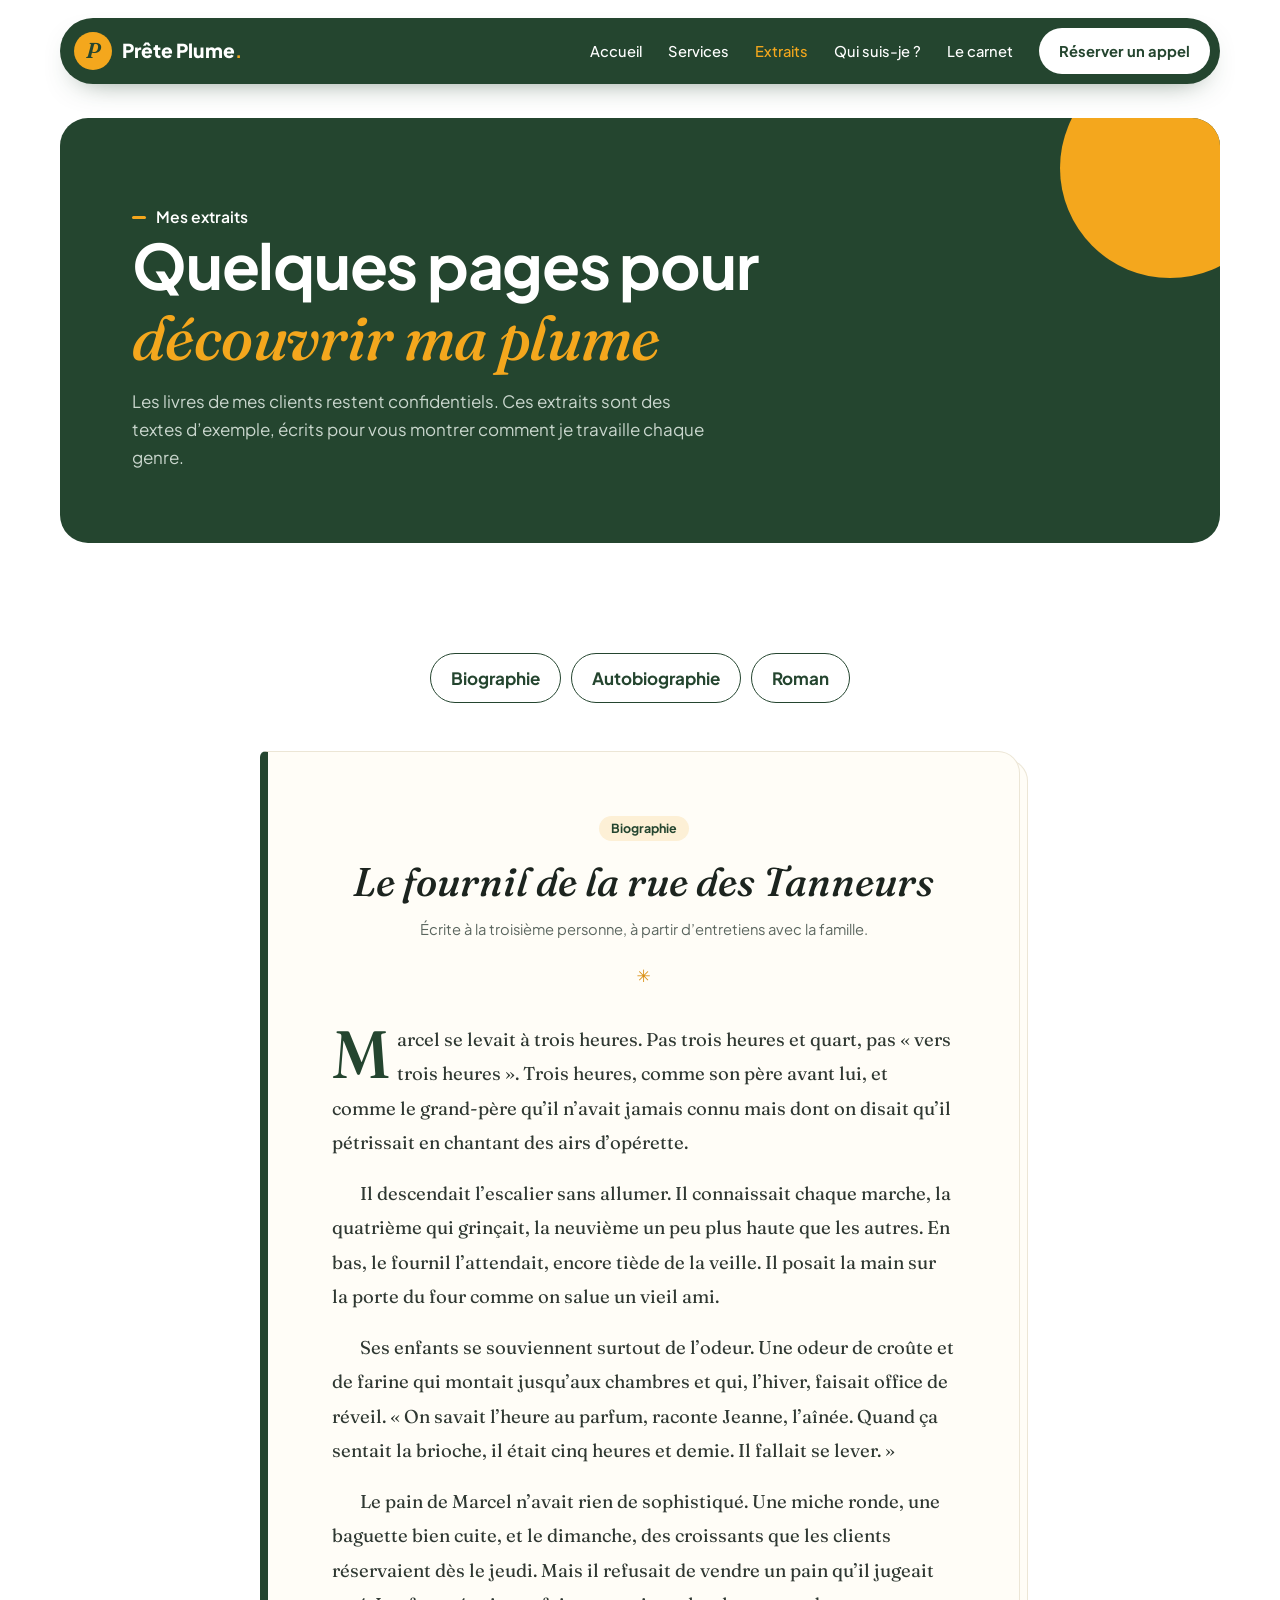
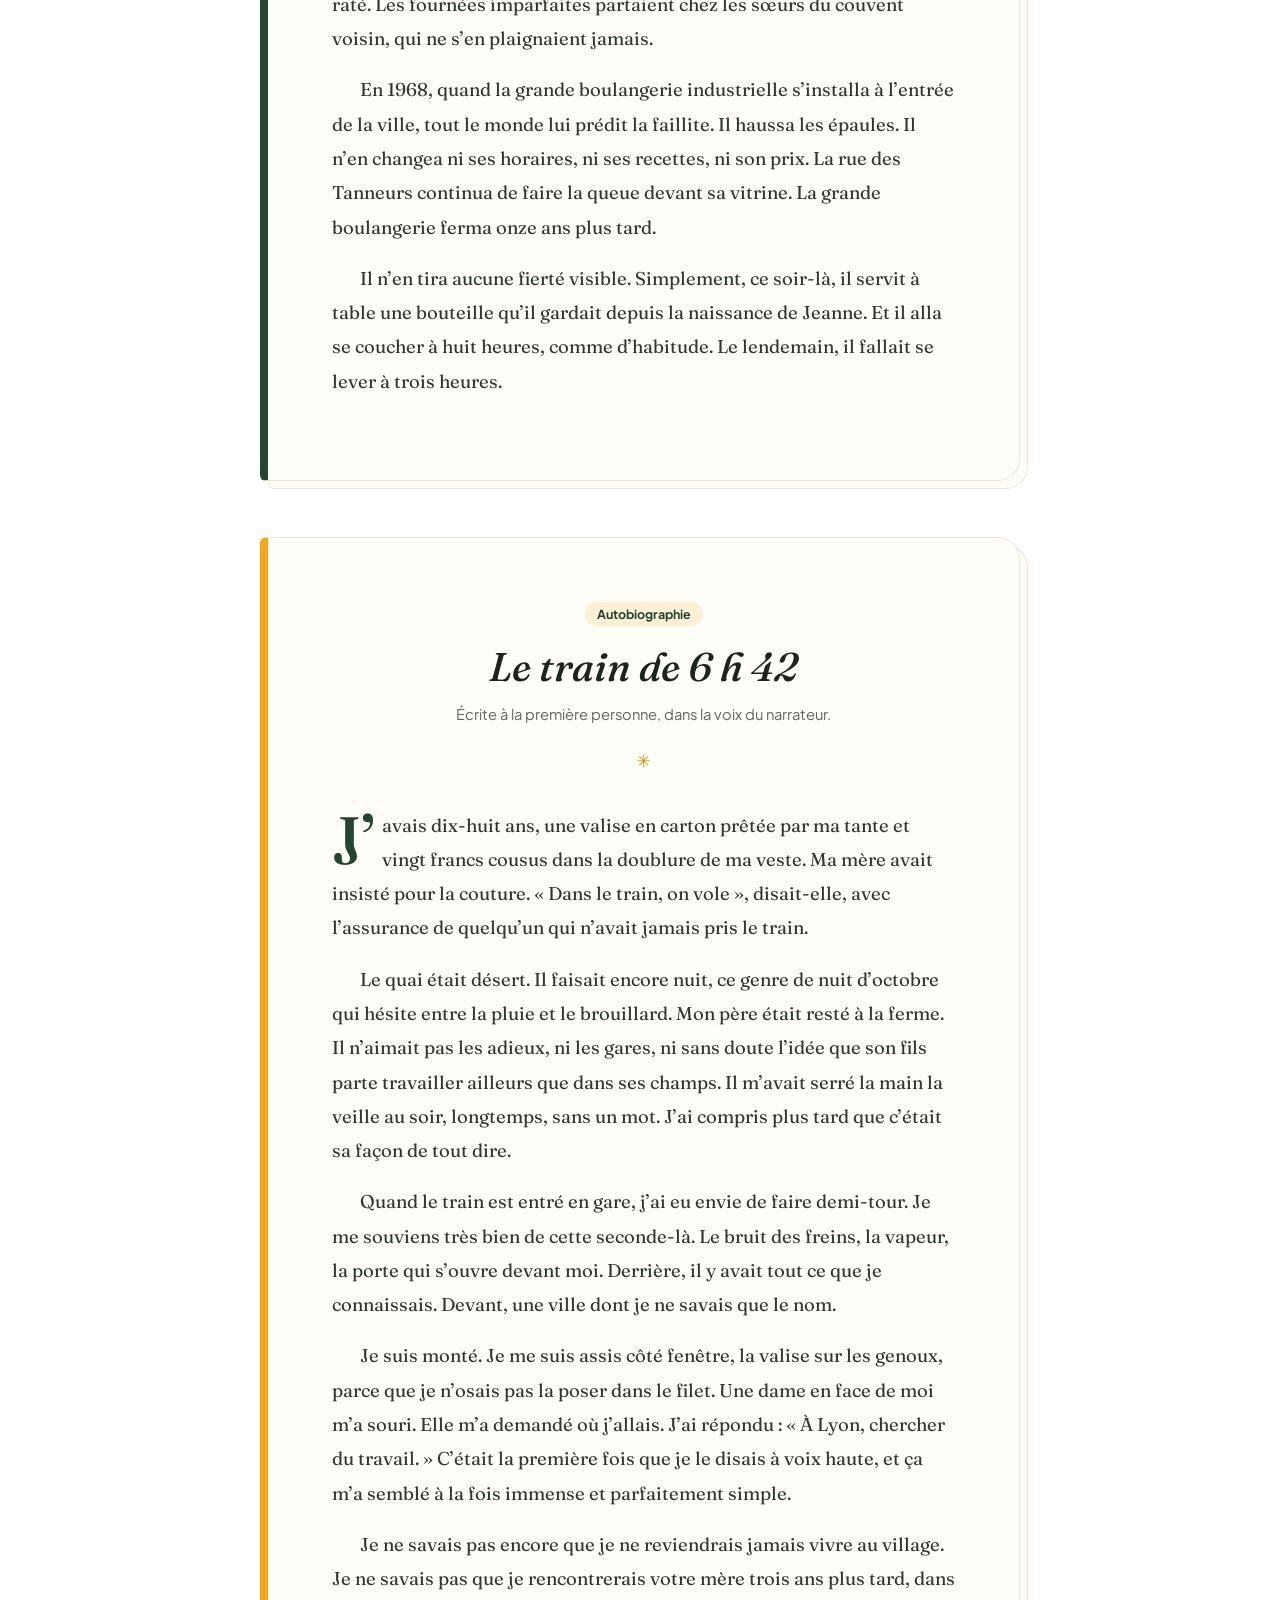
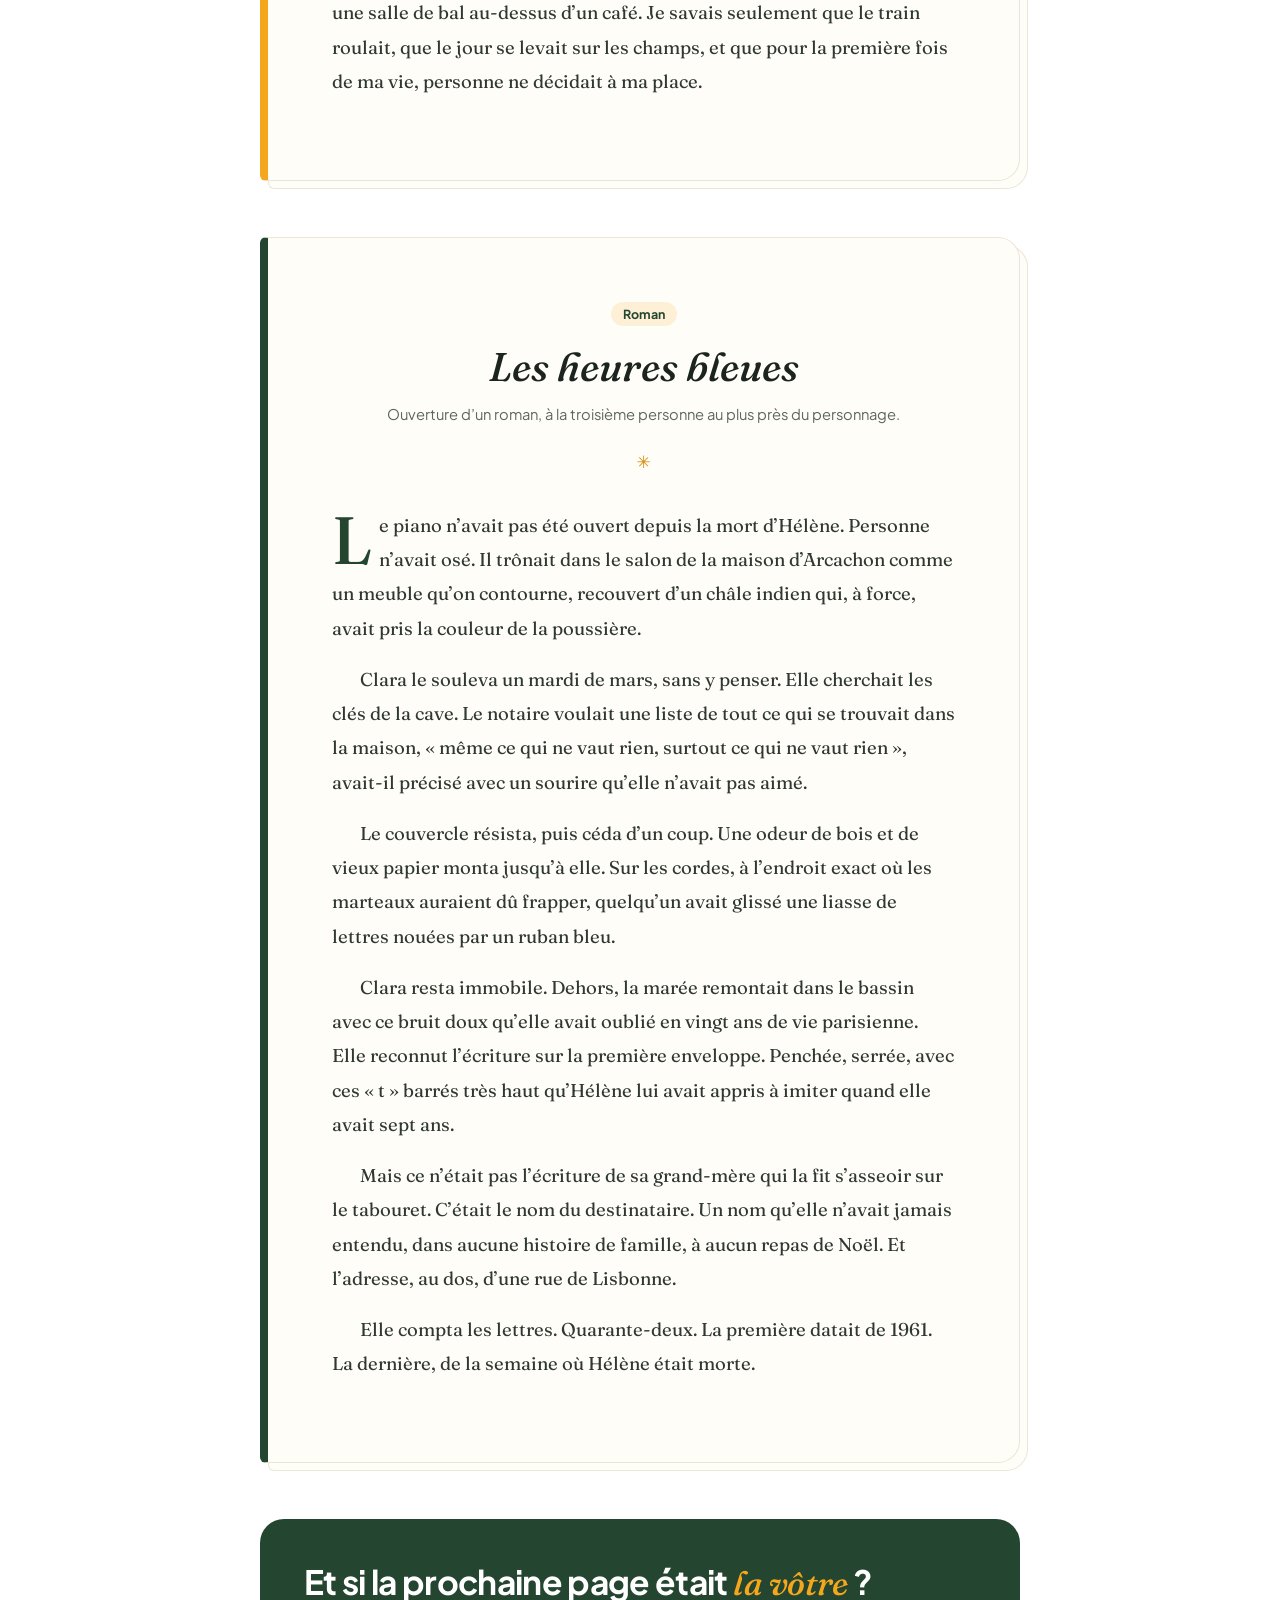
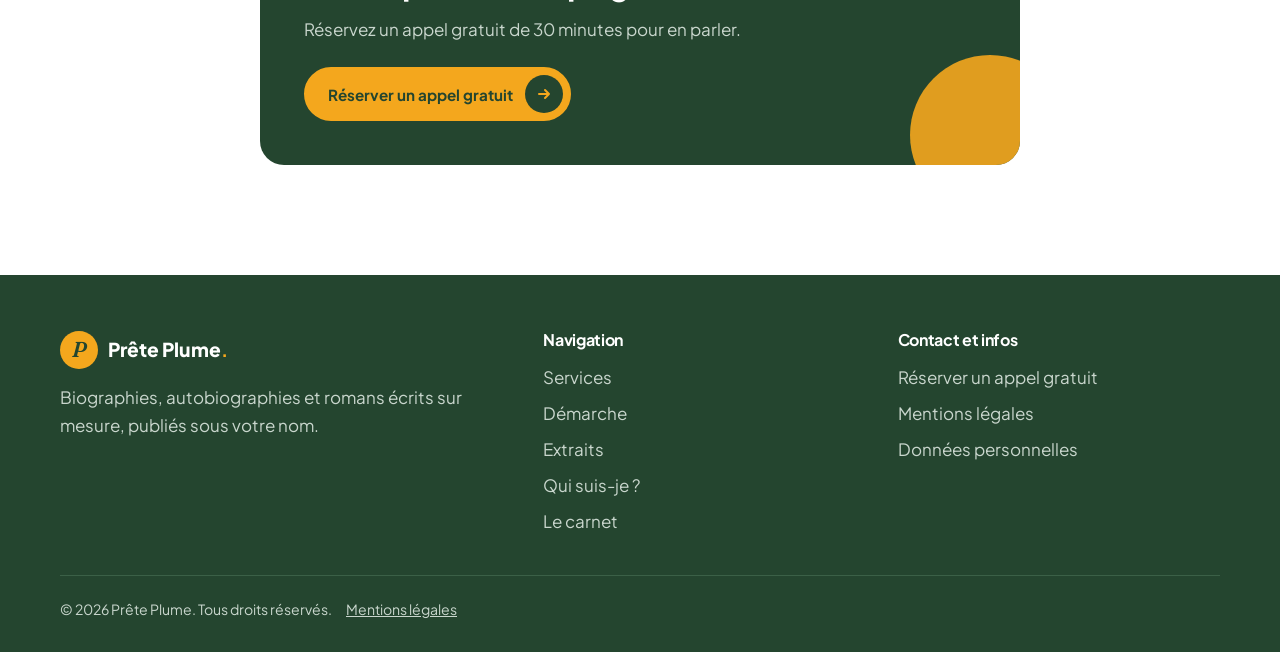
<file: extraits.html>
<!doctype html>
<html lang="fr">
<head>
  <meta charset="utf-8">
  <meta name="viewport" content="width=device-width, initial-scale=1">
  <title>Mes extraits, Prête Plume</title>
  <meta name="description" content="Extraits d’exemple de biographie, d’autobiographie et de roman pour découvrir le style de Prête Plume.">
  <link rel="icon" href="images/favicon.svg" type="image/svg+xml">
  <link rel="preconnect" href="https://fonts.googleapis.com">
  <link rel="preconnect" href="https://fonts.gstatic.com" crossorigin>
  <link href="https://fonts.googleapis.com/css2?family=Caveat:wght@600&family=Fraunces:ital,wght@0,400;1,400;1,500&family=Plus+Jakarta+Sans:wght@400;500;600;700;800&display=swap" rel="stylesheet">
  <link rel="stylesheet" href="styles.css">
</head>
<body>
  <div class="entete-zone">
    <header class="entete">
      <a class="logo" href="index.html"><span class="logo-rond" aria-hidden="true">P</span><span>Prête Plume<b>.</b></span></a>
      <button class="bouton-menu" type="button" aria-expanded="false" aria-controls="navigation">Menu</button>
      <nav class="navigation" id="navigation" aria-label="Navigation principale">
        <a href="index.html">Accueil</a>
        <a href="index.html#services">Services</a>
        <a href="extraits.html" aria-current="page">Extraits</a>
        <a href="qui-suis-je.html">Qui suis-je ?</a>
        <a href="blog.html">Le carnet</a>
        <a class="bouton-nav" href="index.html#contact">Réserver un appel</a>
      </nav>
    </header>
  </div>

  <main>
    <section class="bandeau-page" aria-labelledby="titre">
      <p class="surtitre">Mes extraits</p>
      <h1 id="titre">Quelques pages pour <span class="accent">découvrir ma plume</span></h1>
      <p>Les livres de mes clients restent confidentiels. Ces extraits sont des textes d’exemple, écrits pour vous montrer comment je travaille chaque genre.</p>
    </section>

    <section class="section">
      <nav class="sommaire-extraits" aria-label="Extraits">
        <a href="#biographie">Biographie</a>
        <a href="#autobiographie">Autobiographie</a>
        <a href="#roman">Roman</a>
      </nav>
      <article class="extrait" id="biographie" aria-labelledby="titre-biographie">
        <header class="extrait-entete">
          <span class="page-genre">Biographie</span>
          <h2 id="titre-biographie">Le fournil de la rue des Tanneurs</h2>
          <p>Écrite à la troisième personne, à partir d’entretiens avec la famille.</p>
        </header>
        <div class="extrait-texte">
<p>Marcel se levait à trois heures. Pas trois heures et quart, pas « vers trois heures ». Trois heures, comme son père avant lui, et comme le grand-père qu’il n’avait jamais connu mais dont on disait qu’il pétrissait en chantant des airs d’opérette.</p>
<p>Il descendait l’escalier sans allumer. Il connaissait chaque marche, la quatrième qui grinçait, la neuvième un peu plus haute que les autres. En bas, le fournil l’attendait, encore tiède de la veille. Il posait la main sur la porte du four comme on salue un vieil ami.</p>
<p>Ses enfants se souviennent surtout de l’odeur. Une odeur de croûte et de farine qui montait jusqu’aux chambres et qui, l’hiver, faisait office de réveil. « On savait l’heure au parfum, raconte Jeanne, l’aînée. Quand ça sentait la brioche, il était cinq heures et demie. Il fallait se lever. »</p>
<p>Le pain de Marcel n’avait rien de sophistiqué. Une miche ronde, une baguette bien cuite, et le dimanche, des croissants que les clients réservaient dès le jeudi. Mais il refusait de vendre un pain qu’il jugeait raté. Les fournées imparfaites partaient chez les sœurs du couvent voisin, qui ne s’en plaignaient jamais.</p>
<p>En 1968, quand la grande boulangerie industrielle s’installa à l’entrée de la ville, tout le monde lui prédit la faillite. Il haussa les épaules. Il n’en changea ni ses horaires, ni ses recettes, ni son prix. La rue des Tanneurs continua de faire la queue devant sa vitrine. La grande boulangerie ferma onze ans plus tard.</p>
<p>Il n’en tira aucune fierté visible. Simplement, ce soir-là, il servit à table une bouteille qu’il gardait depuis la naissance de Jeanne. Et il alla se coucher à huit heures, comme d’habitude. Le lendemain, il fallait se lever à trois heures.</p>
</div>
      </article>
      <article class="extrait" id="autobiographie" aria-labelledby="titre-autobiographie">
        <header class="extrait-entete">
          <span class="page-genre">Autobiographie</span>
          <h2 id="titre-autobiographie">Le train de 6 h 42</h2>
          <p>Écrite à la première personne, dans la voix du narrateur.</p>
        </header>
        <div class="extrait-texte">
<p>J’avais dix-huit ans, une valise en carton prêtée par ma tante et vingt francs cousus dans la doublure de ma veste. Ma mère avait insisté pour la couture. « Dans le train, on vole », disait-elle, avec l’assurance de quelqu’un qui n’avait jamais pris le train.</p>
<p>Le quai était désert. Il faisait encore nuit, ce genre de nuit d’octobre qui hésite entre la pluie et le brouillard. Mon père était resté à la ferme. Il n’aimait pas les adieux, ni les gares, ni sans doute l’idée que son fils parte travailler ailleurs que dans ses champs. Il m’avait serré la main la veille au soir, longtemps, sans un mot. J’ai compris plus tard que c’était sa façon de tout dire.</p>
<p>Quand le train est entré en gare, j’ai eu envie de faire demi-tour. Je me souviens très bien de cette seconde-là. Le bruit des freins, la vapeur, la porte qui s’ouvre devant moi. Derrière, il y avait tout ce que je connaissais. Devant, une ville dont je ne savais que le nom.</p>
<p>Je suis monté. Je me suis assis côté fenêtre, la valise sur les genoux, parce que je n’osais pas la poser dans le filet. Une dame en face de moi m’a souri. Elle m’a demandé où j’allais. J’ai répondu : « À Lyon, chercher du travail. » C’était la première fois que je le disais à voix haute, et ça m’a semblé à la fois immense et parfaitement simple.</p>
<p>Je ne savais pas encore que je ne reviendrais jamais vivre au village. Je ne savais pas que je rencontrerais votre mère trois ans plus tard, dans une salle de bal au-dessus d’un café. Je savais seulement que le train roulait, que le jour se levait sur les champs, et que pour la première fois de ma vie, personne ne décidait à ma place.</p>
</div>
      </article>
      <article class="extrait" id="roman" aria-labelledby="titre-roman">
        <header class="extrait-entete">
          <span class="page-genre">Roman</span>
          <h2 id="titre-roman">Les heures bleues</h2>
          <p>Ouverture d’un roman, à la troisième personne au plus près du personnage.</p>
        </header>
        <div class="extrait-texte">
<p>Le piano n’avait pas été ouvert depuis la mort d’Hélène. Personne n’avait osé. Il trônait dans le salon de la maison d’Arcachon comme un meuble qu’on contourne, recouvert d’un châle indien qui, à force, avait pris la couleur de la poussière.</p>
<p>Clara le souleva un mardi de mars, sans y penser. Elle cherchait les clés de la cave. Le notaire voulait une liste de tout ce qui se trouvait dans la maison, « même ce qui ne vaut rien, surtout ce qui ne vaut rien », avait-il précisé avec un sourire qu’elle n’avait pas aimé.</p>
<p>Le couvercle résista, puis céda d’un coup. Une odeur de bois et de vieux papier monta jusqu’à elle. Sur les cordes, à l’endroit exact où les marteaux auraient dû frapper, quelqu’un avait glissé une liasse de lettres nouées par un ruban bleu.</p>
<p>Clara resta immobile. Dehors, la marée remontait dans le bassin avec ce bruit doux qu’elle avait oublié en vingt ans de vie parisienne. Elle reconnut l’écriture sur la première enveloppe. Penchée, serrée, avec ces « t » barrés très haut qu’Hélène lui avait appris à imiter quand elle avait sept ans.</p>
<p>Mais ce n’était pas l’écriture de sa grand-mère qui la fit s’asseoir sur le tabouret. C’était le nom du destinataire. Un nom qu’elle n’avait jamais entendu, dans aucune histoire de famille, à aucun repas de Noël. Et l’adresse, au dos, d’une rue de Lisbonne.</p>
<p>Elle compta les lettres. Quarante-deux. La première datait de 1961. La dernière, de la semaine où Hélène était morte.</p>
</div>
      </article>
      <aside class="lecture-appel extraits-appel" aria-label="Contact">
        <h2>Et si la prochaine page était <span class="accent">la vôtre</span>&nbsp;?</h2>
        <p>Réservez un appel gratuit de 30 minutes pour en parler.</p>
        <a class="bouton bouton-jaune" href="index.html#contact">Réserver un appel gratuit <span class="rond" aria-hidden="true"><svg viewBox="0 0 16 16" fill="none" stroke="currentColor" stroke-width="2" stroke-linecap="round" stroke-linejoin="round"><path d="M3 8h10M9 4l4 4-4 4"/></svg></span></a>
      </aside>
    </section>
  </main>
  <footer class="pied">
    <div class="conteneur">
      <div>
        <a class="logo" href="index.html"><span class="logo-rond" aria-hidden="true">P</span><span>Prête Plume<b>.</b></span></a>
        <p>Biographies, autobiographies et romans écrits sur mesure, publiés sous votre nom.</p>
      </div>
      <div>
        <h3>Navigation</h3>
        <ul><li><a href="index.html#services">Services</a></li><li><a href="index.html#demarche">Démarche</a></li><li><a href="extraits.html">Extraits</a></li><li><a href="qui-suis-je.html">Qui suis-je ?</a></li><li><a href="blog.html">Le carnet</a></li></ul>
      </div>
      <div>
        <h3>Contact et infos</h3>
        <ul><li><a href="index.html#contact">Réserver un appel gratuit</a></li><li><a href="mentions-legales.html">Mentions légales</a></li><li><a href="mentions-legales.html#donnees">Données personnelles</a></li></ul>
      </div>
    </div>
    <p class="pied-bas">© <span class="annee"></span> Prête Plume. Tous droits réservés. <a href="mentions-legales.html">Mentions légales</a></p>
  </footer>
  <script src="script.js"></script>
</body>
</html>
</file>
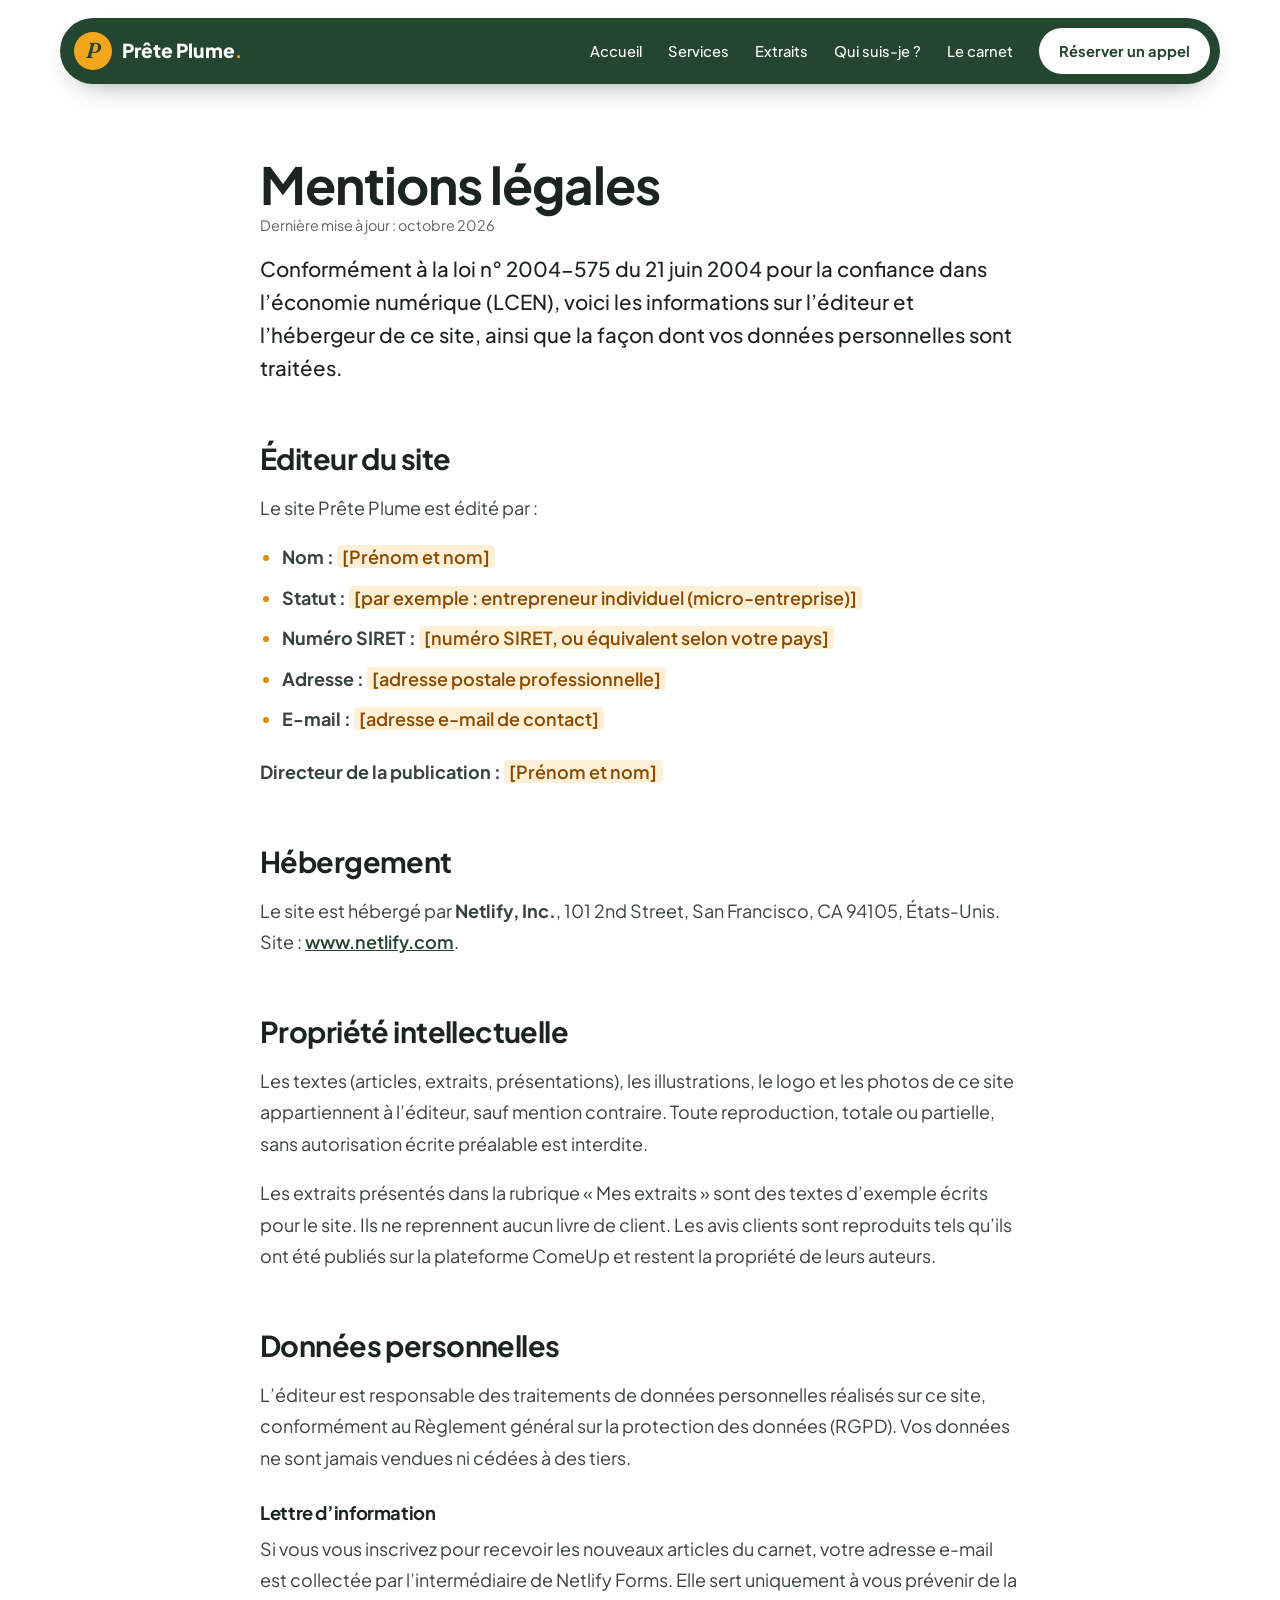
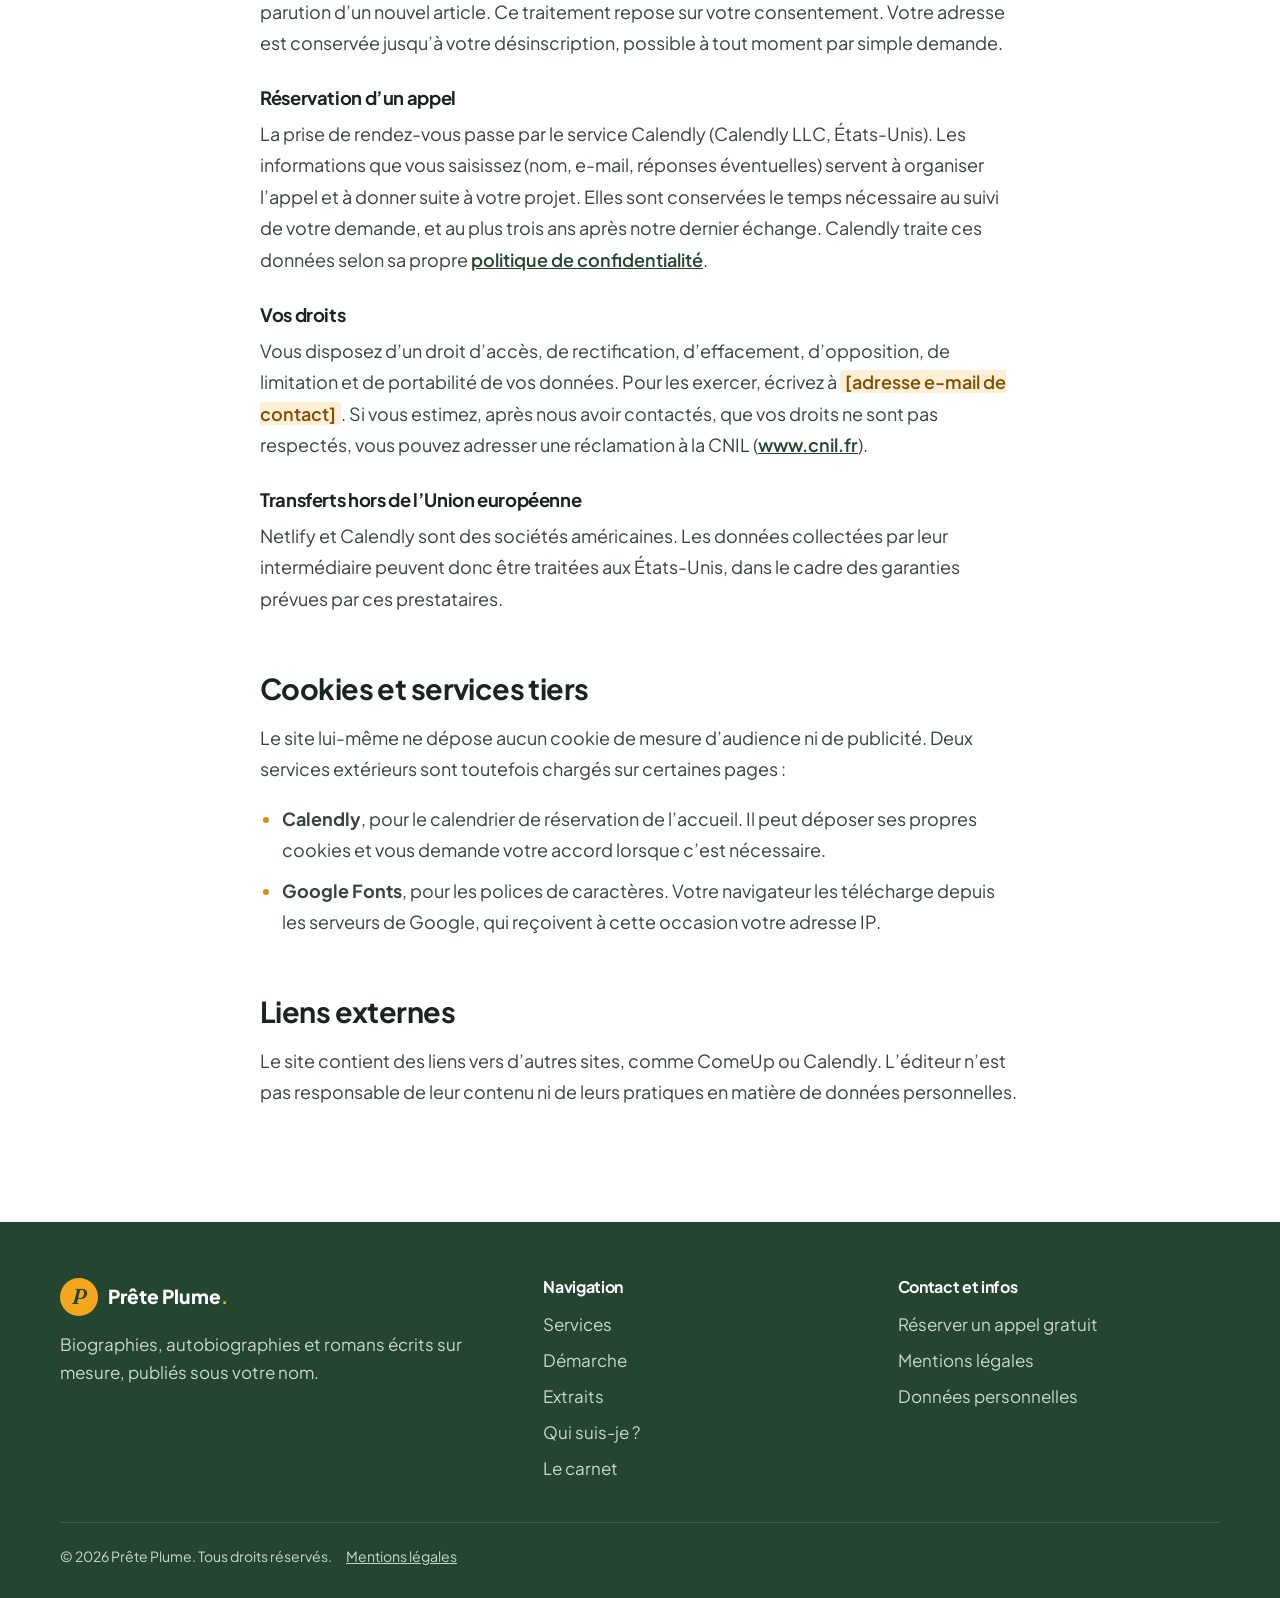
<file: mentions-legales.html>
<!doctype html>
<html lang="fr">
<head>
  <meta charset="utf-8">
  <meta name="viewport" content="width=device-width, initial-scale=1">
  <title>Mentions légales, Prête Plume</title>
  <meta name="description" content="Mentions légales et politique de confidentialité du site Prête Plume.">
  <link rel="icon" href="images/favicon.svg" type="image/svg+xml">
  <link rel="preconnect" href="https://fonts.googleapis.com">
  <link rel="preconnect" href="https://fonts.gstatic.com" crossorigin>
  <link href="https://fonts.googleapis.com/css2?family=Caveat:wght@600&family=Fraunces:ital,wght@0,400;1,400;1,500&family=Plus+Jakarta+Sans:wght@400;500;600;700;800&display=swap" rel="stylesheet">
  <link rel="stylesheet" href="styles.css">
</head>
<body>
  <div class="entete-zone">
    <header class="entete">
      <a class="logo" href="index.html"><span class="logo-rond" aria-hidden="true">P</span><span>Prête Plume<b>.</b></span></a>
      <button class="bouton-menu" type="button" aria-expanded="false" aria-controls="navigation">Menu</button>
      <nav class="navigation" id="navigation" aria-label="Navigation principale">
        <a href="index.html">Accueil</a>
        <a href="index.html#services">Services</a>
        <a href="extraits.html">Extraits</a>
        <a href="qui-suis-je.html">Qui suis-je ?</a>
        <a href="blog.html">Le carnet</a>
        <a class="bouton-nav" href="index.html#contact">Réserver un appel</a>
      </nav>
    </header>
  </div>

  <main>
    <article class="lecture legal">
      <header class="lecture-entete">
        <h1>Mentions légales</h1>
        <p class="lecture-meta">Dernière mise à jour : octobre 2026</p>
      </header>
      <div class="lecture-corps">
<p class="intro">Conformément à la loi n° 2004-575 du 21 juin 2004 pour la confiance dans l’économie numérique (LCEN), voici les informations sur l’éditeur et l’hébergeur de ce site, ainsi que la façon dont vos données personnelles sont traitées.</p>

<h2>Éditeur du site</h2>
<p>Le site Prête Plume est édité par :</p>
<ul>
  <li><strong>Nom :</strong> <mark class="a-completer">[Prénom et nom]</mark></li>
  <li><strong>Statut :</strong> <mark class="a-completer">[par exemple : entrepreneur individuel (micro-entreprise)]</mark></li>
  <li><strong>Numéro SIRET :</strong> <mark class="a-completer">[numéro SIRET, ou équivalent selon votre pays]</mark></li>
  <li><strong>Adresse :</strong> <mark class="a-completer">[adresse postale professionnelle]</mark></li>
  <li><strong>E-mail :</strong> <mark class="a-completer">[adresse e-mail de contact]</mark></li>
</ul>
<p><strong>Directeur de la publication :</strong> <mark class="a-completer">[Prénom et nom]</mark></p>

<h2>Hébergement</h2>
<p>Le site est hébergé par <strong>Netlify, Inc.</strong>, 101 2nd Street, San Francisco, CA 94105, États-Unis. Site : <a href="https://www.netlify.com" target="_blank" rel="noopener">www.netlify.com</a>.</p>

<h2>Propriété intellectuelle</h2>
<p>Les textes (articles, extraits, présentations), les illustrations, le logo et les photos de ce site appartiennent à l’éditeur, sauf mention contraire. Toute reproduction, totale ou partielle, sans autorisation écrite préalable est interdite.</p>
<p>Les extraits présentés dans la rubrique « Mes extraits » sont des textes d’exemple écrits pour le site. Ils ne reprennent aucun livre de client. Les avis clients sont reproduits tels qu’ils ont été publiés sur la plateforme ComeUp et restent la propriété de leurs auteurs.</p>

<h2 id="donnees">Données personnelles</h2>
<p>L’éditeur est responsable des traitements de données personnelles réalisés sur ce site, conformément au Règlement général sur la protection des données (RGPD). Vos données ne sont jamais vendues ni cédées à des tiers.</p>

<h3>Lettre d’information</h3>
<p>Si vous vous inscrivez pour recevoir les nouveaux articles du carnet, votre adresse e-mail est collectée par l’intermédiaire de Netlify Forms. Elle sert uniquement à vous prévenir de la parution d’un nouvel article. Ce traitement repose sur votre consentement. Votre adresse est conservée jusqu’à votre désinscription, possible à tout moment par simple demande.</p>

<h3>Réservation d’un appel</h3>
<p>La prise de rendez-vous passe par le service Calendly (Calendly LLC, États-Unis). Les informations que vous saisissez (nom, e-mail, réponses éventuelles) servent à organiser l’appel et à donner suite à votre projet. Elles sont conservées le temps nécessaire au suivi de votre demande, et au plus trois ans après notre dernier échange. Calendly traite ces données selon sa propre <a href="https://calendly.com/legal/privacy-notice" target="_blank" rel="noopener">politique de confidentialité</a>.</p>

<h3>Vos droits</h3>
<p>Vous disposez d’un droit d’accès, de rectification, d’effacement, d’opposition, de limitation et de portabilité de vos données. Pour les exercer, écrivez à <mark class="a-completer">[adresse e-mail de contact]</mark>. Si vous estimez, après nous avoir contactés, que vos droits ne sont pas respectés, vous pouvez adresser une réclamation à la CNIL (<a href="https://www.cnil.fr" target="_blank" rel="noopener">www.cnil.fr</a>).</p>

<h3>Transferts hors de l’Union européenne</h3>
<p>Netlify et Calendly sont des sociétés américaines. Les données collectées par leur intermédiaire peuvent donc être traitées aux États-Unis, dans le cadre des garanties prévues par ces prestataires.</p>

<h2>Cookies et services tiers</h2>
<p>Le site lui-même ne dépose aucun cookie de mesure d’audience ni de publicité. Deux services extérieurs sont toutefois chargés sur certaines pages :</p>
<ul>
  <li><strong>Calendly</strong>, pour le calendrier de réservation de l’accueil. Il peut déposer ses propres cookies et vous demande votre accord lorsque c’est nécessaire.</li>
  <li><strong>Google Fonts</strong>, pour les polices de caractères. Votre navigateur les télécharge depuis les serveurs de Google, qui reçoivent à cette occasion votre adresse IP.</li>
</ul>

<h2>Liens externes</h2>
<p>Le site contient des liens vers d’autres sites, comme ComeUp ou Calendly. L’éditeur n’est pas responsable de leur contenu ni de leurs pratiques en matière de données personnelles.</p>
</div>
    </article>
  </main>
  <footer class="pied">
    <div class="conteneur">
      <div>
        <a class="logo" href="index.html"><span class="logo-rond" aria-hidden="true">P</span><span>Prête Plume<b>.</b></span></a>
        <p>Biographies, autobiographies et romans écrits sur mesure, publiés sous votre nom.</p>
      </div>
      <div>
        <h3>Navigation</h3>
        <ul><li><a href="index.html#services">Services</a></li><li><a href="index.html#demarche">Démarche</a></li><li><a href="extraits.html">Extraits</a></li><li><a href="qui-suis-je.html">Qui suis-je ?</a></li><li><a href="blog.html">Le carnet</a></li></ul>
      </div>
      <div>
        <h3>Contact et infos</h3>
        <ul><li><a href="index.html#contact">Réserver un appel gratuit</a></li><li><a href="mentions-legales.html">Mentions légales</a></li><li><a href="mentions-legales.html#donnees">Données personnelles</a></li></ul>
      </div>
    </div>
    <p class="pied-bas">© <span class="annee"></span> Prête Plume. Tous droits réservés. <a href="mentions-legales.html">Mentions légales</a></p>
  </footer>
  <script src="script.js"></script>
</body>
</html>
</file>
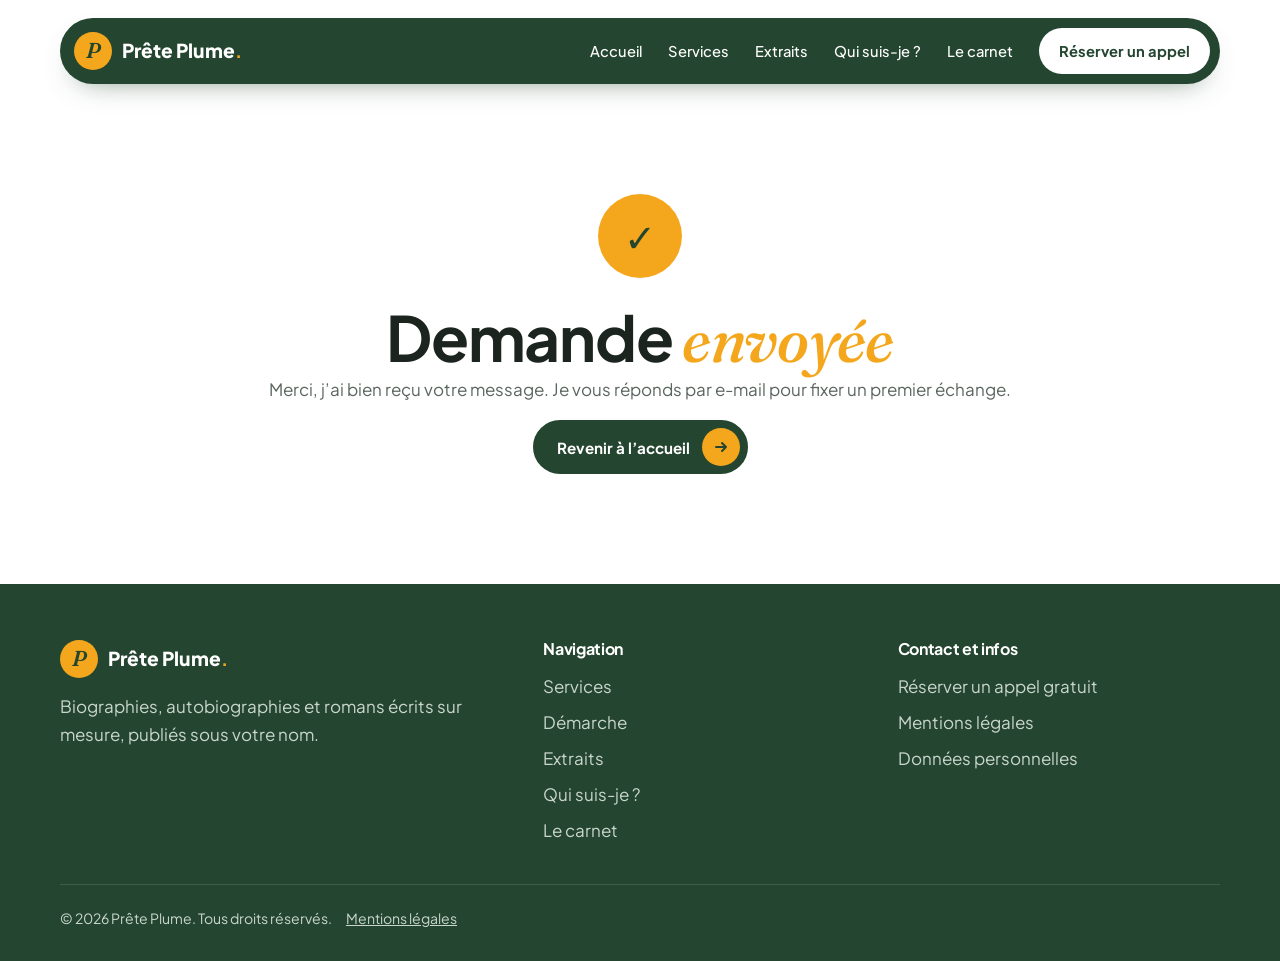
<file: merci.html>
<!doctype html>
<html lang="fr">
<head>
  <meta charset="utf-8">
  <meta name="viewport" content="width=device-width, initial-scale=1">
  <title>Demande envoyée, Prête Plume</title>
  <meta name="robots" content="noindex">
  <link rel="icon" href="images/favicon.svg" type="image/svg+xml">
  <link rel="preconnect" href="https://fonts.googleapis.com">
  <link rel="preconnect" href="https://fonts.gstatic.com" crossorigin>
  <link href="https://fonts.googleapis.com/css2?family=Caveat:wght@600&family=Fraunces:ital,wght@0,400;1,400;1,500&family=Plus+Jakarta+Sans:wght@400;500;600;700;800&display=swap" rel="stylesheet">
  <link rel="stylesheet" href="styles.css">
</head>
<body>
  <div class="entete-zone">
    <header class="entete">
      <a class="logo" href="index.html"><span class="logo-rond" aria-hidden="true">P</span><span>Prête Plume<b>.</b></span></a>
      <button class="bouton-menu" type="button" aria-expanded="false" aria-controls="navigation">Menu</button>
      <nav class="navigation" id="navigation" aria-label="Navigation principale">
        <a href="index.html">Accueil</a>
        <a href="index.html#services">Services</a>
        <a href="extraits.html">Extraits</a>
        <a href="qui-suis-je.html">Qui suis-je ?</a>
        <a href="blog.html">Le carnet</a>
        <a class="bouton-nav" href="index.html#contact">Réserver un appel</a>
      </nav>
    </header>
  </div>

  <main>
    <section class="section merci">
      <div class="conteneur">
        <div class="icone-ok" aria-hidden="true">✓</div>
        <h1>Demande <span class="accent">envoyée</span></h1>
        <p>Merci, j’ai bien reçu votre message. Je vous réponds par e-mail pour fixer un premier échange.</p>
        <a class="bouton" href="index.html">Revenir à l’accueil <span class="rond" aria-hidden="true"><svg viewBox="0 0 16 16" fill="none" stroke="currentColor" stroke-width="2" stroke-linecap="round" stroke-linejoin="round"><path d="M3 8h10M9 4l4 4-4 4"/></svg></span></a>
      </div>
    </section>
  </main>
  <footer class="pied">
    <div class="conteneur">
      <div>
        <a class="logo" href="index.html"><span class="logo-rond" aria-hidden="true">P</span><span>Prête Plume<b>.</b></span></a>
        <p>Biographies, autobiographies et romans écrits sur mesure, publiés sous votre nom.</p>
      </div>
      <div>
        <h3>Navigation</h3>
        <ul><li><a href="index.html#services">Services</a></li><li><a href="index.html#demarche">Démarche</a></li><li><a href="extraits.html">Extraits</a></li><li><a href="qui-suis-je.html">Qui suis-je ?</a></li><li><a href="blog.html">Le carnet</a></li></ul>
      </div>
      <div>
        <h3>Contact et infos</h3>
        <ul><li><a href="index.html#contact">Réserver un appel gratuit</a></li><li><a href="mentions-legales.html">Mentions légales</a></li><li><a href="mentions-legales.html#donnees">Données personnelles</a></li></ul>
      </div>
    </div>
    <p class="pied-bas">© <span class="annee"></span> Prête Plume. Tous droits réservés. <a href="mentions-legales.html">Mentions légales</a></p>
  </footer>
  <script src="script.js"></script>
</body>
</html>
</file>
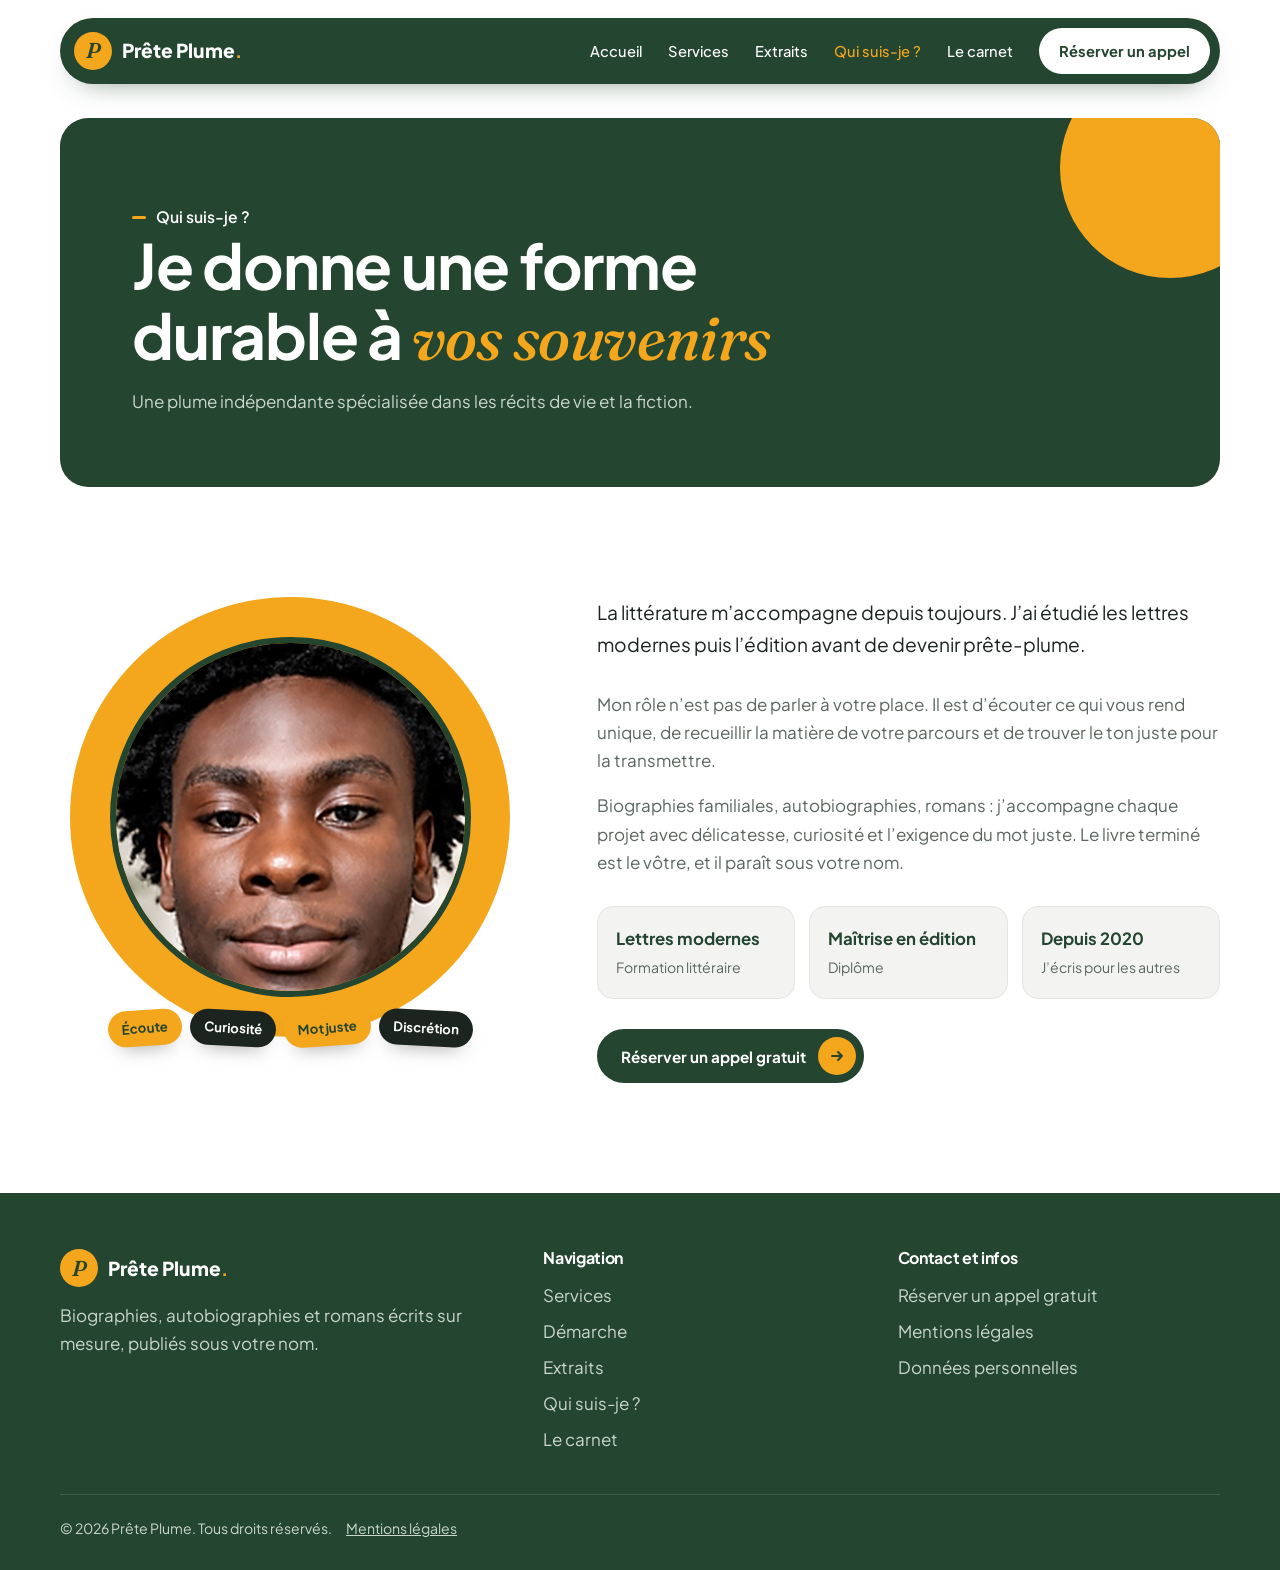
<file: qui-suis-je.html>
<!doctype html>
<html lang="fr">
<head>
  <meta charset="utf-8">
  <meta name="viewport" content="width=device-width, initial-scale=1">
  <title>Qui suis-je ? Prête Plume</title>
  <meta name="description" content="J’ai étudié les lettres modernes et l’édition, et j’écris récits de vie et romans depuis 2020.">
  <link rel="icon" href="images/favicon.svg" type="image/svg+xml">
  <link rel="preconnect" href="https://fonts.googleapis.com">
  <link rel="preconnect" href="https://fonts.gstatic.com" crossorigin>
  <link href="https://fonts.googleapis.com/css2?family=Caveat:wght@600&family=Fraunces:ital,wght@0,400;1,400;1,500&family=Plus+Jakarta+Sans:wght@400;500;600;700;800&display=swap" rel="stylesheet">
  <link rel="stylesheet" href="styles.css">
</head>
<body>
  <div class="entete-zone">
    <header class="entete">
      <a class="logo" href="index.html"><span class="logo-rond" aria-hidden="true">P</span><span>Prête Plume<b>.</b></span></a>
      <button class="bouton-menu" type="button" aria-expanded="false" aria-controls="navigation">Menu</button>
      <nav class="navigation" id="navigation" aria-label="Navigation principale">
        <a href="index.html">Accueil</a>
        <a href="index.html#services">Services</a>
        <a href="extraits.html">Extraits</a>
        <a href="qui-suis-je.html" aria-current="page">Qui suis-je ?</a>
        <a href="blog.html">Le carnet</a>
        <a class="bouton-nav" href="index.html#contact">Réserver un appel</a>
      </nav>
    </header>
  </div>

  <main>
    <section class="bandeau-page" aria-labelledby="titre">
      <p class="surtitre">Qui suis-je ?</p>
      <h1 id="titre">Je donne une forme durable à <span class="accent">vos souvenirs</span></h1>
      <p>Une plume indépendante spécialisée dans les récits de vie et la fiction.</p>
    </section>

    <section class="section">
      <div class="conteneur profil">
        <div class="apropos-visuel">
          <div class="cercle" aria-hidden="true"></div>
          <div class="photo"><img src="images/portrait.jpg" alt="Portrait de l’auteur de Prête Plume" width="480" height="480"></div>
          <div class="nuage" aria-hidden="true"><span>Écoute</span><span>Curiosité</span><span>Mot juste</span><span>Discrétion</span></div>
        </div>
        <div class="profil-texte">
          <p class="chapeau">La littérature m’accompagne depuis toujours. J’ai étudié les lettres modernes puis l’édition avant de devenir prête-plume.</p>
          <p>Mon rôle n’est pas de parler à votre place. Il est d’écouter ce qui vous rend unique, de recueillir la matière de votre parcours et de trouver le ton juste pour la transmettre.</p>
          <p>Biographies familiales, autobiographies, romans : j’accompagne chaque projet avec délicatesse, curiosité et l’exigence du mot juste. Le livre terminé est le vôtre, et il paraît sous votre nom.</p>
          <ul class="parcours">
            <li><strong>Lettres modernes</strong><span>Formation littéraire</span></li>
            <li><strong>Maîtrise en édition</strong><span>Diplôme</span></li>
            <li><strong>Depuis 2020</strong><span>J’écris pour les autres</span></li>
          </ul>
          <a class="bouton" href="index.html#contact">Réserver un appel gratuit <span class="rond" aria-hidden="true"><svg viewBox="0 0 16 16" fill="none" stroke="currentColor" stroke-width="2" stroke-linecap="round" stroke-linejoin="round"><path d="M3 8h10M9 4l4 4-4 4"/></svg></span></a>
        </div>
      </div>
    </section>
  </main>
  <footer class="pied">
    <div class="conteneur">
      <div>
        <a class="logo" href="index.html"><span class="logo-rond" aria-hidden="true">P</span><span>Prête Plume<b>.</b></span></a>
        <p>Biographies, autobiographies et romans écrits sur mesure, publiés sous votre nom.</p>
      </div>
      <div>
        <h3>Navigation</h3>
        <ul><li><a href="index.html#services">Services</a></li><li><a href="index.html#demarche">Démarche</a></li><li><a href="extraits.html">Extraits</a></li><li><a href="qui-suis-je.html">Qui suis-je ?</a></li><li><a href="blog.html">Le carnet</a></li></ul>
      </div>
      <div>
        <h3>Contact et infos</h3>
        <ul><li><a href="index.html#contact">Réserver un appel gratuit</a></li><li><a href="mentions-legales.html">Mentions légales</a></li><li><a href="mentions-legales.html#donnees">Données personnelles</a></li></ul>
      </div>
    </div>
    <p class="pied-bas">© <span class="annee"></span> Prête Plume. Tous droits réservés. <a href="mentions-legales.html">Mentions légales</a></p>
  </footer>
  <script src="script.js"></script>
</body>
</html>
</file>
<file: styles.css>
:root {
  --vert: #24452f;
  --vert-clair: #2f5a3d;
  --jaune: #f4a71d;
  --jaune-fonce: #d98e0f;
  --blanc: #ffffff;
  --gris: #f3f4f1;
  --encre: #1c241f;
  --texte: #5b665f;
  --filet: #e2e5e0;
  --sans: "Plus Jakarta Sans", system-ui, -apple-system, "Segoe UI", sans-serif;
  --serif: "Fraunces", Georgia, serif;
  --main: "Caveat", cursive;
  --large: min(1160px, 100% - 2 * var(--gouttiere));
  --gouttiere: clamp(16px, 4vw, 40px);
}

*, *::before, *::after { box-sizing: border-box; }
html { scroll-behavior: smooth; -webkit-text-size-adjust: 100%; }
body { margin: 0; background: var(--blanc); color: var(--encre); font: 400 1.0625rem/1.65 var(--sans); overflow-x: hidden; }
img { max-width: 100%; display: block; }
h1, h2, h3 { margin: 0; line-height: 1.12; font-weight: 700; letter-spacing: -.02em; text-wrap: balance; }
h1 { font-size: clamp(2.4rem, 5vw, 3.9rem); }
h2 { font-size: clamp(2rem, 3.6vw, 2.9rem); }
h3 { font-size: 1.25rem; }
p { margin: 0 0 1em; }
a { color: inherit; }
:focus-visible { outline: 3px solid var(--jaune); outline-offset: 3px; }

.accent { font-family: var(--serif); font-style: italic; font-weight: 500; color: var(--jaune); letter-spacing: -.01em; }
.conteneur { width: var(--large); margin-inline: auto; }
.visuellement-cache { position: absolute; width: 1px; height: 1px; overflow: hidden; clip: rect(0 0 0 0); white-space: nowrap; }

/* Boutons */

.bouton {
  display: inline-flex; align-items: center; gap: 12px;
  border: 2px solid var(--vert); border-radius: 999px;
  background: var(--vert); color: var(--blanc);
  padding: 6px 6px 6px 22px;
  font: 700 .95rem/1 var(--sans); text-decoration: none; cursor: pointer;
  transition: background .2s, border-color .2s;
}
.bouton .rond {
  display: grid; place-items: center; width: 38px; height: 38px; border-radius: 50%;
  background: var(--jaune); color: var(--vert);
}
.bouton .rond svg { width: 16px; height: 16px; }
.bouton:hover { background: var(--vert-clair); border-color: var(--vert-clair); }
.bouton-contour { background: transparent; color: var(--vert); padding: 14px 24px; }
.bouton-contour:hover { background: var(--vert); color: var(--blanc); }
.bouton-jaune { background: var(--jaune); border-color: var(--jaune); color: var(--vert); }
.bouton-jaune .rond { background: var(--vert); color: var(--jaune); }
.bouton-jaune:hover { background: var(--jaune-fonce); border-color: var(--jaune-fonce); }

/* En-tête */

.entete-zone { padding-top: 18px; position: sticky; top: 0; z-index: 20; }
.entete {
  position: relative; width: var(--large); margin-inline: auto;
  display: flex; align-items: center; justify-content: space-between; gap: 20px;
  background: var(--vert); color: var(--blanc);
  border-radius: 999px; padding: 10px 10px 10px 14px;
  box-shadow: 0 12px 30px -18px rgba(36, 69, 47, .7);
}
.logo { display: inline-flex; align-items: center; gap: 10px; color: var(--blanc); text-decoration: none; font-weight: 800; font-size: 1.2rem; white-space: nowrap; }
.logo-rond { display: grid; place-items: center; width: 38px; height: 38px; border-radius: 50%; background: var(--jaune); color: var(--vert); font: italic 600 1.35rem/1 var(--serif); }
.logo b { color: var(--jaune); }
.navigation { display: flex; align-items: center; gap: 26px; font-size: .92rem; font-weight: 500; }
.navigation a { text-decoration: none; }
.navigation a:not(.bouton-nav):hover, .navigation a[aria-current="page"] { color: var(--jaune); }
.bouton-nav { background: var(--blanc); color: var(--vert); border-radius: 999px; padding: 11px 20px; font-weight: 700; }
.bouton-nav:hover { background: var(--jaune); }
.bouton-menu { display: none; border: 0; border-radius: 999px; background: var(--blanc); color: var(--vert); padding: 10px 18px; font: 700 .92rem var(--sans); cursor: pointer; }

/* Ouverture */

.ouverture { width: var(--large); margin-inline: auto; display: grid; grid-template-columns: 1.05fr .95fr; gap: 40px; align-items: center; padding: clamp(40px, 6vw, 72px) 0 40px; }
.salut {
  position: relative; display: inline-block; margin: 0 0 22px; padding: 6px 14px;
  border: 1.5px solid var(--encre); font: 600 1.5rem/1 var(--main);
}
.salut::before, .salut::after { content: ""; position: absolute; width: 9px; height: 9px; background: var(--jaune); border: 1.5px solid var(--encre); }
.salut::before { top: -5px; left: -5px; }
.salut::after { bottom: -5px; right: -5px; }
.ouverture h1 { max-width: 13em; }
.chapeau { color: var(--texte); max-width: 34em; margin: 22px 0 30px; font-size: 1.1rem; }
.actions { display: flex; flex-wrap: wrap; gap: 14px; align-items: center; }

.visuel { position: relative; width: min(100%, 470px); aspect-ratio: 1; margin-left: auto; }
.visuel .forme { position: absolute; inset: 8% 4% 4% 8%; background: var(--jaune); border-radius: 58% 42% 46% 54% / 52% 48% 52% 48%; }
.visuel .forme-2 { position: absolute; inset: 0 auto auto 0; width: 34%; aspect-ratio: 1; border: 2px dashed var(--vert); border-radius: 50%; }
.visuel .photo { position: absolute; inset: 14% 10% 10% 14%; border-radius: 50%; overflow: hidden; border: 8px solid var(--blanc); box-shadow: 0 30px 60px -30px rgba(28, 36, 31, .55); }
.visuel .photo img { width: 100%; height: 100%; object-fit: cover; }
.pastille {
  position: absolute; display: inline-flex; align-items: center; gap: 8px;
  padding: 10px 18px; border-radius: 999px; font-weight: 700; font-size: .9rem; white-space: nowrap;
  box-shadow: 0 14px 30px -16px rgba(28, 36, 31, .6);
}
.pastille-vert { background: var(--vert); color: var(--blanc); }
.pastille-jaune { background: var(--jaune); color: var(--vert); }
.pastille-blanc { background: var(--blanc); color: var(--vert); }
.visuel .p1 { left: -4%; bottom: 16%; }
.visuel .p2 { right: -2%; top: 52%; }
.visuel .p3 { left: 18%; top: 4%; }

.badge { position: absolute; right: 2%; top: 6%; width: 104px; height: 104px; border-radius: 50%; background: var(--vert); color: var(--blanc); display: grid; place-items: center; text-decoration: none; }
.badge svg.texte-rond { position: absolute; inset: 0; width: 100%; height: 100%; animation: tourne 16s linear infinite; }
.badge .coeur { width: 40px; height: 40px; border-radius: 50%; background: var(--jaune); color: var(--vert); display: grid; place-items: center; }
.badge .coeur svg { width: 16px; height: 16px; }
@keyframes tourne { to { transform: rotate(360deg); } }

/* Bandeau défilant */

.bandeau { position: relative; margin: 40px 0 0; padding: 26px 0 34px; }
.bandeau::before { content: ""; position: absolute; inset: 22px 0 0; background: var(--vert); transform: skewY(-1.4deg); }
.bandeau-piste { position: relative; background: var(--jaune); transform: skewY(1deg); overflow: hidden; padding: 18px 0; }
.bandeau-ruban { display: flex; width: max-content; gap: 40px; animation: defile 34s linear infinite; }
.bandeau-ruban span { display: inline-flex; align-items: center; gap: 40px; font-weight: 800; font-size: clamp(1.2rem, 2.2vw, 1.7rem); color: var(--encre); white-space: nowrap; }
.bandeau-ruban span::after { content: "✳"; color: var(--vert); font-weight: 400; }
@keyframes defile { to { transform: translateX(-50%); } }

/* Sections */

.section { padding: clamp(64px, 9vw, 110px) 0; }
.section-entete { display: flex; justify-content: space-between; align-items: end; gap: 24px; flex-wrap: wrap; margin-bottom: 44px; }
.section-entete.centre { flex-direction: column; align-items: center; text-align: center; }
.section-entete p { color: var(--texte); max-width: 34em; margin: 14px 0 0; }
.surtitre { display: inline-flex; align-items: center; gap: 10px; margin: 0 0 10px; font-weight: 600; font-size: .98rem; }
.surtitre::before { content: ""; width: 14px; height: 3px; border-radius: 2px; background: var(--jaune); }

.cartes { display: grid; grid-template-columns: repeat(3, 1fr); gap: 22px; }
.carte { display: flex; flex-direction: column; background: var(--gris); border: 1px solid var(--filet); border-radius: 18px; padding: 28px; transition: background .25s, color .25s, transform .25s; }
.carte .icone { display: grid; place-items: center; width: 62px; height: 62px; border-radius: 50%; background: var(--blanc); margin-bottom: 22px; }
.carte .icone svg { width: 30px; height: 30px; }
.carte h3 { margin-bottom: 10px; }
.carte p { color: var(--texte); font-size: .98rem; }
.carte .lien { margin-top: auto; font-weight: 700; font-size: .95rem; color: var(--vert); text-decoration: none; display: inline-flex; gap: 8px; align-items: center; }
.carte .lien svg { width: 16px; height: 16px; color: var(--jaune-fonce); }
.carte:hover { background: var(--vert); color: var(--blanc); transform: translateY(-4px); }
.carte:hover p { color: #c9d6cd; }
.carte:hover .lien { color: var(--jaune); }

.etapes { list-style: none; margin: 0; padding: 0; display: grid; grid-template-columns: repeat(3, 1fr); gap: 22px; counter-reset: etape; }
.etapes li { counter-increment: etape; position: relative; padding: 30px 28px 28px; border-radius: 18px; background: var(--blanc); border: 1px solid var(--filet); }
.etapes li::before { content: counter(etape); display: grid; place-items: center; width: 52px; height: 52px; border-radius: 50%; background: var(--jaune); color: var(--vert); font: 800 1.35rem/1 var(--sans); margin-bottom: 20px; }
.etapes h3 { margin-bottom: 8px; }
.etapes p { color: var(--texte); margin: 0; font-size: .98rem; }
.demarche { background: var(--gris); }

/* À propos */

.apropos { background: var(--vert); color: var(--blanc); overflow: hidden; }
.apropos .conteneur { display: grid; grid-template-columns: .9fr 1.1fr; gap: clamp(40px, 6vw, 90px); align-items: center; }
.apropos .surtitre { color: var(--blanc); }
.apropos p { color: #c9d6cd; }
.apropos-visuel { position: relative; width: min(100%, 440px); aspect-ratio: 1; margin-inline: auto; }
.apropos-visuel .cercle { position: absolute; inset: 0; border-radius: 50%; background: var(--jaune); }
.apropos-visuel .photo { position: absolute; inset: 9%; border-radius: 50%; overflow: hidden; border: 6px solid var(--vert); }
.apropos-visuel .photo img { width: 100%; height: 100%; object-fit: cover; }
.nuage { position: absolute; left: 0; right: 0; bottom: -2%; display: flex; flex-wrap: wrap; justify-content: center; gap: 8px; padding: 0 6%; }
.nuage span { padding: 7px 14px; border-radius: 999px; font-weight: 700; font-size: .82rem; box-shadow: 0 10px 20px -12px rgba(0, 0, 0, .5); }
.nuage span:nth-child(odd) { background: var(--jaune); color: var(--vert); transform: rotate(-4deg); }
.nuage span:nth-child(even) { background: var(--encre); color: var(--blanc); transform: rotate(3deg); }

.chiffres { display: grid; grid-template-columns: repeat(3, 1fr); gap: 18px; margin: 30px 0 34px; padding: 0; list-style: none; }
.chiffres strong { display: block; font-size: clamp(1.7rem, 3vw, 2.2rem); color: var(--jaune); line-height: 1.1; }
.chiffres span { font-size: .9rem; color: #c9d6cd; }
.signature { font: 600 2.1rem/1 var(--main); color: var(--jaune); margin-left: 20px; }
.apropos .actions { align-items: center; }

/* Carnet */

.articles { display: grid; grid-template-columns: repeat(4, 1fr); gap: 22px; }
.article { border-radius: 18px; overflow: hidden; background: var(--blanc); border: 1px solid var(--filet); display: flex; flex-direction: column; }
.article img { aspect-ratio: 400 / 260; width: 100%; object-fit: cover; }
.article div { padding: 20px 22px 24px; }
.article .categorie { display: inline-block; font-size: .78rem; font-weight: 700; color: var(--vert); background: #fdf0d6; border-radius: 999px; padding: 4px 12px; margin-bottom: 12px; }
.article h3, .article .h3 { font-size: 1.08rem; margin-bottom: 8px; }
.article p { color: var(--texte); font-size: .93rem; margin: 0; }
.article .bientot { display: block; margin-top: 14px; font-size: .85rem; font-weight: 600; color: var(--jaune-fonce); }
.carnet-page .articles { grid-template-columns: repeat(2, 1fr); }

/* Contact */

.contact { background: var(--gris); }
.contact-boite { display: grid; grid-template-columns: .9fr 1.1fr; border-radius: 28px; overflow: hidden; background: var(--blanc); border: 1px solid var(--filet); }
.contact-infos { position: relative; background: var(--vert); color: var(--blanc); padding: clamp(32px, 5vw, 56px); overflow: hidden; }
.contact-infos::after { content: ""; position: absolute; right: -80px; bottom: -80px; width: 240px; height: 240px; border-radius: 50%; background: var(--jaune); }
.contact-infos p { color: #c9d6cd; position: relative; z-index: 1; }
.contact-infos .surtitre { color: var(--blanc); }
.contact-infos h2 { position: relative; z-index: 1; }
.engagements { list-style: none; padding: 0; margin: 26px 0 0; display: grid; gap: 12px; position: relative; z-index: 1; }
.engagements li { display: flex; gap: 12px; align-items: center; font-weight: 600; }
.engagements li::before { content: "✓"; display: grid; place-items: center; width: 28px; height: 28px; flex: none; border-radius: 50%; background: var(--jaune); color: var(--vert); font-weight: 800; }

.formulaire { padding: clamp(28px, 5vw, 56px); display: grid; grid-template-columns: 1fr 1fr; gap: 18px; }
.champ { display: flex; flex-direction: column; gap: 7px; font-weight: 600; font-size: .92rem; }
.champ.large, .formulaire .large { grid-column: 1 / -1; }
.facultatif { color: var(--texte); font-weight: 400; }
input[type="text"], input[type="email"], input[type="tel"], select, textarea {
  width: 100%; border: 1.5px solid var(--filet); border-radius: 12px; background: var(--gris);
  padding: 13px 15px; font: 400 1rem/1.4 var(--sans); color: var(--encre);
}
input:focus, select:focus, textarea:focus { outline: none; border-color: var(--vert); background: var(--blanc); box-shadow: 0 0 0 4px rgba(244, 167, 29, .3); }
textarea { min-height: 140px; resize: vertical; }
.formulaire .bouton { justify-self: start; }
.statut { margin: 0; font-weight: 600; min-height: 1.6em; }
.statut.erreur { color: #b42318; }
.statut.envoye { color: #1f7a45; }
.statut a { color: inherit; }

/* Pages intérieures */

.bandeau-page { width: var(--large); margin: 34px auto 0; border-radius: 28px; background: var(--vert); color: var(--blanc); padding: clamp(40px, 6vw, 72px); position: relative; overflow: hidden; }
.bandeau-page::after { content: ""; position: absolute; right: -60px; top: -60px; width: 220px; height: 220px; border-radius: 50%; background: var(--jaune); }
.bandeau-page p { color: #c9d6cd; max-width: 34em; margin: 14px 0 0; position: relative; z-index: 1; }
.bandeau-page h1 { position: relative; z-index: 1; max-width: 14em; }
.bandeau-page .surtitre { color: var(--blanc); position: relative; z-index: 1; }

.profil { display: grid; grid-template-columns: .85fr 1.15fr; gap: clamp(40px, 6vw, 90px); align-items: start; }
.profil-texte p { color: var(--texte); }
.profil-texte .chapeau { color: var(--encre); font-size: 1.2rem; margin-top: 0; }
.parcours { list-style: none; padding: 0; margin: 30px 0; display: grid; grid-template-columns: repeat(3, 1fr); gap: 14px; }
.parcours li { background: var(--gris); border-radius: 16px; padding: 18px; border: 1px solid var(--filet); }
.parcours strong { display: block; color: var(--vert); font-size: 1.05rem; }
.parcours span { font-size: .88rem; color: var(--texte); }

.merci { text-align: center; }
.merci .icone-ok { width: 84px; height: 84px; margin: 0 auto 24px; border-radius: 50%; background: var(--jaune); color: var(--vert); display: grid; place-items: center; font-size: 2.4rem; font-weight: 800; }
.merci p { color: var(--texte); }

/* Pied de page */

.pied { background: var(--vert); color: #c9d6cd; padding: 56px 0 30px; margin-top: 0; }
.pied .conteneur { display: grid; grid-template-columns: 1.4fr 1fr 1fr; gap: 32px; }
.pied h3 { color: var(--blanc); font-size: 1rem; margin-bottom: 14px; }
.pied ul { list-style: none; padding: 0; margin: 0; display: grid; gap: 8px; }
.pied a { text-decoration: none; }
.pied a:hover { color: var(--jaune); }
.pied .logo { margin-bottom: 14px; }
.pied-bas { width: var(--large); margin: 40px auto 0; padding-top: 22px; border-top: 1px solid #3b6047; font-size: .88rem; }

/* Responsive */

@media (max-width: 1000px) {
  .articles { grid-template-columns: repeat(2, 1fr); }
}

@media (max-width: 860px) {
  .bouton-menu { display: block; }
  .navigation {
    display: none; position: absolute; top: calc(100% + 10px); left: 0; right: 0;
    flex-direction: column; align-items: stretch; gap: 4px;
    background: var(--vert); border-radius: 24px; padding: 14px;
    box-shadow: 0 20px 40px -20px rgba(0, 0, 0, .6);
  }
  .navigation a { padding: 12px 14px; border-radius: 12px; }
  .navigation.ouverte { display: flex; }
  .bouton-nav { text-align: center; margin-top: 6px; }

  .ouverture, .apropos .conteneur, .contact-boite, .profil { grid-template-columns: 1fr; }
  .visuel { margin: 10px auto 0; width: min(100%, 400px); }
  .cartes, .etapes { grid-template-columns: 1fr; }
  .pied .conteneur { grid-template-columns: 1fr 1fr; }
  .pied .conteneur > div:first-child { grid-column: 1 / -1; }
}

@media (max-width: 560px) {
  .articles, .carnet-page .articles, .formulaire, .parcours { grid-template-columns: 1fr; }
  .chiffres { grid-template-columns: 1fr 1fr 1fr; gap: 10px; }
  .chiffres strong { font-size: 1.4rem; }
  .badge { width: 84px; height: 84px; }
  .visuel .p1 { left: 0; }
  .visuel .p2 { right: 0; }
  .pastille { font-size: .8rem; padding: 8px 14px; }
  .entete { padding-left: 10px; }
  .logo { font-size: 1.05rem; }
  .signature { display: none; }
}

@media (prefers-reduced-motion: reduce) {
  html { scroll-behavior: auto; }
  .bandeau-ruban, .badge svg.texte-rond { animation: none; }
  .carte, .bouton { transition: none; }
  .carte:hover { transform: none; }
}

/* Cartes d'articles cliquables */

a.article { color: inherit; text-decoration: none; transition: transform .25s, box-shadow .25s; }
a.article:hover { transform: translateY(-4px); box-shadow: 0 24px 40px -28px rgba(28, 36, 31, .5); }
.article .lire { display: block; margin-top: 14px; font-size: .85rem; font-weight: 700; color: var(--vert); }
a.article:hover .lire { color: var(--jaune-fonce); }

/* Page d'article */

.lecture { width: min(760px, 100% - 2 * var(--gouttiere)); margin: 0 auto; padding: clamp(40px, 6vw, 72px) 0 clamp(56px, 8vw, 96px); }
.retour { display: inline-block; font-weight: 600; font-size: .95rem; color: var(--vert); margin-bottom: 28px; }
.lecture-meta { display: flex; align-items: center; gap: 12px; color: var(--texte); font-size: .9rem; margin: 0 0 16px; }
.lecture-meta .categorie { font-size: .78rem; font-weight: 700; color: var(--vert); background: #fdf0d6; border-radius: 999px; padding: 4px 12px; }
.lecture h1 { font-size: clamp(2.1rem, 4.6vw, 3.2rem); }
.lecture-image { width: 100%; border-radius: 22px; margin: 36px 0 40px; aspect-ratio: 400 / 260; object-fit: cover; }
.lecture-corps { font-size: 1.125rem; line-height: 1.75; }
.lecture-corps .intro { font-size: 1.28rem; line-height: 1.6; color: var(--encre); font-weight: 500; }
.lecture-corps p { color: #39433d; }
.lecture-corps h2 { font-size: clamp(1.45rem, 2.6vw, 1.8rem); margin: 2em 0 .6em; }
.lecture-corps ul { padding-left: 1.2em; margin: 0 0 1.2em; color: #39433d; }
.lecture-corps li { margin-bottom: .5em; }
.lecture-corps li::marker { color: var(--jaune-fonce); }
.tableau-defilant { overflow-x: auto; margin: 0 0 1.4em; }
.lecture-corps table { width: 100%; border-collapse: collapse; font-size: 1rem; min-width: 480px; }
.lecture-corps th, .lecture-corps td { text-align: left; padding: 12px 14px; border-bottom: 1px solid var(--filet); vertical-align: top; }
.lecture-corps thead th { background: var(--vert); color: var(--blanc); }
.lecture-corps tbody th { font-weight: 700; color: var(--vert); }
.lecture-appel { position: relative; overflow: hidden; margin-top: 56px; padding: clamp(28px, 5vw, 44px); border-radius: 24px; background: var(--vert); color: var(--blanc); }
.lecture-appel::after { content: ""; position: absolute; right: -50px; bottom: -50px; width: 160px; height: 160px; border-radius: 50%; background: var(--jaune); opacity: .9; }
.lecture-appel h2 { font-size: clamp(1.6rem, 3vw, 2.1rem); position: relative; z-index: 1; }
.lecture-appel p { color: #c9d6cd; margin: 12px 0 24px; position: relative; z-index: 1; }
.lecture-appel .bouton { position: relative; z-index: 1; }
.lecture-suite { background: var(--gris); }
.lecture-suite h2 { margin-bottom: 32px; }
.lecture-suite .articles { grid-template-columns: repeat(2, 1fr); }

@media (max-width: 560px) {
  .lecture-suite .articles { grid-template-columns: 1fr; }
}

@media (prefers-reduced-motion: reduce) {
  a.article { transition: none; }
  a.article:hover { transform: none; }
}

/* Avis clients : deux rangées qui défilent en sens inverse */

.avis { overflow: hidden; }
.avis .section-entete a { color: var(--vert); font-weight: 600; }
.defile {
  --duree: 40s;
  overflow: hidden;
  padding: 10px 0;
  -webkit-mask-image: linear-gradient(90deg, transparent, #000 15%, #000 85%, transparent);
  mask-image: linear-gradient(90deg, transparent, #000 15%, #000 85%, transparent);
}
.defile-piste { display: flex; gap: 20px; width: max-content; animation: defile-avis var(--duree, 40s) linear infinite; }
.defile-inverse .defile-piste { animation-direction: reverse; }
.defile:hover .defile-piste, .defile:focus-within .defile-piste { animation-play-state: paused; }
@keyframes defile-avis { to { transform: translateX(calc(-50% - 10px)); } }

.avis-carte { width: 320px; flex: none; margin: 0; padding: 22px; border-radius: 18px; background: var(--blanc); border: 1px solid var(--filet); }
.avis-tete { display: flex; align-items: center; gap: 12px; margin-bottom: 12px; }
.avis-initiale { display: grid; place-items: center; width: 42px; height: 42px; flex: none; border-radius: 50%; background: var(--vert); color: var(--jaune); font-weight: 800; }
.avis-tete figcaption { display: flex; flex-direction: column; line-height: 1.3; min-width: 0; }
.avis-tete strong { font-size: .95rem; }
.avis-tete figcaption time { font-size: .8rem; color: var(--texte); }
.avis-carte blockquote { margin: 0; font-size: .95rem; color: #39433d; display: -webkit-box; -webkit-line-clamp: 4; -webkit-box-orient: vertical; overflow: hidden; }

@media (max-width: 560px) {
  .avis-carte { width: 270px; }
}

@media (prefers-reduced-motion: reduce) {
  .defile { overflow-x: auto; -webkit-mask-image: none; mask-image: none; }
  .defile-piste { animation: none; padding: 0 var(--gouttiere); }
}

/* Extraits : des pages de livre */

.extraits { background: var(--blanc); }
.pages-livre { display: grid; grid-template-columns: repeat(3, 1fr); gap: 26px; }
.page-livre {
  position: relative; display: flex; flex-direction: column;
  padding: 34px 30px 28px; border-radius: 4px 18px 18px 4px;
  background: #fffdf7; color: var(--encre); text-decoration: none;
  border: 1px solid #ece6d6; border-left: 6px solid var(--vert);
  box-shadow: 6px 6px 0 -1px #fffdf7, 6px 6px 0 0 #ece6d6;
  transition: transform .25s;
}
.page-livre:nth-child(2) { border-left-color: var(--jaune); }
.page-genre { align-self: flex-start; font: 700 .78rem/1 var(--sans); color: var(--vert); background: #fdf0d6; border-radius: 999px; padding: 6px 12px; margin-bottom: 18px; }
.page-livre h3 { font: italic 500 1.5rem/1.2 var(--serif); letter-spacing: 0; margin-bottom: 14px; }
.page-livre p { font: 400 1.05rem/1.7 var(--serif); color: #3d4640; }
.page-livre p::before { content: "« "; color: var(--jaune-fonce); }
.page-livre p::after { content: " »"; color: var(--jaune-fonce); }
.page-lire { margin-top: auto; padding-top: 14px; font-weight: 700; font-size: .92rem; color: var(--vert); }
.page-livre:hover { transform: translateY(-4px) rotate(-.4deg); }
.page-livre:hover .page-lire { color: var(--jaune-fonce); }

.sommaire-extraits { width: var(--large); margin: 0 auto 48px; display: flex; flex-wrap: wrap; justify-content: center; gap: 10px; }
.sommaire-extraits a { padding: 10px 20px; border-radius: 999px; border: 1.5px solid var(--vert); color: var(--vert); font-weight: 700; text-decoration: none; }
.sommaire-extraits a:hover { background: var(--vert); color: var(--blanc); }

.extrait {
  width: min(760px, 100% - 2 * var(--gouttiere)); margin: 0 auto 56px;
  padding: clamp(28px, 6vw, 64px); border-radius: 6px 22px 22px 6px;
  background: #fffdf7; border: 1px solid #ece6d6; border-left: 8px solid var(--vert);
  box-shadow: 8px 8px 0 -1px #fffdf7, 8px 8px 0 0 #ece6d6;
  scroll-margin-top: 110px;
}
.extrait:nth-of-type(2) { border-left-color: var(--jaune); }
.extrait-entete { text-align: center; margin-bottom: 34px; display: flex; flex-direction: column; align-items: center; }
.extrait-entete .page-genre { align-self: center; }
.extrait-entete h2 { font: italic 500 clamp(1.8rem, 4vw, 2.5rem)/1.15 var(--serif); letter-spacing: 0; }
.extrait-entete p { margin: 12px 0 0; color: var(--texte); font-size: .92rem; }
.extrait-entete::after { content: "✳"; color: var(--jaune-fonce); margin-top: 20px; }
.extrait-texte p { font: 400 1.16rem/1.85 var(--serif); color: #2f3832; text-indent: 1.5em; margin: 0 0 .9em; hyphens: auto; }
.extrait-texte p:first-child { text-indent: 0; }
.extrait-texte p:first-child::first-letter { float: left; font: 500 3.6em/.8 var(--serif); color: var(--vert); padding: .08em .1em 0 0; }
.extraits-appel { width: min(760px, 100% - 2 * var(--gouttiere)); margin: 0 auto; }

/* Questions fréquentes */

.faq { background: var(--gris); }
.faq-grille { display: grid; grid-template-columns: .8fr 1.2fr; gap: clamp(32px, 6vw, 80px); align-items: start; }
.faq-grille > div:first-child p:last-child { color: var(--texte); margin-top: 16px; }
.questions { display: grid; gap: 12px; }
.question { background: var(--blanc); border: 1px solid var(--filet); border-radius: 16px; }
.question summary {
  list-style: none; cursor: pointer; padding: 20px 60px 20px 22px; position: relative;
  font-weight: 700; font-size: 1.02rem;
}
.question summary::-webkit-details-marker { display: none; }
.question summary::after {
  content: "+"; position: absolute; right: 16px; top: 50%; transform: translateY(-50%);
  width: 32px; height: 32px; border-radius: 50%; display: grid; place-items: center;
  background: var(--jaune); color: var(--vert); font-weight: 800; font-size: 1.2rem; transition: transform .2s;
}
.question[open] summary::after { content: "−"; background: var(--vert); color: var(--jaune); }
.question p { margin: 0; padding: 0 22px 22px; color: var(--texte); }

@media (max-width: 860px) {
  .pages-livre, .faq-grille { grid-template-columns: 1fr; }
}

@media (prefers-reduced-motion: reduce) {
  .page-livre { transition: none; }
  .page-livre:hover { transform: none; }
}

/* Formules */

.formules { background: var(--blanc); }
.formules-grille { display: grid; grid-template-columns: repeat(3, 1fr); gap: 22px; align-items: stretch; }
.formule { display: flex; flex-direction: column; padding: 32px 28px; border-radius: 22px; background: var(--gris); border: 1px solid var(--filet); }
.formule h3 { font-size: 1.45rem; }
.formule-sous { color: var(--texte); margin: 8px 0 18px; }
.formule-prix { font: italic 500 2rem/1 var(--serif); color: var(--vert); margin: 0 0 22px; padding-bottom: 22px; border-bottom: 1px solid var(--filet); }
.formule-liste { list-style: none; padding: 0; margin: 0 0 28px; display: grid; gap: 10px; font-size: .95rem; }
.formule-liste li { display: flex; gap: 10px; align-items: flex-start; }
.formule-liste li::before { content: "✓"; flex: none; display: grid; place-items: center; width: 22px; height: 22px; border-radius: 50%; background: var(--jaune); color: var(--vert); font-weight: 800; font-size: .75rem; margin-top: 2px; }
.formule .bouton { margin-top: auto; align-self: flex-start; }
.formule-vedette { background: var(--vert); color: var(--blanc); border-color: var(--vert); transform: translateY(-10px); box-shadow: 0 30px 50px -30px rgba(36, 69, 47, .8); }
.formule-vedette .formule-sous, .formule-vedette .formule-liste { color: #c9d6cd; }
.formule-vedette .formule-prix { color: var(--jaune); border-color: #3b6047; }

/* Citation mise en avant */

.citation { background: var(--jaune); padding: clamp(56px, 8vw, 96px) 0; position: relative; overflow: hidden; }
.citation .conteneur { position: relative; max-width: 900px; text-align: center; }
.citation-guillemet { position: absolute; left: 50%; top: -.35em; transform: translateX(-50%); font: italic 500 12rem/1 var(--serif); color: var(--vert); opacity: .15; pointer-events: none; }
.citation blockquote { margin: 0; position: relative; }
.citation blockquote p { font: italic 500 clamp(1.5rem, 3.2vw, 2.3rem)/1.35 var(--serif); color: var(--vert); margin: 0 0 24px; }
.citation footer { font-size: .95rem; color: var(--vert); }

/* Réalisations */

.realisations { background: var(--blanc); }
.realisations-grille { display: grid; grid-template-columns: repeat(5, 1fr); gap: 18px; }
.realisation { padding: 26px 22px; border-radius: 18px; background: var(--gris); border: 1px solid var(--filet); }
.realisation-icone { display: grid; place-items: center; width: 52px; height: 52px; border-radius: 14px; background: var(--vert); color: var(--jaune); margin-bottom: 18px; }
.realisation-icone svg { width: 26px; height: 26px; }
.realisation h3 { font-size: 1.08rem; margin-bottom: 8px; }
.realisation p { color: var(--texte); font-size: .93rem; margin: 0; }
.realisation-chiffre { background: var(--jaune); border-color: var(--jaune); display: flex; flex-direction: column; justify-content: center; }
.realisation-chiffre strong { font: italic 500 3.6rem/1 var(--serif); color: var(--vert); }
.realisation-chiffre span { color: var(--vert); font-weight: 600; margin: 8px 0 14px; }
.realisation-chiffre a { color: var(--vert); font-weight: 700; }

/* Lettre d'information */

.lettre { padding: 0 0 clamp(64px, 9vw, 110px); }
.lettre-boite { display: grid; grid-template-columns: 1fr 1fr; gap: 32px; align-items: center; padding: clamp(32px, 5vw, 52px); border-radius: 28px; background: var(--vert); color: var(--blanc); position: relative; overflow: hidden; }
.lettre-boite::before { content: ""; position: absolute; left: -70px; bottom: -70px; width: 200px; height: 200px; border-radius: 50%; border: 2px dashed rgba(244, 167, 29, .5); }
.lettre-boite h2 { font-size: clamp(1.6rem, 3vw, 2.2rem); }
.lettre-boite p { color: #c9d6cd; margin: 12px 0 0; }
.lettre-formulaire { display: flex; flex-wrap: wrap; gap: 12px; position: relative; }
.lettre-formulaire input[type="email"] { flex: 1 1 220px; border-radius: 999px; border-color: transparent; background: var(--blanc); padding: 15px 20px; }
.lettre-formulaire .statut { flex-basis: 100%; margin: 0; }
.lettre-formulaire .statut.envoye { color: var(--jaune); }
.lettre-formulaire .statut.erreur { color: #ffb4a8; }

@media (max-width: 1000px) {
  .realisations-grille { grid-template-columns: repeat(2, 1fr); }
}

@media (max-width: 860px) {
  .formules-grille, .lettre-boite { grid-template-columns: 1fr; }
  .formule-vedette { transform: none; }
}

@media (max-width: 560px) {
  .realisations-grille { grid-template-columns: 1fr; }
  .citation-guillemet { font-size: 8rem; }
}
.lettre-formulaire .bouton { padding: 15px 28px; justify-content: center; }
@media (max-width: 560px) { .lettre-formulaire .bouton { flex: 1 1 100%; } }

/* Réservation d'un appel (Calendly) */

.reservation { display: flex; flex-direction: column; padding: 12px; min-width: 0; }
.calendly-inline-widget { min-width: 280px; height: 700px; }
.reservation-secours { margin: 8px 0 4px; text-align: center; font-size: .9rem; color: var(--texte); }
.reservation-secours a { color: var(--vert); font-weight: 700; }

@media (max-width: 860px) {
  .calendly-inline-widget { height: 1000px; }
}

/* Article illustré par un visuel carré */

.lecture-image-carree { aspect-ratio: 1; width: 100%; height: auto; max-width: 560px; margin-inline: auto; display: block; box-shadow: 0 30px 60px -36px rgba(28, 36, 31, .45); }
.article img.vignette-carree { object-position: center 18%; }

/* Mentions légales */

.legal .lecture-corps h3 { font-size: 1.15rem; margin: 1.6em 0 .5em; }
.legal .lecture-corps a { color: var(--vert); font-weight: 600; }
.a-completer { background: #fdf0d6; color: #8a4b00; padding: 0 .3em; border-radius: 4px; font-weight: 600; }
.pied-bas a { margin-left: 12px; text-decoration: underline; }
.lettre-boite p a { color: var(--jaune); }
</file>
